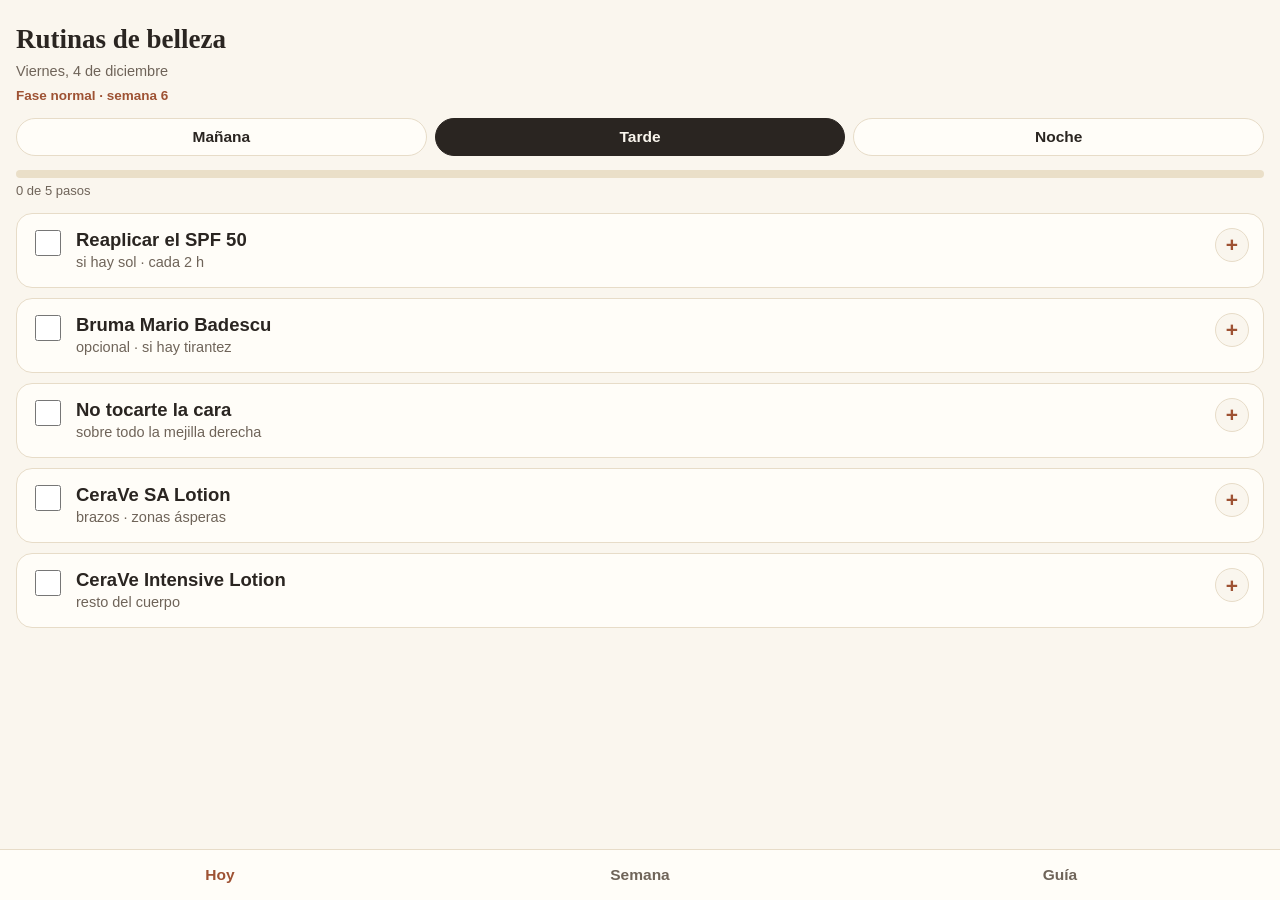
<file: belleza/index.html>
<!DOCTYPE html>
<html lang="es">
<head>
<meta charset="utf-8">
<meta name="viewport" content="width=device-width, initial-scale=1, viewport-fit=cover">
<title>Rutinas de belleza</title>
<meta name="theme-color" content="#2A2521">
<meta name="apple-mobile-web-app-capable" content="yes">
<meta name="mobile-web-app-capable" content="yes">
<meta name="apple-mobile-web-app-status-bar-style" content="default">
<meta name="apple-mobile-web-app-title" content="Belleza">
<link rel="manifest" href="manifest.webmanifest">
<link rel="icon" href="icon.svg" type="image/svg+xml">
<link rel="apple-touch-icon" href="icon.svg">
<style>
:root{--marfil:#FAF6EE;--papel:#FFFDF8;--arena:#EADFC8;--terra:#C06B47;--terra2:#9E5233;--carbon:#2A2521;--suave:#6f6459;--linea:#e7dcc8;--ok:#4d7c4d}
*{box-sizing:border-box;-webkit-tap-highlight-color:transparent}
html,body{margin:0;padding:0}
body{background:var(--marfil);color:var(--carbon);font-family:-apple-system,BlinkMacSystemFont,"Segoe UI",Roboto,sans-serif;font-size:17px;line-height:1.45;padding:18px 16px 90px}
h1{font-family:Georgia,"Times New Roman",serif;font-weight:600;font-size:27px;margin:2px 0 2px}
.sub{color:var(--suave);font-size:14.5px;margin:0 0 4px}
.fase{color:var(--terra2);font-size:13.5px;font-weight:600;margin:0 0 12px}
.tabs{display:flex;gap:8px;margin:10px 0 14px}
.tabs button{flex:1;border:1px solid var(--linea);background:var(--papel);color:var(--carbon);border-radius:999px;padding:9px 0;font-size:15.5px;font-weight:600}
.tabs button.on{background:var(--carbon);color:var(--marfil);border-color:var(--carbon)}
.prog{height:8px;background:var(--arena);border-radius:99px;overflow:hidden;margin:8px 0 4px}
.prog i{display:block;height:100%;background:var(--terra);width:0;transition:width .25s}
.progtxt{font-size:13px;color:var(--suave);margin:0 0 12px}
.step{display:flex;gap:12px;align-items:flex-start;background:var(--papel);border:1px solid var(--linea);border-radius:16px;padding:14px 14px;margin:0 0 10px}
.step input{width:26px;height:26px;accent-color:var(--ok);flex:0 0 auto;margin-top:2px}
.step .tx{flex:1;min-width:0}
.step .n{font-size:18.5px;font-weight:650;line-height:1.25}
.step.done .n{color:var(--suave);text-decoration:line-through}
.step .c{color:var(--suave);font-size:14.5px;margin-top:1px}
.step .d{display:none;margin-top:8px;font-size:15px;color:#463d33;background:var(--marfil);border:1px solid var(--linea);border-radius:12px;padding:10px 12px}
.step.open .d{display:block}
.plus{flex:0 0 auto;width:34px;height:34px;border-radius:50%;border:1px solid var(--linea);background:var(--marfil);color:var(--terra2);font-size:21px;line-height:1;font-weight:600}
.chips{display:flex;gap:8px;flex-wrap:wrap;margin:6px 0 12px}
.chips button{border:1px solid var(--linea);background:var(--papel);border-radius:999px;padding:8px 14px;font-size:15px;font-weight:600;color:var(--carbon)}
.chips button.on{background:var(--terra);border-color:var(--terra);color:#fff}
.band{background:#f7e8e2;border:1px solid #e3b7a6;color:#71351f;border-radius:14px;padding:11px 13px;font-size:15px;margin:0 0 12px}
.card{background:var(--papel);border:1px solid var(--linea);border-radius:16px;padding:13px 14px;margin:0 0 10px}
.card .t{font-weight:650;font-size:16.5px;text-transform:capitalize}
.tags{margin-top:5px;display:flex;gap:6px;flex-wrap:wrap}
.tag{font-size:12.5px;background:var(--arena);border-radius:999px;padding:3px 9px;font-weight:600;color:#5b4a38}
.tag.hot{background:var(--terra);color:#fff}
details.sec{background:var(--papel);border:1px solid var(--linea);border-radius:16px;margin:0 0 10px;padding:0}
details.sec summary{list-style:none;cursor:pointer;padding:14px;font-weight:650;font-size:16.5px;display:flex;justify-content:space-between;align-items:center}
details.sec summary::-webkit-details-marker{display:none}
details.sec summary .p{color:var(--terra2);font-size:21px;font-weight:600}
details.sec .in{padding:0 14px 14px;font-size:15px;color:#463d33}
details.sec .in p{margin:6px 0}
details.sec .in li{margin:4px 0}
.secT{font-size:14px;font-weight:700;letter-spacing:.06em;text-transform:uppercase;color:var(--suave);margin:16px 0 8px}
.nav{position:fixed;left:0;right:0;bottom:0;background:var(--papel);border-top:1px solid var(--linea);display:flex;padding:8px 10px calc(8px + env(safe-area-inset-bottom))}
.nav button{flex:1;background:none;border:none;font-size:15.5px;font-weight:650;color:var(--suave);padding:8px 0}
.nav button.on{color:var(--terra2)}
.hide{display:none}
.small{font-size:13.5px;color:var(--suave)}
</style>
</head>
<body>
<header>
  <h1 id="titulo">Rutinas de belleza</h1>
  <p class="sub" id="fecha">—</p>
  <p class="fase" id="fase">—</p>
</header>

<main id="view-hoy">
  <button id="backtoday" class="hide" style="border:1px solid var(--linea);background:var(--papel);border-radius:999px;padding:7px 14px;font-weight:650;font-size:14.5px;margin:0 0 8px">↩ Volver a hoy</button>
  <div class="tabs" id="sectabs">
    <button data-s="manana">Mañana</button>
    <button data-s="tarde">Tarde</button>
    <button data-s="noche">Noche</button>
  </div>
  <div class="prog"><i id="bar"></i></div>
  <p class="progtxt" id="progtxt"></p>
  <div id="skinbox" class="hide">
    <p class="secT">¿Tu piel hoy?</p>
    <div class="chips" id="skinchips">
      <button data-v="Bien">Bien</button>
      <button data-v="Ardor">Ardor</button>
      <button data-v="Rojez">Rojez</button>
      <button data-v="Pelado">Pelado</button>
    </div>
    <div class="band hide" id="skinband">Hoy: pasa a reparación · Pausa activos 3–4 noches y vuelve solo cuando la piel esté tranquila.</div>
  </div>
  <div id="steps"></div>
</main>

<main id="view-semana" class="hide"><div id="week"></div></main>

<main id="view-guia" class="hide">
  <details class="sec"><summary>Roller y pen: ¿no es lo mismo? <span class="p">+</span></summary><div class="in">
    <p><b>No, son dos aparatos distintos</b>, aunque los dos trabajan con agujitas:</p>
    <ul>
      <li><b>Dermaroller</b>: tu ruedita manual de 0,25 mm. Se rueda con la mano. Superficial, de mantenimiento. Va los <b>miércoles</b>.</li>
      <li><b>Dermapen</b>: tu pen eléctrico de cartuchos. Las agujas entran verticales y la profundidad se ajusta (hasta 0,5 mm en casa). Es la sesión <b>fuerte</b>, parecida a la que te hacían en consulta. Va <b>un domingo al mes</b>.</li>
    </ul>
    <p>Nunca van el mismo día. El roller mantiene entre una sesión de pen y la otra.</p>
  </div></details>
  <details class="sec"><summary>Guía · Dermaroller (ruedita manual) <span class="p">+</span></summary><div class="in">
    <p>Miércoles en la noche, desde el 25/11/2026. Sustituye a esa noche. Solo si la piel está tranquila: sin brote inflamado, herida, quemadura ni irritación.</p>
    <ul>
      <li>Manos lavadas. Limpia con CeraVe Foaming y seca a toques.</li>
      <li>Desinfecta la cabeza del roller con alcohol al 70% y deja secar. No lo compartas. Si una aguja está doblada, no lo uses.</li>
      <li>Por zonas (frente, mejillas, nariz, mentón), sin presionar: 4 pasadas verticales, 4 horizontales y 4 diagonales, levantando el roller en cada cambio. Nunca en párpados ni labios.</li>
      <li><b>Nunca sobre la mancha oscura de la mejilla derecha</b> hasta que un dermatólogo la vea en persona.</li>
      <li>Después: Anua PDRN y la crema que toque. Vuelve a desinfectar el roller y guárdalo en su estuche.</li>
      <li>Esa noche nada más: sin retinoide, ácidos, vitamina C, PanOxyl ni INIA.</li>
    </ul></div></details>
  <details class="sec"><summary>Guía · Dermapen (el eléctrico) <span class="p">+</span></summary><div class="in">
    <p>Un domingo cada 4 semanas (6/12/2026, 3/1/2027, 31/1/2027…). Cartucho estéril nuevo cada vez; se abre en el momento y se desecha en un recipiente rígido.</p>
    <ul>
      <li><b>Cartucho de 36 agujas</b>: el de la sesión completa. El de 42 es el más suave. El de 12, solo localizado y con práctica.</li>
      <li>Si hay brote inflamado, herpes, quemadura o irritación: se pospone.</li>
      <li>Profundidades en casa: frente 0.25 mm, nariz 0.25 mm, mejillas 0.5 mm, mentón 0.5 mm. Sin pasar de ahí. Velocidad baja-media.</li>
      <li>Suero deslizante: <b>una cápsula WNP</b> (solo se usan para esto), por zonas, reponiendo al secarse. Pasadas cortas sin presionar ni arrastrar en círculos. 10–15 minutos.</li>
      <li>Saltar siempre la mancha oscura de la mejilla derecha.</li>
      <li>Al terminar no laves hasta la mañana siguiente. Al día siguiente: enjuague suave, hidratante y SPF mineral obligatorio, sin sol directo ni gym fuerte o sauna.</li>
      <li>Sábado anterior y lunes y martes siguientes: noches de reparación automáticas en la app.</li>
    </ul></div></details>
  <details class="sec"><summary>Seguridad <span class="p">+</span></summary><div class="in">
    <p><b>Máscara LED:</b> autorizada por tu doctor para tu glaucoma congénito (28/10/2026). Úsala con los ojos cerrados, sobre piel limpia y seca, antes de cualquier producto. Si un día notas dolor ocular, halos, destellos o cambios de visión: suspéndela y avisa.</p>
    <p><b>Chequeo antes de agujas o LED:</b> ¿brote inflamado? ¿herpes reciente? ¿herida o piel rota? ¿quemadura de sol? ¿ardor o pelado hoy? Si algo es sí: pospón y pasa a reparación.</p>
    <p><b>Signos de alarma tras agujas:</b> rojez que pasa de 48–72 h, piel que se oscurece, dolor que crece, calor, hinchazón o secreción: para todo activo y consulta a un dermatólogo.</p>
    <p><b>Regla de oro:</b> un activo fuerte por noche. Si la crema de siempre un día escuece, sobran activos: 5–7 días solo de reparación.</p>
    <p>Esta app organiza tu rutina cosmética. No sustituye la valoración de un dermatólogo.</p>
  </div></details>
  <details class="sec"><summary>Revisiones y cambios <span class="p">+</span></summary><div class="in">
    <p id="nextrev"><b>Próxima revisión:</b> —</p>
    <p>Fotos de control (misma luz, frente y dos perfiles) y decisión: seguir igual o cambiar. Revisiones: 11/11 y 25/11/2026, 9/12 y 23/12/2026, 6/1/2027 y la grande el 20/1/2027.</p>
    <p><b>Historial:</b> v1 plan original · v1.1 orden corregido (aparatos primero, un producto de ojos, una crema) · v2 evaluación científica con tus decisiones (LED autorizada por tu doctor, agujas en casa con protocolo, carga reducida, todo en rotación, adaptación de 4 semanas) · v2.1 WNP solo con el dermapen · v2.2 vista simple.</p>
    <p><b>Al recomprar:</b> PanOxyl facial 4–5% (el 10% queda para cuerpo) y niacinamida 4–5%.</p>
    <p><b>A valorar con dermatólogo:</b> la mancha oscura de la mejilla (verla con dermatoscopia antes de tratarla) y el ácido azelaico 15–20% para las marcas.</p>
  </div></details>
</main>

<nav class="nav">
  <button data-v="hoy" class="on">Hoy</button>
  <button data-v="semana">Semana</button>
  <button data-v="guia">Guía</button>
</nav>

<script>
"use strict";
const DAY=86400000, START=Date.UTC(2026,9,28), PEN0=Date.UTC(2026,11,6);
const $=s=>document.querySelector(s);
function chicago(){const p=new Intl.DateTimeFormat("en-US",{timeZone:"America/Chicago",year:"numeric",month:"numeric",day:"numeric",hour:"numeric",hour12:false}).formatToParts(new Date());const o={};p.forEach(x=>o[x.type]=x.value);return{y:+o.year,m:+o.month,d:+o.day,h:(+o.hour)%24}}
function autoSection(){const c=chicago();let ms=Date.UTC(c.y,c.m-1,c.d);let s;if(c.h>=5&&c.h<12)s="manana";else if(c.h>=12&&c.h<19)s="tarde";else if(c.h>=19)s="noche";else{s="noche";ms-=DAY}return{ms,s}}
const di=ms=>Math.round((ms-START)/DAY);
const wd=ms=>new Date(ms).getUTCDay();
const isPen=ms=>ms>=PEN0&&(ms-PEN0)%(28*DAY)===0;
const adapt=ms=>{const d=di(ms);return d>=0&&d<28};
function fmt(ms){let t=new Date(ms).toLocaleDateString("es-ES",{timeZone:"UTC",weekday:"long",day:"numeric",month:"long"});return t.charAt(0).toUpperCase()+t.slice(1)}
function hydrator(ms){return [1,3,5,0].includes(wd(ms))?{n:"Anua PDRN Serum",c:"2–3 gotas · piel húmeda",d:"Suero hidratante y reparador (PDRN + hialurónico). Sobre la piel húmeda, antes de la crema."}:{n:"Anua PDRN Serum",c:"2–3 gotas · piel húmeda",d:"Suero hidratante y reparador (PDRN + hialurónico). Sobre la piel húmeda, antes de la crema."}}
function repairCream(ms){return Math.floor(di(ms)/7)%2===0?{n:"COSRX Snail 92",c:"capa fina · último paso",d:"Crema de mucina de caracol. Es la única crema de esta noche."}:{n:"SKIN1004 Centella Cream",c:"capa fina · último paso",d:"Crema calmante de centella. Es la única crema de esta noche."}}
function morningSteps(ms){
  const w=wd(ms),d=di(ms),st=[];
  let cl;
  if((w===2||w===6)&&!(adapt(ms)&&d<14&&w===2)) cl={n:"PanOxyl 10%",c:"en la ducha · 1–2 min",d:"Peróxido de benzoilo al 10% en lavado. Déjalo actuar 1–2 minutos y enjuaga bien. Mancha las toallas de color. También sirve para espalda y pecho."};
  else if(w===3&&(Math.floor(d/7)%2===1)) cl={n:"SkinMedica AHA/BHA Cleanser",c:"limpieza profunda · hoy",d:"Limpiador exfoliante con ácidos, solo miércoles de semanas alternas. Masajea y enjuaga; hoy no hay otro exfoliante de mañana."};
  else cl={n:"CeraVe Foaming Cleanser",c:"60 segundos · agua tibia",d:"Limpiador suave. Si amaneciste sin grasa ni sudor, basta enjuagar solo con agua."};
  st.push(cl);
  if([1,3,5,0].includes(w)&&!isPen(ms)) st.push({n:"Máscara LED TheraFace",c:"piel seca · programa completo",d:"Autorizada por tu doctor. Ojos cerrados, sobre la piel limpia y seca, antes de cualquier suero. Programa completo del equipo (aprox. 9 min). Suspéndela y avisa si notas dolor ocular o cambios de visión."});
  st.push({n:"SPA LIFE Vitamin C",c:"3–4 gotas · cara y cuello",d:"Suero de vitamina C. Espera 1 minuto antes del siguiente paso. Se usa hasta acabarse; no se repone sin etiqueta verificable."});
  st.push({n:"Caffeine Solution (ojos)",c:"1 gota · contorno externo",d:"The Ordinary Caffeine 5% + EGCG. Solo por fuera del ojo, con el dedo anular. Es el único producto de ojos del día."});
  st.push(hydrator(ms));
  st.push({n:"SkinMedica Rejuvenative",c:"capa fina",d:"La única crema de la mañana."});
  const afterPen=isPen(ms-DAY);
  st.push(afterPen?{n:"CeraVe Mineral SPF 50",c:"dos dedos · cara y cuello",d:"Hoy toca el mineral: es el día después del dermapen. Puede dejar velo blanco."}:{n:"Neutrogena Clear Face SPF 50",c:"dos dedos · cara y cuello",d:"Último paso de la mañana. Reaplicar cada 2 horas si estás al sol, en sesión exterior o manejando mucho."});
  return st;
}
function afternoonSteps(ms){
  const w=wd(ms),st=[
   {n:"Reaplicar el SPF 50",c:"si hay sol · cada 2 h",d:"Solo si estás al aire libre, en sesión exterior o manejando. Dos dedos para cara y cuello."},
   {n:"Bruma Mario Badescu",c:"opcional · si hay tirantez",d:"Refresca durante el día. Si un día escuece, se suspende: lleva fragancia."},
   {n:"No tocarte la cara",c:"sobre todo la mejilla derecha",d:"Tocarte la marca es lo que más la oscurece."}];
  if(w===1) st.push({n:"Puolern Body Scrub (ducha)",c:"espalda, pecho, hombros",d:"Exfoliante corporal AHA & BHA, 1 vez por semana. Nunca en la cara."});
  if([2,4,6].includes(w)) st.push({n:"Glytone Spray 2%",c:"espalda y pecho · tras la ducha",d:"Ácido salicílico en spray. Deja secar antes de vestirte."});
  else st.push({n:"CeraVe SA Lotion",c:"brazos · zonas ásperas",d:"Loción con salicílico para piel áspera. Hoy no hay spray en esa zona."});
  st.push({n:"CeraVe Intensive Lotion",c:"resto del cuerpo",d:"Loción corporal de a diario."});
  return st;
}
function nightKind(ms){
  const w=wd(ms),d=di(ms);
  if(d<0) return "pre";
  if(isPen(ms)) return "pen";
  if(isPen(ms+DAY)||isPen(ms-DAY)||isPen(ms-2*DAY)) return "repair";
  if(adapt(ms)){
    if(w===1||w===4) return "differin";
    if(w===2&&d>=14) return "acid";
    if(w===5) return "inia";
    return "repair";
  }
  return {0:"repair",1:"differin",2:"acid",3:"roller",4:"differin",5:"inia",6:"differin"}[w];
}
function acidStep(ms){
  const idx=Math.round((di(ms)-6)/7)-2;
  return idx%2===0?{n:"Glycolic Acid 7%",c:"con algodón · frente, nariz, mejillas",d:"The Ordinary Glycolic Acid 7%. Con algodón, sin tocar barba ni contorno de ojos. Es la única noche de ácido de esta semana."}:{n:"Salicylic Acid 2%",c:"solo nariz y mejillas internas",d:"The Ordinary Salicylic Acid 2%, localizado donde están el poro y el punto negro. Es la única noche de ácido de esta semana."};
}
function nightSteps(ms){
  const w=wd(ms),kind=nightKind(ms),st=[{n:"CeraVe Foaming Cleanser",c:"60 segundos",d:"Limpieza de la noche. Si el día fue de mucho protector, repite solo la zona T. Seca a toques."}];
  const eye={n:"Instant Bright Eye Cream",c:"contorno · antes de la crema",d:"El único producto de ojos de la noche. La cafeína es solo de mañana."};
  const nia={n:"Niacinamide 10% + Zinc",c:"2–3 gotas",d:"The Ordinary. Ayuda con marcas y grasa."};
  if(kind==="differin"){
    st.push(eye);
    let dif={n:"Differin Gel 0.1%",c:"un chícharo · piel bien seca",d:"Adapaleno. Espera 2–3 min tras limpiar a que la piel seque del todo. Frente, nariz, mejillas sobre la barba y mentón. Evita ojos, aletas de la nariz y labios. Si hay un brote activo localizado, esta noche puedes sustituirlo por Biretix solo en esa zona."};
    if(w===6){const idx=Math.round((di(ms)-3)/7);if(idx%2===1) dif={n:"celimax Retinal Shot",c:"hoy sustituye al Differin",d:"Retinal 0.1% en frente y mejillas, en lugar del Differin (sábado alterno). Sustituye, no se suma."};}
    st.push(dif);
    st.push(w===6?{n:"SKIN1004 Centella Cream",c:"capa fina · último paso",d:"La única crema de esta noche."}:{n:"COSRX Snail 92",c:"capa fina · último paso",d:"La única crema de esta noche. Si el Differin te irrita, técnica sándwich: esta misma crema antes y después de él."});
  }else if(kind==="acid"){
    st.push(acidStep(ms));
    st.push({n:"Deja asentar",c:"1–2 minutos",d:"Solo deja que el ácido se asiente. No hace falta esperar 10 minutos: no tiene respaldo."});
    st.push(nia); st.push(eye);
    st.push({n:"SKIN1004 Centella Cream",c:"capa fina · último paso",d:"La única crema de esta noche."});
  }else if(kind==="inia"){
    const idx=Math.round((di(ms)-2)/7),modo=idx%2===0?"Lift":"Tighten";
    st.push({n:"INIA · modo "+modo,c:"con su gel conductor · 10 min",d:"Un solo modo por día (Lift y Tighten nunca el mismo día), como dice su manual: con el gel conductor del equipo, nivel bajo. Hoy toca "+modo+"; la semana que viene, el otro."});
    st.push({n:"INIA · Infuse con "+hydrator(ms).n,c:"el suero es la hidratación",d:"El modo Infuse trabaja con el suero puesto: este paso ES la hidratación de la noche. No se aplica otro suero hidratante antes ni se repite después."});
    st.push(nia); st.push(eye);
    st.push({n:"COSRX Snail 92",c:"capa fina · último paso",d:"La única crema de esta noche."});
  }else if(kind==="roller"){
    st.push({n:"Desinfecta el dermaroller",c:"alcohol 70% · deja secar",d:"Revisa que ninguna aguja esté doblada. No lo compartas."});
    st.push({n:"Dermaroller 0.25 mm",c:"4 pasadas por zona · sin presionar",d:"Frente, mejillas, nariz y mentón: 4 verticales, 4 horizontales, 4 diagonales, levantándolo en cada cambio. Nunca en párpados ni labios. Salta la mancha oscura de la mejilla derecha. Solo si la piel está tranquila; si hay brote inflamado, se pospone."});
    st.push({n:"Anua PDRN Serum",c:"enseguida · piel receptiva",d:"Justo después del roller. Sin cápsulas WNP: esas son solo del dermapen."});
    st.push(repairCream(ms));
  }else if(kind==="pen"){
    st.push({n:"Revisa tu piel",c:"¿brote, herpes, irritación?",d:"Si hay brote inflamado, herpes, quemadura o irritación: se pospone. Salta siempre la mancha oscura de la mejilla derecha."});
    st.push({n:"Cartucho estéril de 36",c:"nuevo · se abre ahora",d:"Cartucho de 36 agujas para la sesión completa. El de 42 es el más suave; el de 12, solo localizado y con práctica. Al terminar, deséchalo en un recipiente rígido."});
    st.push({n:"Dermapen + cápsula WNP",c:"WNP = suero deslizante",d:"Abre una cápsula WNP y úsala como suero deslizante, por zonas. Profundidades: frente 0.25, nariz 0.25, mejillas 0.5, mentón 0.5 mm. Pasadas cortas sin presionar. 10–15 min. Rojez leve 24–48 h es lo esperado. No laves hasta mañana."});
    st.push({n:"SKIN1004 Centella Cream",c:"capa fina · último paso",d:"La única crema de esta noche. Nada de retinoide, ácidos ni vitamina C."});
  }else{ /* repair */
    st.push(hydrator(ms)); st.push(nia); st.push(eye); st.push(repairCream(ms));
  }
  if((w===2||w===0)&&kind!=="pen"&&kind!=="roller") st.push({n:"SPA LIFE Retinol",c:"solo cuello y manos",d:"Retinol cosmético en cuello y manos, donde no va el Differin de la cara. Así se usa sin duplicar retinoide en la cara."});
  return st;
}
function stepsFor(ms,s){return s==="manana"?morningSteps(ms):s==="tarde"?afternoonSteps(ms):nightSteps(ms)}
function kindLabel(ms){return {differin:"Noche A · Differin",acid:"Noche B · Ácido",inia:"Noche C · Reparación + INIA",roller:"Noche · Dermaroller",pen:"Noche · Dermapen",repair:"Noche C · Reparación",pre:"Aún no empieza"}[nightKind(ms)]||""}
</script>
<script>
"use strict";
const LS_C="belleza-checks-v1", LS_S="belleza-skin-v1";
const load=(k,d)=>{try{return JSON.parse(localStorage.getItem(k))||d}catch(e){return d}};
const save=(k,v)=>{try{localStorage.setItem(k,JSON.stringify(v))}catch(e){}};
let cur=autoSection(), view="hoy";
function dateKey(ms){return new Date(ms).toISOString().slice(0,10)}
function render(){
  document.querySelectorAll(".nav button").forEach(b=>b.classList.toggle("on",b.dataset.v===view));
  $("#view-hoy").classList.toggle("hide",view!=="hoy");
  $("#view-semana").classList.toggle("hide",view!=="semana");
  $("#view-guia").classList.toggle("hide",view!=="guia");
  if(view==="semana") renderWeek();
  if(view==="guia") renderRev();
  if(view!=="hoy") return;
  const {ms,s}=cur;
  $("#fecha").textContent=fmt(ms)+(s==="noche"?" · "+kindLabel(ms):"");
  const d=di(ms);
  $("#fase").textContent=d<0?"La rutina empieza el miércoles 28 de octubre":adapt(ms)?"Fase de adaptación · día "+(d+1)+" de 28":"Fase normal · semana "+(Math.floor(d/7)+1);
  document.querySelectorAll("#sectabs button").forEach(b=>b.classList.toggle("on",b.dataset.s===s));
  $("#backtoday").classList.toggle("hide",ms===autoSection().ms);
  $("#skinbox").classList.toggle("hide",s!=="noche");
  const skinAll=load(LS_S,{}), skin=skinAll[dateKey(ms)]||"Bien";
  document.querySelectorAll("#skinchips button").forEach(b=>b.classList.toggle("on",b.dataset.v===skin));
  $("#skinband").classList.toggle("hide",skin==="Bien");
  const steps=nightKind(ms)==="pre"&&s==="noche"?[]:stepsFor(ms,s);
  const all=load(LS_C,{}), key=dateKey(ms)+"|"+s, done=new Set(all[key]||[]);
  const box=$("#steps"); box.innerHTML="";
  if(!steps.length) box.innerHTML='<div class="card">La rutina empieza el miércoles 28 de octubre. Esa noche toca reparación.</div>';
  steps.forEach((st,i)=>{
    const div=document.createElement("div"); div.className="step"+(done.has(i)?" done":"");
    div.innerHTML='<input type="checkbox" '+(done.has(i)?"checked":"")+'><div class="tx"><div class="n"></div><div class="c"></div><div class="d"></div></div><button class="plus">+</button>';
    div.querySelector(".n").textContent=st.n; div.querySelector(".c").textContent=st.c; div.querySelector(".d").textContent=st.d;
    div.querySelector("input").addEventListener("change",e=>{if(e.target.checked)done.add(i);else done.delete(i);all[key]=[...done];save(LS_C,all);render()});
    div.querySelector(".plus").addEventListener("click",e=>{div.classList.toggle("open");e.target.textContent=div.classList.contains("open")?"−":"+"});
    box.appendChild(div);
  });
  $("#bar").style.width=steps.length?Math.round(done.size/steps.length*100)+"%":"0%";
  $("#progtxt").textContent=steps.length?done.size+" de "+steps.length+" pasos":"";
}
function renderWeek(){
  const c=chicago(); let monday=Date.UTC(c.y,c.m-1,c.d); monday-=( (wd(monday)+6)%7 )*DAY;
  const box=$("#week"); box.innerHTML='<p class="small" style="margin:2px 0 10px">Toca un día para ver su rutina completa.</p>';
  for(let i=0;i<7;i++){
    const ms=monday+i*DAY, d=di(ms), tags=[];
    if(d<0) tags.push("Empieza el mié 28");
    else{
      if([1,3,5,0].includes(wd(ms))&&!isPen(ms)) tags.push("LED");
      const w=wd(ms);
      if((w===2||w===6)&&!(adapt(ms)&&d<14&&w===2)) tags.push("PanOxyl AM");
      if(w===3&&Math.floor(Math.max(d,0)/7)%2===1) tags.push("AHA/BHA AM");
      tags.push({differin:"Differin",acid:"Ácido 🟠",inia:"INIA",roller:"Roller",pen:"Dermapen",repair:"Reparación"}[nightKind(ms)]||"");
      if(w===1) tags.push("Exfoliante cuerpo");
    }
    const card=document.createElement("div"); card.className="card";
    card.innerHTML='<div class="t"></div><div class="tags">'+tags.filter(Boolean).map(t=>'<span class="tag'+(t.includes("🟠")?" hot":"")+'">'+t.replace(" 🟠","")+'</span>').join("")+'</div>';
    card.querySelector(".t").textContent=fmt(ms)+" ›"; card.style.cursor="pointer";
    card.addEventListener("click",()=>{cur={ms:ms,s:"manana"};view="hoy";render()});
    box.appendChild(card);
  }
}
function renderRev(){
  const revs=[Date.UTC(2026,10,11),Date.UTC(2026,10,25),Date.UTC(2026,11,9),Date.UTC(2026,11,23),Date.UTC(2027,0,6),Date.UTC(2027,0,20)];
  const today=Date.UTC(chicago().y,chicago().m-1,chicago().d);
  const nx=revs.find(r=>r>=today);
  $("#nextrev").innerHTML="<b>Próxima revisión:</b> "+(nx?fmt(nx):"20 de enero de 2027 (la grande, ya pasó el ciclo)");
}
document.querySelectorAll("#sectabs button").forEach(b=>b.addEventListener("click",()=>{cur.s=b.dataset.s; render()}));
$("#backtoday").addEventListener("click",()=>{cur=autoSection();render()});
document.querySelectorAll("#skinchips button").forEach(b=>b.addEventListener("click",()=>{const all=load(LS_S,{});all[dateKey(cur.ms)]=b.dataset.v;save(LS_S,all);render()}));
document.querySelectorAll(".nav button").forEach(b=>b.addEventListener("click",()=>{view=b.dataset.v;render()}));
document.querySelectorAll("details.sec summary").forEach(sm=>sm.addEventListener("click",()=>{const p=sm.querySelector(".p");setTimeout(()=>{p.textContent=sm.parentElement.open?"−":"+"},0)}));
render();
if("serviceWorker" in navigator){navigator.serviceWorker.register("sw.js").catch(()=>{})}
</script>
</body>
</html>
</file>
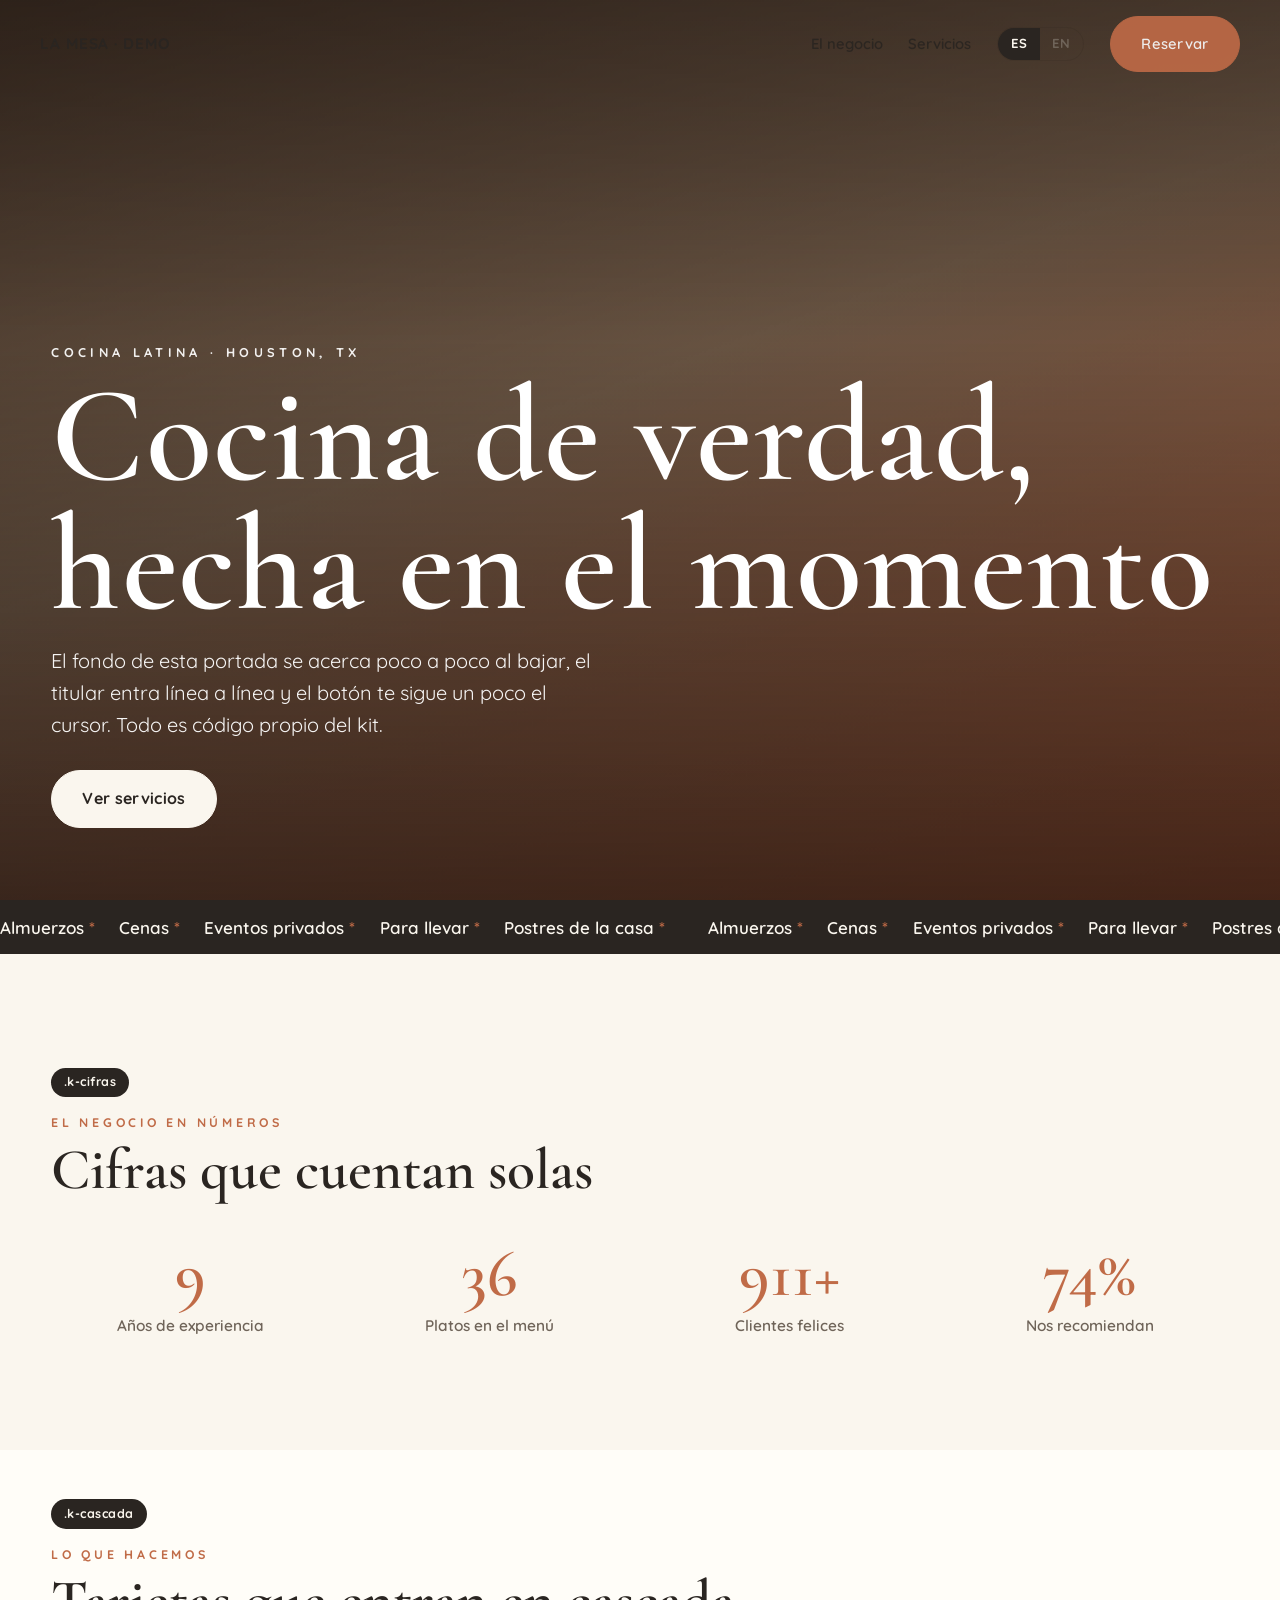
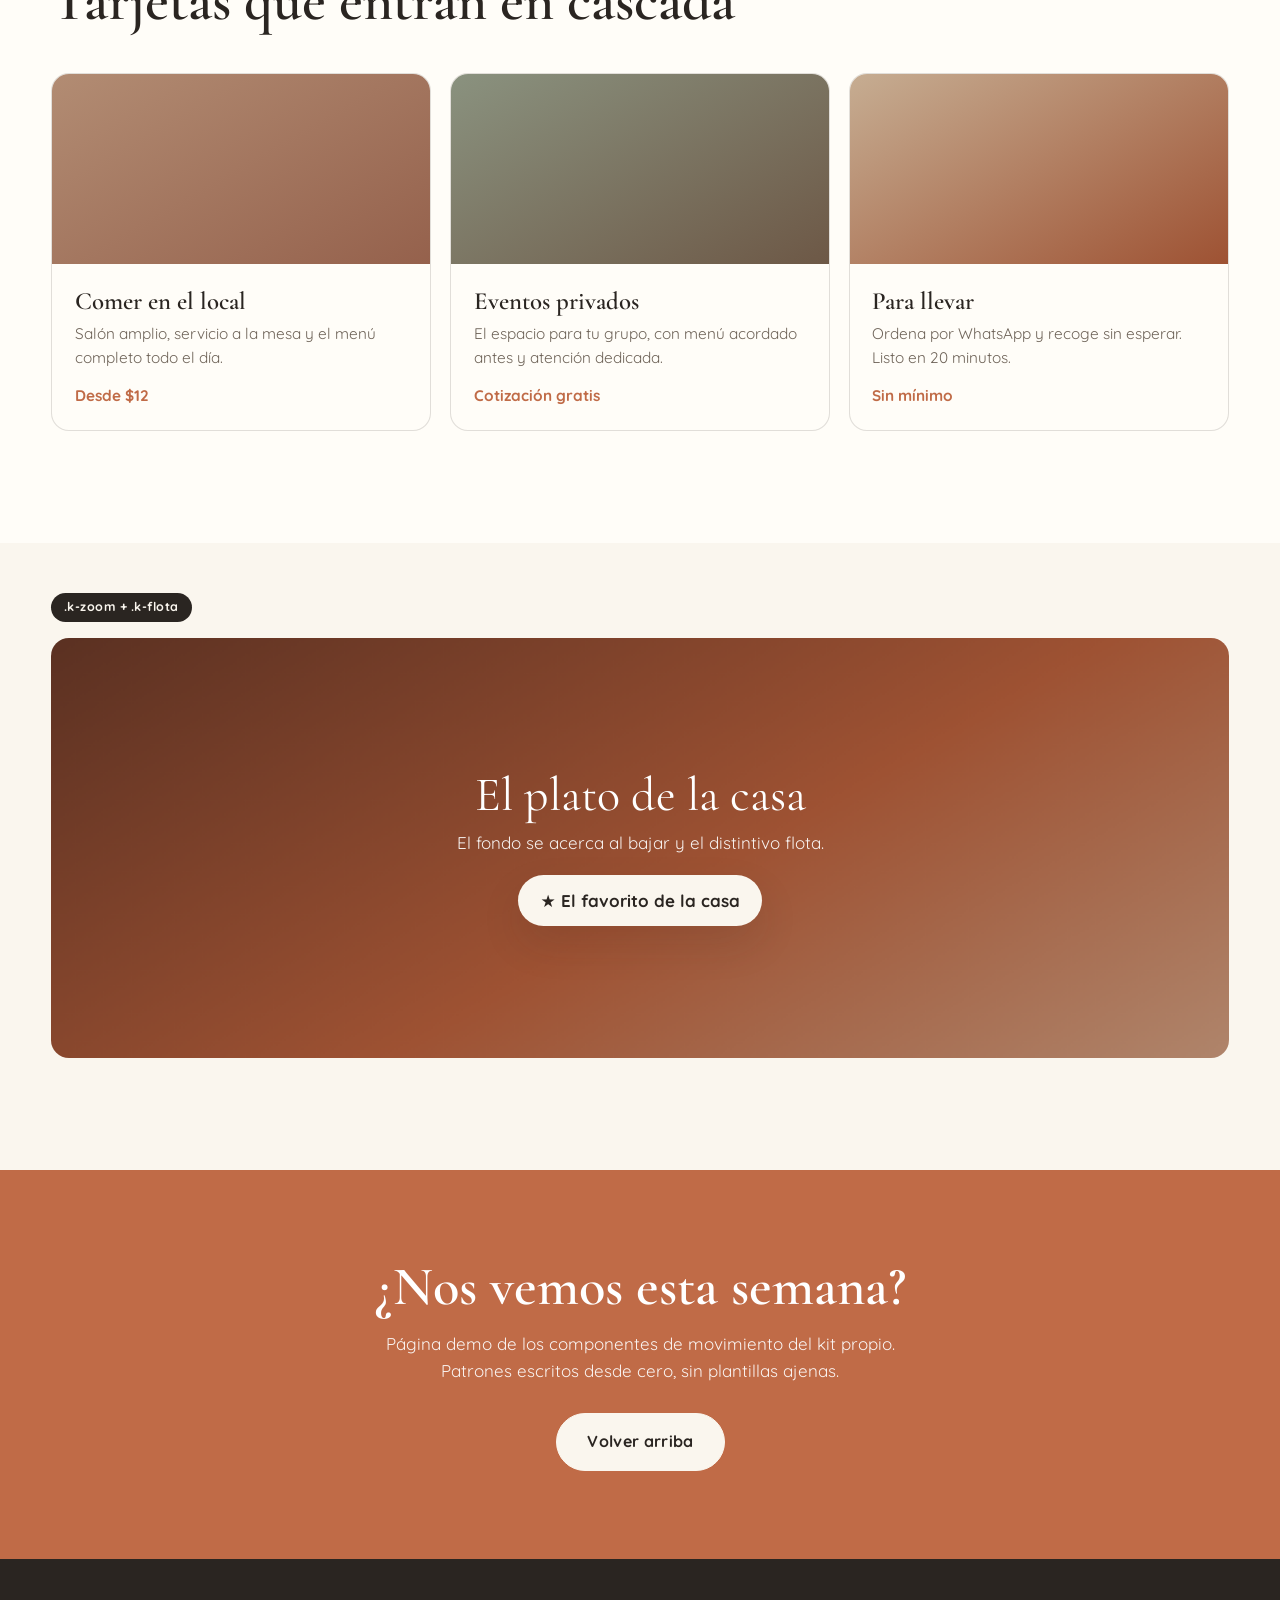
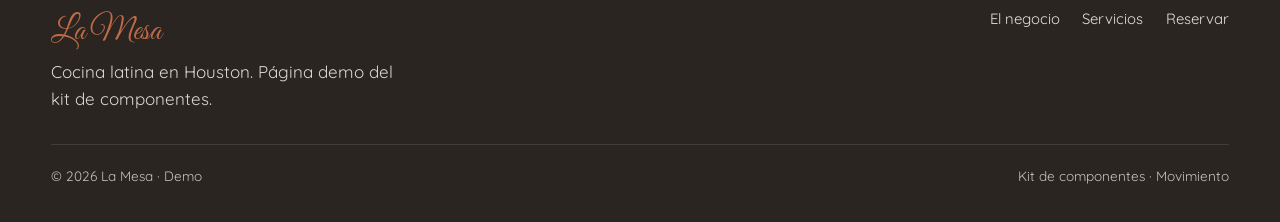
<file: kit-movimiento/index.html>
<!doctype html>
<html lang="es">
<head>
<meta charset="utf-8">
<meta name="viewport" content="width=device-width, initial-scale=1">
<title>Movimiento — patrones propios del kit</title>
<meta name="description" content="Demo viva de los componentes de movimiento del kit propio: titular por líneas, fondo que se acerca, cifras que cuentan, elemento flotante, botón magnético y grupo en cascada.">
<meta name="robots" content="noindex, nofollow">
<link rel="preconnect" href="https://fonts.googleapis.com">
<link rel="preconnect" href="https://fonts.gstatic.com" crossorigin>
<link href="https://fonts.googleapis.com/css2?family=Cormorant+Garamond:wght@500;600&family=Great+Vibes&family=Quicksand:wght@400;600;700;800&display=swap" rel="stylesheet">
<link rel="stylesheet" href="kit.css">
<style>
  .demo-hero{background:linear-gradient(160deg,#3a2c22 0%,#6d5846 45%,#9e5233 100%)}
  .panel-plato{height:min(56vh,420px);border-radius:var(--radio);display:grid;place-items:center;color:#fff;text-align:center}
  .panel-plato .fondo{background:linear-gradient(150deg,#532d20,#9e5233 55%,#b28c73)}
  .chip-flota{display:inline-block;background:var(--fondo);color:var(--tinta);font-weight:800;padding:.75rem 1.4rem;border-radius:999px;box-shadow:var(--sombra)}
  .demo-foto{height:190px;background:linear-gradient(150deg,#b28c73,#95614c)}
  .demo-foto2{height:190px;background:linear-gradient(150deg,#8a927f,#6d5846)}
  .demo-foto3{height:190px;background:linear-gradient(150deg,#c6ad92,#9e5233)}
  .etiqueta-mov{position:relative;display:inline-block;background:var(--tinta);color:var(--fondo);padding:.3rem .8rem;border-radius:999px;font-size:.78rem;font-weight:700;letter-spacing:.04em;margin-bottom:1rem}
</style>
</head>
<body>

<header class="k-nav">
  <a class="marca" href="#top">La Mesa · Demo</a>
  <nav>
    <a href="#cifras" data-es="El negocio" data-en="The place">El negocio</a>
    <a href="#servicios" data-es="Servicios" data-en="Services">Servicios</a>
    <span class="k-lang" role="group" aria-label="Idioma / Language">
      <button type="button" data-lang="es" class="activo" aria-pressed="true">ES</button>
      <button type="button" data-lang="en" aria-pressed="false">EN</button>
    </span>
    <a class="btn" href="#cierre" data-es="Reservar" data-en="Book now">Reservar</a>
  </nav>
</header>

<main id="top">

  <!-- Hero: fondo que se acerca (.k-zoom) + titular por líneas (.k-titular)
       + botón magnético (.k-magnetico) -->
  <section class="k-hero k-zoom demo-hero">
    <div class="fondo" aria-hidden="true" style="background:linear-gradient(160deg,#3a2c22,#6d5846 45%,#9e5233)"></div>
    <div class="contenido">
      <p class="kicker reveal" data-es="Cocina latina · Houston, TX" data-en="Latin kitchen · Houston, TX">Cocina latina · Houston, TX</p>
      <h1 class="k-titular">
        <span class="linea"><span>Cocina de verdad,</span></span>
        <span class="linea"><span>hecha en el momento</span></span>
      </h1>
      <p class="bajada reveal" data-es="El fondo de esta portada se acerca poco a poco al bajar, el titular entra línea a línea y el botón te sigue un poco el cursor. Todo es código propio del kit." data-en="This cover's background slowly zooms in as you scroll, the headline rises line by line and the button follows your cursor a little. All of it is the kit's own code.">El fondo de esta portada se acerca poco a poco al bajar, el titular entra línea a línea y el botón te sigue un poco el cursor. Todo es código propio del kit.</p>
      <div class="acciones reveal">
        <a class="btn btn--claro k-magnetico" href="#servicios" data-es="Ver servicios" data-en="See services">Ver servicios</a>
      </div>
    </div>
  </section>

  <div class="k-marquee" aria-hidden="true">
    <div class="pista">
      <span>Almuerzos <i>*</i> Cenas <i>*</i> Eventos privados <i>*</i> Para llevar <i>*</i> Postres de la casa <i>*</i>&nbsp;</span>
      <span>Almuerzos <i>*</i> Cenas <i>*</i> Eventos privados <i>*</i> Para llevar <i>*</i> Postres de la casa <i>*</i>&nbsp;</span>
    </div>
  </div>

  <!-- Cifras que cuentan (.k-cifras) -->
  <section class="k-sec" id="cifras">
    <div class="wrap">
      <span class="etiqueta-mov">.k-cifras</span>
      <div class="k-sec-head reveal">
        <p class="kicker" data-es="El negocio en números" data-en="The place in numbers">El negocio en números</p>
        <h2 data-es="Cifras que cuentan solas" data-en="Numbers that count themselves">Cifras que cuentan solas</h2>
      </div>
      <div class="k-cifras">
        <div class="k-cifra"><p class="num" data-contar="12">0</p><p class="rotulo" data-es="Años de experiencia" data-en="Years of experience">Años de experiencia</p></div>
        <div class="k-cifra"><p class="num" data-contar="48">0</p><p class="rotulo" data-es="Platos en el menú" data-en="Dishes on the menu">Platos en el menú</p></div>
        <div class="k-cifra"><p class="num" data-contar="1200" data-sufijo="+">0</p><p class="rotulo" data-es="Clientes felices" data-en="Happy clients">Clientes felices</p></div>
        <div class="k-cifra"><p class="num" data-contar="98" data-sufijo="%">0</p><p class="rotulo" data-es="Nos recomiendan" data-en="Would recommend us">Nos recomiendan</p></div>
      </div>
    </div>
  </section>

  <!-- Grupo en cascada (.k-cascada) -->
  <section class="k-sec k-sec--alt" id="servicios" style="padding-top:3rem">
    <div class="wrap">
      <span class="etiqueta-mov">.k-cascada</span>
      <div class="k-sec-head reveal">
        <p class="kicker" data-es="Lo que hacemos" data-en="What we do">Lo que hacemos</p>
        <h2 data-es="Tarjetas que entran en cascada" data-en="Cards that cascade in">Tarjetas que entran en cascada</h2>
      </div>
      <div class="k-cards k-cascada">
        <article class="k-card"><div class="demo-foto"></div><div class="cuerpo"><h3>Comer en el local</h3><p>Salón amplio, servicio a la mesa y el menú completo todo el día.</p><p class="precio">Desde $12</p></div></article>
        <article class="k-card"><div class="demo-foto2"></div><div class="cuerpo"><h3>Eventos privados</h3><p>El espacio para tu grupo, con menú acordado antes y atención dedicada.</p><p class="precio">Cotización gratis</p></div></article>
        <article class="k-card"><div class="demo-foto3"></div><div class="cuerpo"><h3>Para llevar</h3><p>Ordena por WhatsApp y recoge sin esperar. Listo en 20 minutos.</p><p class="precio">Sin mínimo</p></div></article>
      </div>
    </div>
  </section>

  <!-- Panel con zoom (.k-zoom) y distintivo flotante (.k-flota) -->
  <section class="k-sec" style="padding-top:3rem">
    <div class="wrap">
      <span class="etiqueta-mov">.k-zoom + .k-flota</span>
      <div class="k-zoom panel-plato reveal">
        <div class="fondo" aria-hidden="true"></div>
        <div style="position:relative;padding:1rem">
          <p style="font-family:var(--fuente-titulos);font-size:clamp(1.9rem,5vw,3rem);line-height:1.05" data-es="El plato de la casa" data-en="The house specialty">El plato de la casa</p>
          <p style="opacity:.92;margin:.5rem 0 1.2rem" data-es="El fondo se acerca al bajar y el distintivo flota." data-en="The background zooms in as you scroll and the badge floats.">El fondo se acerca al bajar y el distintivo flota.</p>
          <span class="chip-flota k-flota" data-es="★ El favorito de la casa" data-en="★ The house favorite">★ El favorito de la casa</span>
        </div>
      </div>
    </div>
  </section>

  <section class="k-cta" id="cierre">
    <div class="wrap reveal">
      <h2 data-es="¿Nos vemos esta semana?" data-en="See you this week?">¿Nos vemos esta semana?</h2>
      <p data-es="Página demo de los componentes de movimiento del kit propio. Patrones escritos desde cero, sin plantillas ajenas." data-en="Demo page for the kit's own motion components. Patterns written from scratch, no third-party templates.">Página demo de los componentes de movimiento del kit propio. Patrones escritos desde cero, sin plantillas ajenas.</p>
      <a class="btn btn--claro k-magnetico" href="#top" data-es="Volver arriba" data-en="Back to top">Volver arriba</a>
    </div>
  </section>

</main>

<footer class="k-footer">
  <div class="wrap">
    <div class="fila">
      <div>
        <p class="firma">La Mesa</p>
        <p style="opacity:.85;max-width:22rem">Cocina latina en Houston. Página demo del kit de componentes.</p>
      </div>
      <nav>
        <a href="#cifras">El negocio</a>
        <a href="#servicios">Servicios</a>
        <a href="#cierre">Reservar</a>
      </nav>
    </div>
    <div class="legal">
      <span>© <span data-anio>2026</span> La Mesa · Demo</span>
      <span>Kit de componentes · Movimiento</span>
    </div>
  </div>
</footer>

<script src="kit.js" defer></script>
</body>
</html>
</file>
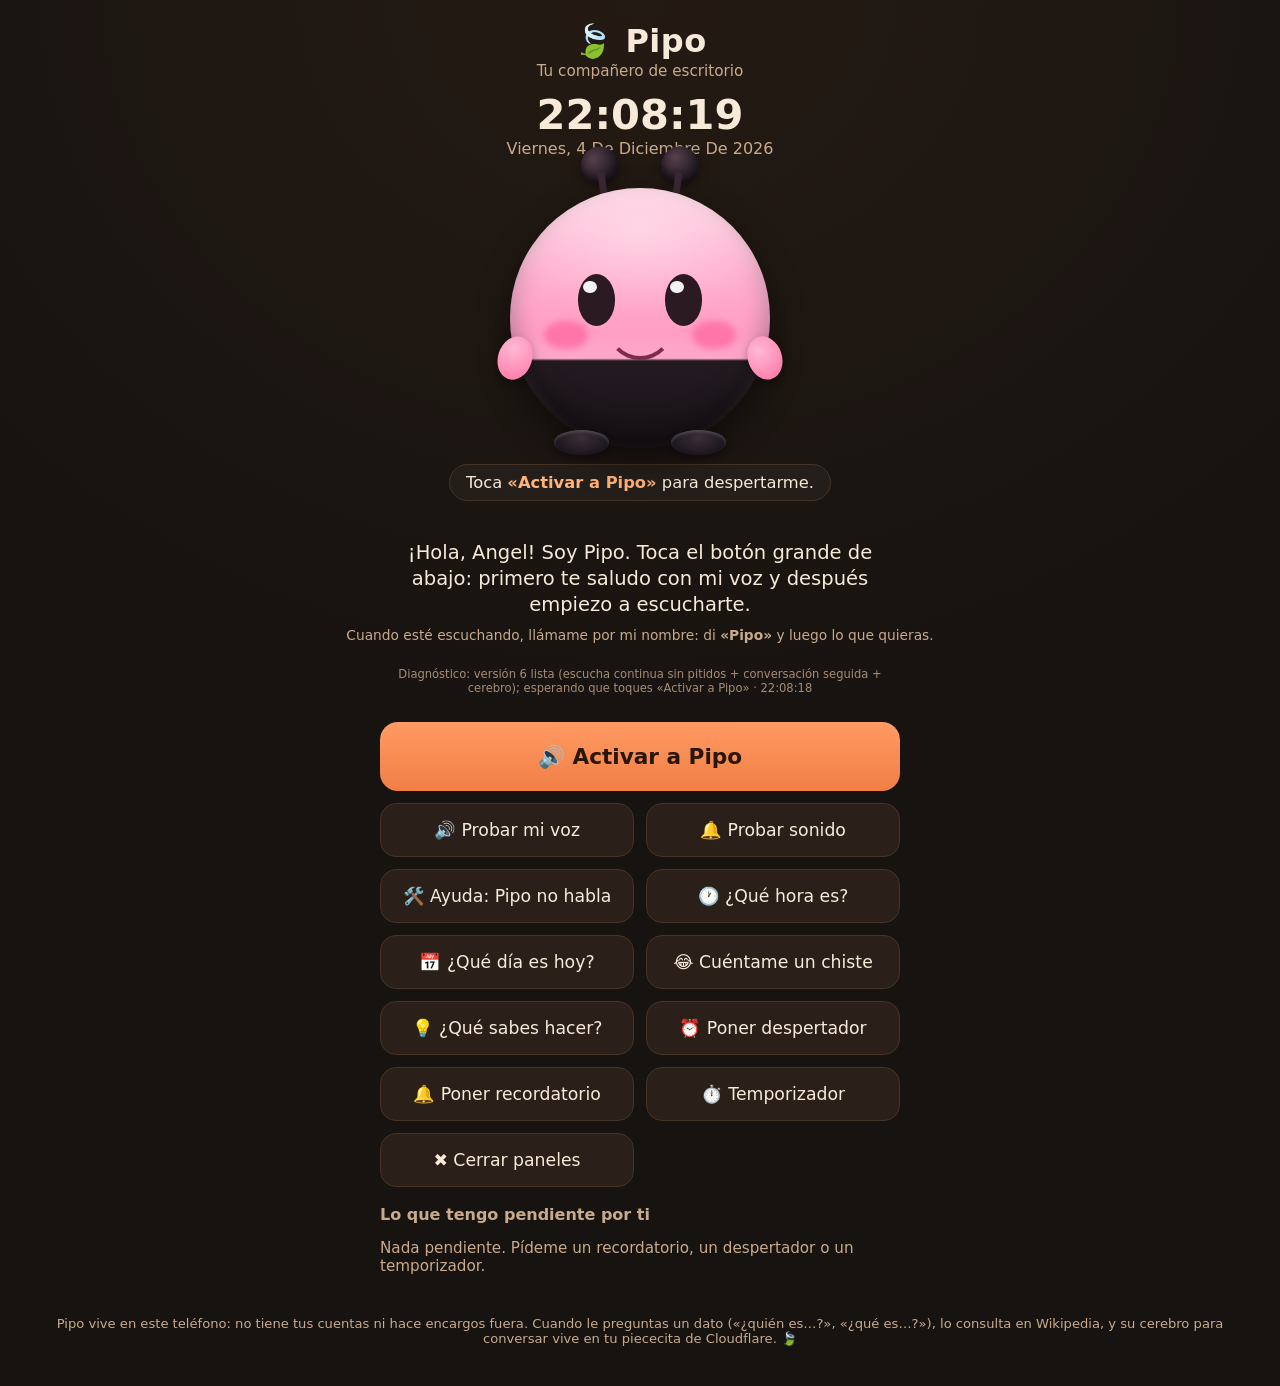
<file: pipo/index.html>
<!DOCTYPE html>
<html lang="es">
<head>
<meta charset="UTF-8">
<meta name="viewport" content="width=device-width, initial-scale=1.0, viewport-fit=cover">
<meta name="theme-color" content="#1B1410">
<meta name="mobile-web-app-capable" content="yes">
<title>Pipo · Tu compañero de escritorio</title>
<link rel="manifest" href="manifest.webmanifest">
<link rel="icon" href="icon.svg" type="image/svg+xml">
<style>
  :root{
    --bg:#171310; --bg2:#241a13; --card:#2b2019; --line:#453325;
    --ink:#f7ead9; --muted:#c9ab8c; --coral:#ff8c5a; --coral2:#ffb37a;
    --cream:#fff3e2; --ok:#9ed08a; --alert:#ff5a48;
  }
  *{box-sizing:border-box; -webkit-tap-highlight-color:transparent;}
  html,body{margin:0; padding:0;}
  body{
    background:radial-gradient(120% 90% at 50% 0%, var(--bg2) 0%, var(--bg) 60%);
    color:var(--ink); font-family:"Segoe UI", system-ui, -apple-system, Roboto, sans-serif;
    min-height:100vh; display:flex; flex-direction:column; align-items:center;
    padding:18px 16px 40px; text-align:center;
  }
  header h1{margin:4px 0 0; font-size:2rem; letter-spacing:.5px;}
  header p{margin:2px 0 0; color:var(--muted); font-size:.95rem;}
  #clock{font-size:2.6rem; font-weight:700; margin-top:10px; font-variant-numeric:tabular-nums;}
  #dateLine{color:var(--muted); font-size:1rem; margin-top:0; text-transform:capitalize;}

  /* ---------- Cara de Pipo ---------- */
  #faceWrap{position:relative; width:min(64vw,260px); aspect-ratio:1; margin:14px auto 4px;}
  #halo{
    position:absolute; inset:-8%; border-radius:50%;
    border:3px solid rgba(255,140,90,.0); pointer-events:none;
  }
  #faceWrap.listening #halo{border-color:rgba(255,120,170,.55); animation:pulse 1.4s ease-out infinite;}
  @keyframes pulse{0%{transform:scale(.92); opacity:.9;} 100%{transform:scale(1.12); opacity:0;}}
  #face{
    position:absolute; inset:0; border-radius:50%; z-index:1;
    background:
      radial-gradient(90% 55% at 50% 16%, rgba(255,255,255,.38) 0%, rgba(255,255,255,0) 60%),
      linear-gradient(180deg, #ffc7dd 0%, #ff9ec4 56%, #ffa8cc 65.5%, #241b21 66.5%, #161116 100%);
    box-shadow:0 14px 34px rgba(0,0,0,.45), inset 0 -14px 26px rgba(0,0,0,.35), inset 0 10px 18px rgba(255,255,255,.22);
    animation:breathe 4.2s ease-in-out infinite;
  }
  /* Antenas con pompones negros: la forma de Pompón, en rosa y negro */
  .antenna{position:absolute; top:-16%; width:16%; height:24%; z-index:0; transform-origin:50% 100%; animation:balanceo 5s ease-in-out infinite;}
  #antL{left:29%; transform:rotate(-8deg);}
  #antR{right:29%; transform:rotate(8deg); animation-delay:-2.5s;}
  @keyframes balanceo{0%,100%{rotate:-2.5deg;} 50%{rotate:2.5deg;}}
  .stalk{position:absolute; left:50%; bottom:0; transform:translateX(-50%); width:17%; height:60%; background:#3a2733; border-radius:99px;}
  .pompom{position:absolute; left:50%; top:0; transform:translateX(-50%); width:92%; aspect-ratio:1; border-radius:50%;
    background:radial-gradient(circle at 34% 30%, #57404f 0%, #2a2029 55%, #141017 100%);
    box-shadow:0 3px 8px rgba(0,0,0,.4), inset 0 -4px 8px rgba(0,0,0,.5);}
  /* Manitas rosas y piecitos negros */
  .hand{position:absolute; top:57%; width:13%; height:17%; z-index:2; border-radius:50%;
    background:radial-gradient(circle at 38% 30%, #ffb9d4 0%, #ff8fb8 60%, #f973a6 100%);
    box-shadow:0 4px 8px rgba(0,0,0,.3);}
  #handL{left:-4.5%; transform:rotate(18deg);}
  #handR{right:-4.5%; transform:rotate(-18deg);}
  .foot{position:absolute; bottom:-2.5%; width:21%; height:9.5%; z-index:2; border-radius:50%;
    background:radial-gradient(ellipse at 50% 30%, #3d2f38 0%, #1d161d 70%);
    box-shadow:inset 0 2px 3px rgba(255,255,255,.18), 0 3px 6px rgba(0,0,0,.35);}
  #footL{left:17%;} #footR{right:17%;}
  @keyframes breathe{0%,100%{transform:scale(1);} 50%{transform:scale(1.018);}}
  .eye{
    position:absolute; top:33%; width:14.5%; height:20%;
    background:#2b1a22; border-radius:50%;
    transform-origin:50% 50%; animation:blink 4.6s infinite;
  }
  .eye::after{content:''; position:absolute; top:13%; left:15%; width:36%; height:24%;
    background:#fff; border-radius:50%; opacity:.95;}
  #eyeL{left:26%;} #eyeR{right:26%;}
  @keyframes blink{0%, 91%, 100%{transform:scaleY(1);} 94%{transform:scaleY(.08);} 97%{transform:scaleY(1);}}
  #faceWrap.listening .eye{animation:none; transform:scaleY(1.12);}
  .cheek{position:absolute; top:51%; width:17%; height:11%; border-radius:50%;
    background:rgba(255,77,141,.5); filter:blur(3px);}
  #cheekL{left:13%;} #cheekR{right:13%;}
  #mouth{
    position:absolute; left:50%; top:53%; transform:translateX(-50%);
    width:26%; height:13%;
    border:4px solid #7c2d4e; border-top:none; border-left-color:transparent; border-right-color:transparent;
    border-radius:0 0 120px 120px;
    transition:all .18s ease;
  }
  #faceWrap.listening #mouth{
    width:11%; height:11%; border:4px solid #7c2d4e; border-radius:50%; background:#5e1f3a;
  }
  #faceWrap.speaking #mouth{
    width:19%; border:4px solid #7c2d4e; border-radius:50%; background:#5e1f3a;
    animation:talk .32s ease-in-out infinite alternate;
  }
  @keyframes talk{from{height:5%;} to{height:15%;}}

  /* ---------- Estado, diagnóstico y conversación ---------- */
  #status{
    margin-top:12px; padding:8px 16px; border:1px solid var(--line); border-radius:999px;
    background:rgba(255,255,255,.04); font-size:1.02rem; max-width:92vw;
  }
  #status b{color:var(--coral2);}
  #errBox{
    display:none; margin-top:10px; width:min(94vw,520px); padding:12px 14px; text-align:left;
    background:rgba(255,90,72,.14); border:1px solid var(--alert); border-radius:14px;
    font-size:1rem; line-height:1.4;
  }
  #ttsBox{
    display:none; margin-top:10px; width:min(94vw,520px); padding:12px 14px; text-align:left;
    background:rgba(255,179,122,.13); border:1px solid var(--coral); border-radius:14px;
    font-size:1rem; line-height:1.45;
  }
  #log{margin-top:12px; width:min(94vw,520px); min-height:3.2em;}
  #heard{color:var(--coral2); font-size:1rem; margin:0; min-height:1.3em;}
  #said{font-size:1.22rem; margin:6px 0 0; line-height:1.35;}
  #wakeNote{color:var(--muted); font-size:.86rem; margin-top:8px;}
  #diag{
    color:var(--muted); font-size:.72rem; margin-top:10px; width:min(94vw,520px);
    word-break:break-word; opacity:.8;
  }

  /* ---------- Botones ---------- */
  #activateBtn{
    width:min(94vw,520px); margin-top:16px; border:none; cursor:pointer;
    background:linear-gradient(180deg, #ff9a63, #f07f45); color:#2a1608;
    font:inherit; font-weight:700; font-size:1.35rem; padding:22px 12px; border-radius:18px;
  }
  #activateBtn:active{transform:scale(.98);}
  #activateBtn.on{background:linear-gradient(180deg, #a8d88f, #7fb45e); color:#14250c;}
  #activateBtn.off{background:var(--card); color:var(--ink); border:1px solid var(--line);}
  .grid{display:grid; grid-template-columns:1fr 1fr; gap:12px; width:min(94vw,520px); margin-top:12px;}
  button{
    font:inherit; color:var(--ink); background:var(--card); border:1px solid var(--line);
    border-radius:16px; padding:16px 10px; font-size:1.08rem; cursor:pointer;
  }
  button:active{transform:scale(.97); background:#38291c;}

  /* ---------- Paneles ---------- */
  .panel{
    display:none; width:min(94vw,520px); margin-top:14px; background:rgba(255,255,255,.04);
    border:1px solid var(--line); border-radius:16px; padding:14px; text-align:left;
  }
  .panel.open{display:block;}
  .panel h3{margin:0 0 10px; font-size:1.05rem;}
  .panel label{display:block; font-size:.9rem; color:var(--muted); margin:10px 0 4px;}
  .panel input{
    width:100%; font:inherit; font-size:1.1rem; padding:12px; border-radius:10px;
    border:1px solid var(--line); background:#1d150f; color:var(--ink);
  }
  .panel .save{width:100%; margin-top:14px; background:linear-gradient(180deg, #ff9a63, #f07f45); color:#2a1608; font-weight:700; border:none;}
  .chips{display:flex; gap:8px; flex-wrap:wrap; margin-top:8px;}
  .chips button{padding:10px 12px; font-size:.98rem;}

  /* ---------- Pendientes ---------- */
  #pending{width:min(94vw,520px); margin-top:18px; text-align:left;}
  #pending h3{margin:0 0 8px; font-size:1rem; color:var(--muted); font-weight:600;}
  .item{
    display:flex; align-items:center; gap:10px; background:rgba(255,255,255,.04);
    border:1px solid var(--line); border-radius:12px; padding:10px 12px; margin-bottom:8px;
  }
  .item .when{margin-left:auto; color:var(--coral2); font-variant-numeric:tabular-nums; white-space:nowrap;}
  .item button{padding:8px 12px; font-size:.95rem; border-radius:10px;}
  #noneMsg{color:var(--muted); font-size:.95rem;}

  /* ---------- Alerta ---------- */
  #alert{
    display:none; position:fixed; inset:0; z-index:50; background:rgba(16,9,5,.94);
    flex-direction:column; align-items:center; justify-content:center; padding:24px; text-align:center;
  }
  #alert.show{display:flex;}
  #alertEmoji{font-size:5rem; animation:shake .5s ease-in-out infinite alternate;}
  @keyframes shake{from{transform:rotate(-5deg);} to{transform:rotate(5deg);}}
  #alertText{font-size:1.7rem; line-height:1.3; margin:14px 0 6px;}
  #alertSub{color:var(--muted); font-size:1.05rem; margin:0 0 26px;}
  #alertBtn{background:var(--alert); color:#fff; border:none; font-size:1.25rem; font-weight:700; padding:18px 34px; border-radius:999px;}

  footer{margin-top:26px; color:var(--muted); font-size:.82rem; max-width:92vw;}
</style>
</head>
<body>
<header>
  <h1>🍃 Pipo</h1>
  <p>Tu compañero de escritorio</p>
</header>

<div id="clock">--:--</div>
<p id="dateLine"></p>

<div id="faceWrap" aria-hidden="true">
  <div id="halo"></div>
  <div class="antenna" id="antL"><div class="pompom"></div><div class="stalk"></div></div>
  <div class="antenna" id="antR"><div class="pompom"></div><div class="stalk"></div></div>
  <div id="face">
    <div class="eye" id="eyeL"></div>
    <div class="eye" id="eyeR"></div>
    <div class="cheek" id="cheekL"></div>
    <div class="cheek" id="cheekR"></div>
    <div id="mouth"></div>
  </div>
  <div class="hand" id="handL"></div>
  <div class="hand" id="handR"></div>
  <div class="foot" id="footL"></div>
  <div class="foot" id="footR"></div>
</div>

<div id="status">Toca <b>«Activar a Pipo»</b> para despertarme.</div>
<div id="errBox" role="alert"></div>
<div id="ttsBox" role="alert"></div>

<div id="log">
  <p id="heard"></p>
  <p id="said">¡Hola, Angel! Soy Pipo. Toca el botón grande de abajo: primero te saludo con mi voz y después empiezo a escucharte.</p>
</div>
<p id="wakeNote">Cuando esté escuchando, llámame por mi nombre: di <b>«Pipo»</b> y luego lo que quieras.</p>
<p id="diag"></p>

<button id="activateBtn" type="button">🔊 Activar a Pipo</button>

<div class="grid">
  <button id="btnVoz" type="button">🔊 Probar mi voz</button>
  <button id="btnSonido" type="button">🔔 Probar sonido</button>
  <button id="btnAyudaVoz" type="button">🛠️ Ayuda: Pipo no habla</button>
  <button id="btnHora" type="button">🕐 ¿Qué hora es?</button>
  <button id="btnDia" type="button">📅 ¿Qué día es hoy?</button>
  <button id="btnChiste" type="button">😂 Cuéntame un chiste</button>
  <button id="btnAyuda" type="button">💡 ¿Qué sabes hacer?</button>
  <button id="btnAlarma" type="button">⏰ Poner despertador</button>
  <button id="btnRec" type="button">🔔 Poner recordatorio</button>
  <button id="btnTimer" type="button">⏱️ Temporizador</button>
  <button id="btnPaneles" type="button">✖️ Cerrar paneles</button>
</div>

<section class="panel" id="panelAlarma">
  <h3>⏰ Despertador</h3>
  <label for="alarmTime">Hora de despertar</label>
  <input type="time" id="alarmTime">
  <button class="save" id="saveAlarm" type="button">Guardar despertador</button>
</section>

<section class="panel" id="panelRec">
  <h3>🔔 Recordatorio</h3>
  <label for="recText">¿Qué te recuerdo?</label>
  <input type="text" id="recText" placeholder="Ej.: regar las plantas">
  <label for="recTime">Hora (déjala vacía si usas los botones rápidos)</label>
  <input type="time" id="recTime">
  <div class="chips">
    <button type="button" data-mins="10">En 10 min</button>
    <button type="button" data-mins="20">En 20 min</button>
    <button type="button" data-mins="30">En 30 min</button>
    <button type="button" data-mins="60">En 1 hora</button>
  </div>
  <button class="save" id="saveRec" type="button">Guardar recordatorio</button>
</section>

<section class="panel" id="panelTimer">
  <h3>⏱️ Temporizador</h3>
  <label for="timerMins">Minutos</label>
  <input type="number" id="timerMins" min="1" max="999" value="5" inputmode="numeric">
  <button class="save" id="saveTimer" type="button">Iniciar temporizador</button>
</section>

<section class="panel" id="panelAyudaVoz">
  <h3>🛠️ Si Pipo no habla: revisa el motor de voz del teléfono</h3>
  <p style="margin:0 0 8px;">Pipo usa el motor de voz del propio teléfono para hablar. Si ese motor falta o está apagado, Pipo se queda mudo aunque la página funcione. Revísalo así:</p>
  <ol style="margin:0; padding-left:20px; line-height:1.55;">
    <li>Abre <b>Ajustes</b> del teléfono.</li>
    <li>Entra en <b>Administración general</b> y toca <b>Texto a voz</b> (salida de texto a voz). Si no lo ves, usa la lupa de Ajustes y escribe «texto a voz».</li>
    <li>Mira <b>Motor preferido</b>: tiene que aparecer uno elegido, por ejemplo <b>Google</b>.</li>
    <li>Si no aparece ningún motor, abre <b>Play Store</b>, busca <b>«Servicios de voz de Google»</b> e instálalo (es gratis).</li>
    <li>Vuelve a <b>Ajustes → Administración general → Texto a voz</b> y elige ese motor como preferido. En su idioma, elige <b>Español</b>.</li>
    <li>Sube el <b>volumen multimedia</b> del teléfono (botones laterales mientras suena algo) y quita el silencio.</li>
    <li>Regresa aquí y toca <b>«Probar mi voz»</b>.</li>
  </ol>
  <p style="margin:10px 0 0;">Y con el botón <b>«Probar sonido»</b> puedes comprobar otra cosa distinta: si oyes los pitidos, la bocina sí funciona y el problema es solo el motor de voz.</p>
</section>

<section id="pending">
  <h3>Lo que tengo pendiente por ti</h3>
  <div id="items"></div>
  <p id="noneMsg">Nada pendiente. Pídeme un recordatorio, un despertador o un temporizador.</p>
</section>

<div id="alert" role="alertdialog" aria-live="assertive">
  <div id="alertEmoji">⏰</div>
  <p id="alertText"></p>
  <p id="alertSub"></p>
  <button id="alertBtn" type="button">Ya, gracias Pipo</button>
</div>

<footer>
  Pipo vive en este teléfono: no tiene tus cuentas ni hace encargos fuera.
  Cuando le preguntas un dato («¿quién es…?», «¿qué es…?»), lo consulta en Wikipedia,
  y su cerebro para conversar vive en tu piececita de Cloudflare. 🍃
</footer>

<script>
'use strict';
/* ================= Pipo · compañero de escritorio =================
   Pasada 5 (cerebro): lo que no es comando fijo ni pregunta de dato va
   a la piececita «pipo-cerebro» en el Cloudflare de Angel, que guarda
   la llave de NVIDIA en el servidor y devuelve la respuesta del modelo
   para conversar. La página nunca llama a NVIDIA directamente: su
   endpoint no devuelve la cabecera Access-Control-Allow-Origin que el
   navegador exige (verificado con curl el 30/10/2026); por eso hace
   falta el intermediario, y la llave de NVIDIA no está en esta página.
   Pasada 4 (datos): si un pedido no coincide con ningún comando fijo y
   tiene forma de pregunta («¿quién es…?», «¿qué es…?»), Pipo consulta la
   Wikipedia en español y DuckDuckGo (sin llaves) y lee en voz alta una o
   dos frases.
   Pasada 3 (antieco): el reconocimiento queda detenido mientras Pipo habla
   y corren 800 ms de enfriamiento al terminar cada frase; todo lo que Pipo
   dice queda en una lista y si el micrófono lo «oye», se ignora como eco.
   Hereda de v2: activación con un toque, diagnóstico visible en pantalla,
   reconocimiento seguro para Chrome en Android (continuous=false + reinicio
   con espera y tope de errores) y síntesis con los trucos conocidos. */
const $ = (id) => document.getElementById(id);
const faceWrap = $('faceWrap'), statusEl = $('status'), heardEl = $('heard'),
      saidEl = $('said'), errBox = $('errBox'), diagEl = $('diag'), ttsBox = $('ttsBox');

const norm = (s) => (s || '').toLowerCase().normalize('NFD')
  .replace(/[\u0300-\u036f]/g, '').replace(/[¿?¡!.,;:«»"“”]/g, ' ')
  .replace(/\s+/g, ' ').trim();

const NUMPAL = {un:1, una:1, uno:1, dos:2, tres:3, cuatro:4, cinco:5, seis:6, siete:7,
  ocho:8, nueve:9, diez:10, once:11, doce:12, trece:13, catorce:14, quince:15,
  dieciseis:16, diecisiete:17, dieciocho:18, diecinueve:19, veinte:20,
  veintiuno:21, veintidos:22, veintitres:23, veinticuatro:24, veinticinco:25,
  treinta:30, cuarenta:40, cincuenta:50, sesenta:60};
function num(tok){
  if(!tok) return null;
  if(/^\d+$/.test(tok)) return parseInt(tok, 10);
  return (tok in NUMPAL) ? NUMPAL[tok] : null;
}
const pad = (n) => String(n).padStart(2, '0');

function horaBonita(d){
  let h = d.getHours(); const m = d.getMinutes();
  const parte = h < 12 ? 'de la mañana' : (h < 20 ? 'de la tarde' : 'de la noche');
  let h12 = h % 12; if(h12 === 0) h12 = 12;
  const mm = m === 0 ? 'en punto' : (m < 10 ? 'y cero ' + m : 'y ' + m);
  return (h12 === 1 ? 'Es la 1 ' : 'Son las ' + h12 + ' ') + mm + ' ' + parte;
}
function horaCorta(d){
  let h = d.getHours() % 12; if(h === 0) h = 12;
  const parte = d.getHours() < 12 ? 'de la mañana' : (d.getHours() < 20 ? 'de la tarde' : 'de la noche');
  return h + ':' + pad(d.getMinutes()) + ' ' + parte;
}
function cuandoTexto(d){
  const hoy = new Date(); const man = new Date(Date.now() + 864e5);
  const mismo = (a, b) => a.getFullYear() === b.getFullYear() && a.getMonth() === b.getMonth() && a.getDate() === b.getDate();
  if(mismo(d, hoy)) return 'hoy a las ' + horaCorta(d);
  if(mismo(d, man)) return 'mañana a las ' + horaCorta(d);
  return 'el ' + d.toLocaleDateString('es-ES', {weekday:'long', day:'numeric', month:'long'}) + ' a las ' + horaCorta(d);
}

/* ---------- Estado y diagnóstico visible ---------- */
function setStatus(html){ statusEl.innerHTML = html; }
function diag(txt){
  const now = new Date();
  diagEl.textContent = 'Diagnóstico: ' + txt + ' · ' + pad(now.getHours()) + ':' + pad(now.getMinutes()) + ':' + pad(now.getSeconds());
}
function mostrarError(msg){ errBox.textContent = msg; errBox.style.display = 'block'; }
function limpiarError(){ errBox.style.display = 'none'; errBox.textContent = ''; }
function mostrarDicho(txt){ saidEl.textContent = txt; }
function mostrarOido(txt){ heardEl.textContent = txt; }

let modoVisual = 'idle';
function cara(m){
  modoVisual = m;
  faceWrap.classList.toggle('listening', m === 'listening');
  faceWrap.classList.toggle('speaking', m === 'speaking');
}

/* ---------- Voz (síntesis) ---------- */
let vozES = null, avisoSinVozES = false;
function evaluarVoces(){
  /* Veredicto persistente: si el teléfono no ofrece NINGÚN motor de voz,
     se dice en pantalla en vez de fallar en silencio. */
  if(!('speechSynthesis' in window)){
    ttsBox.textContent = '⚠️ Este navegador no tiene sistema de voz, así que Pipo no puede hablar en voz alta aquí. Sus botones y textos sí funcionan.';
    ttsBox.style.display = 'block';
    return;
  }
  const vs = speechSynthesis.getVoices();
  if(vs.length){
    ttsBox.style.display = 'none';
  }else{
    ttsBox.textContent = '⚠️ Este teléfono no le está ofreciendo a la página ningún motor de voz (la lista de voces sale vacía), y sin motor de voz Pipo no puede hablar en voz alta. No es un fallo de la página: hay que revisar el motor de voz del teléfono. Toca «🛠️ Ayuda: Pipo no habla» y sigue los pasos.';
    ttsBox.style.display = 'block';
  }
}
function elegirVoz(){
  if(!('speechSynthesis' in window)) return;
  const todas = speechSynthesis.getVoices();
  if(todas.length) ttsBox.style.display = 'none';
  const vs = todas.filter(v => /^es/i.test(v.lang));
  vozES = vs.find(v => /es[-_]US/i.test(v.lang)) || vs.find(v => /es[-_]MX/i.test(v.lang))
       || vs.find(v => /es[-_]ES/i.test(v.lang)) || vs[0] || null;
  if(vozES){
    diag('voz en español lista: ' + vozES.name + ' (' + vozES.lang + ')');
  }else if(todas.length && !avisoSinVozES){
    avisoSinVozES = true;
    diag('este teléfono no tiene voz en español; uso la voz por defecto');
  }
}
if('speechSynthesis' in window){
  elegirVoz();
  if(speechSynthesis.onvoiceschanged !== undefined) speechSynthesis.onvoiceschanged = elegirVoz;
  /* Las voces pueden tardar en llegar: veredicto solo tras darles un margen */
  setTimeout(evaluarVoces, 2500);
}else{
  evaluarVoces();
}
let hablando = false, resumeTimer = null;
/* ---------- Antieco: Pipo no debe oírse a sí mismo ----------
   1) Mientras habla, el reconocimiento está detenido y todo resultado que
      llegue se descarta. 2) Al terminar de hablar corren 800 ms de
      enfriamiento antes de volver a escuchar. 3) Las frases que Pipo acaba
      de decir quedan en una lista rodante: si el micrófono «oye» una de
      ellas, es su propia voz por la bocina y se ignora. */
const ENFRIAMIENTO_MS = 800;
let enfriamientoHasta = 0;
const frasesPropias = [];
function registrarFrasePropia(texto){
  const n = norm(texto);
  if(!n) return;
  frasesPropias.push(n);
  while(frasesPropias.length > 8) frasesPropias.shift();
}
function sePareceA(t, ref){
  if(t === ref) return true;
  if(ref.length >= 10 && t.includes(ref)) return true;
  if(t.length >= 10 && ref.includes(t)) return true;
  const a = new Set(t.split(' ')), b = new Set(ref.split(' '));
  let inter = 0;
  a.forEach(w => { if(b.has(w)) inter++; });
  const union = a.size + b.size - inter;
  return union > 0 && (inter / union) >= 0.6;
}
function esVozPropia(t){
  if(!t) return false;
  return frasesPropias.some(ref => sePareceA(t, ref));
}
function hablar(texto, alTerminar){
  mostrarDicho(texto);
  registrarFrasePropia(texto);
  if(!('speechSynthesis' in window)){
    mostrarError('Este navegador no tiene voz para hablar. Puedo seguir con los botones grandes.');
    diag('speechSynthesis no disponible');
    if(alTerminar) alTerminar();
    return;
  }
  try{
    speechSynthesis.cancel();           /* truco Chrome: cancelar antes de hablar */
    clearInterval(resumeTimer);
    const u = new SpeechSynthesisUtterance(texto);
    u.lang = 'es-ES'; if(vozES) u.voice = vozES;
    u.rate = 1.03; u.pitch = 1.12;
    hablando = true; cara('speaking');
    setStatus('🗣️ <b>Hablando…</b>');
    detenerReconocimiento();
    /* Truco Chrome: resume() periódico para que no se quede pausado a mitad de frase */
    resumeTimer = setInterval(() => {
      try{ if(speechSynthesis.speaking) speechSynthesis.resume(); }catch(e){}
    }, 4000);
    let cerro = false;
    const cerrar = () => {
      if(cerro) return; cerro = true;
      clearInterval(resumeTimer);
      hablando = false; cara(micOn ? 'listening' : 'idle');
      /* Enfriamiento antieco: la escucha solo vuelve 800 ms DESPUÉS de que
         Pipo terminó de hablar, para no captar el final de su propia voz. */
      enfriamientoHasta = Date.now() + ENFRIAMIENTO_MS;
      if(micOn) programarReinicio(ENFRIAMIENTO_MS + 60);
      /* Modo conversación: si la orden vino por voz, el oído queda abierto
         25 s tras la respuesta, para seguir la charla sin repetir «Pipo»
         en cada frase. La ventana se renueva con cada respuesta. */
      if(ultimoOrigenVoz && micOn && !alertaActual){ despierto = true; despiertoHasta = Date.now() + 25000; }
      ultimoOrigenVoz = false;
      if(alTerminar) alTerminar();
    };
    u.onend = cerrar;
    u.onerror = (ev) => {
      diag('error de voz al hablar: ' + (ev.error || 'desconocido'));
      if(ev.error && ev.error !== 'interrupted' && ev.error !== 'canceled')
        mostrarError('No pude hablar en voz alta (error: ' + ev.error + '). Revisa el volumen del teléfono.');
      cerrar();
    };
    speechSynthesis.speak(u);
  }catch(e){
    hablando = false; clearInterval(resumeTimer);
    enfriamientoHasta = Date.now() + ENFRIAMIENTO_MS;
    diag('excepción al hablar: ' + (e && e.message ? e.message : e));
    if(alTerminar) alTerminar();
  }
}

/* ---------- Reloj grande ---------- */
function pintarReloj(){
  const now = new Date();
  $('clock').textContent = pad(now.getHours()) + ':' + pad(now.getMinutes()) + ':' + pad(now.getSeconds());
  $('dateLine').textContent = now.toLocaleDateString('es-ES', {weekday:'long', day:'numeric', month:'long', year:'numeric'});
}
setInterval(pintarReloj, 1000); pintarReloj();

/* ---------- Chistes ---------- */
const CHISTES = [
  '¿Por qué los pájaros no usan Facebook? Porque ya tienen Twitter.',
  '¿Qué le dice un techo a otro techo? Techo de menos.',
  '¿Por qué el libro de matemáticas está triste? Porque tiene muchos problemas.',
  '¿Qué hace una abeja en el gimnasio? ¡Zum-ba!',
  '¿Cuál es el colmo de un jardinero? Que su hija se llame Rosa y la deje plantada.',
  '¿Por qué los esqueletos no pelean entre ellos? Porque no tienen agallas.',
  '¿Qué le dice una iguana a su hermana gemela? Iguanita.',
  '¿Cómo se despiden los químicos? Ácido un placer.',
  '¿Por qué el tomate no toma café? Porque es ta-mate.',
  '¿Qué hace un perro con un taladro? Taladrando.',
  '¿Cuál es el animal más antiguo? La cebra, porque está en blanco y negro.',
  '¿Por qué la computadora fue al médico? Porque tenía un virus.'
];
const decirChiste = () => hablar(CHISTES[Math.floor(Math.random() * CHISTES.length)]);

/* ---------- Agenda (localStorage) ---------- */
const CLAVE = 'pipo-items-v1';
let items = [];
try{ items = JSON.parse(localStorage.getItem(CLAVE) || '[]'); }catch(e){ items = []; }
function guardar(){ try{ localStorage.setItem(CLAVE, JSON.stringify(items)); }catch(e){} }
function agregarItem(kind, text, fireAt){
  items.push({id: Date.now() + '' + Math.floor(Math.random() * 1e4), kind, text, fireAt});
  items.sort((a, b) => a.fireAt - b.fireAt);
  guardar(); pintarItems();
}
function quitarItem(id){ items = items.filter(i => i.id !== id); guardar(); pintarItems(); }
const ICONOS = {alarma:'⏰', recordatorio:'🔔', temporizador:'⏱️'};
function pintarItems(){
  const box = $('items'); box.innerHTML = '';
  $('noneMsg').style.display = items.length ? 'none' : 'block';
  for(const it of items){
    const div = document.createElement('div'); div.className = 'item';
    const izq = document.createElement('span');
    izq.textContent = ICONOS[it.kind] + ' ' + (it.text || (it.kind === 'alarma' ? 'Despertador' : 'Temporizador'));
    const cuando = document.createElement('span'); cuando.className = 'when';
    cuando.textContent = cuandoTexto(new Date(it.fireAt));
    const btn = document.createElement('button'); btn.type = 'button'; btn.textContent = 'Cancelar';
    btn.addEventListener('click', () => { quitarItem(it.id); hablar('Cancelado, Angel.'); });
    div.appendChild(izq); div.appendChild(cuando); div.appendChild(btn);
    box.appendChild(div);
  }
}
pintarItems();

/* ---------- Sonido de alerta ---------- */
let actx = null, beepTimer = null;
function asegurarAudio(){
  try{
    if(!actx) actx = new (window.AudioContext || window.webkitAudioContext)();
    if(actx.state === 'suspended') actx.resume();
  }catch(e){}
}
function bip(){
  if(!actx) return;
  try{
    const t = actx.currentTime;
    [0, .28].forEach(off => {
      const o = actx.createOscillator(), g = actx.createGain();
      o.type = 'sine'; o.frequency.value = 880;
      g.gain.setValueAtTime(.0001, t + off);
      g.gain.exponentialRampToValueAtTime(.35, t + off + .03);
      g.gain.exponentialRampToValueAtTime(.0001, t + off + .22);
      o.connect(g); g.connect(actx.destination);
      o.start(t + off); o.stop(t + off + .25);
    });
  }catch(e){}
}
function sonarAlerta(){ bip(); clearInterval(beepTimer); beepTimer = setInterval(bip, 2600); }
function pararAlerta(){ clearInterval(beepTimer); beepTimer = null; }

/* ---------- Disparo de avisos ---------- */
let alertaActual = null;
function disparar(it){
  alertaActual = it;
  quitarItem(it.id);
  $('alertEmoji').textContent = ICONOS[it.kind];
  if(it.kind === 'alarma'){
    $('alertText').textContent = '¡A despertar, Angel!';
    $('alertSub').textContent = 'Son las ' + horaCorta(new Date()) + '.';
    hablar('¡Angel, a despertar! Ya es la hora.');
  }else if(it.kind === 'recordatorio'){
    $('alertText').textContent = 'Te recuerdo: ' + (it.text || 'lo que me pediste');
    $('alertSub').textContent = 'Recordatorio de Pipo.';
    hablar('¡Angel! Te recuerdo: ' + (it.text || 'lo que me pediste') + '.');
  }else{
    $('alertText').textContent = '¡Se acabó el temporizador!';
    $('alertSub').textContent = it.text || '';
    hablar('¡Angel! Se acabó el temporizador.');
  }
  $('alert').classList.add('show');
  sonarAlerta();
}
$('alertBtn').addEventListener('click', () => {
  $('alert').classList.remove('show');
  pararAlerta();
  alertaActual = null;
  hablar('¡Perfecto! Aquí sigo, atento.');
});
setInterval(() => {
  if(alertaActual) return;
  const now = Date.now();
  const due = items.find(i => i.fireAt <= now);
  if(due) disparar(due);
}, 1000);
</script>

<script>
'use strict';
/* ================= Comandos (voz y botones) ================= */
function durTexto(ms){
  const s = Math.round(ms / 1000);
  if(s < 60) return s + (s === 1 ? ' segundo' : ' segundos');
  const m = Math.round(s / 60);
  if(m < 60) return m + (m === 1 ? ' minuto' : ' minutos');
  const h = Math.floor(m / 60), r = m % 60;
  return h + (h === 1 ? ' hora' : ' horas') + (r ? ' y ' + r + ' minutos' : '');
}
const NUMRE = '(\\d+|una?|uno|dos|tres|cuatro|cinco|seis|siete|ocho|nueve|diez|once|doce|trece|catorce|quince|dieciseis|diecisiete|dieciocho|diecinueve|veinte|veintiuno|veintidos|veintitres|veinticuatro|veinticinco|treinta|cuarenta|cincuenta|sesenta)';
function parseRelativo(t){
  const m = t.match(new RegExp('(?:en|dentro de)\\s+' + NUMRE + '\\s*(minutos?|min|horas?|segundos?)'));
  if(!m) return null;
  const n = num(m[1]); if(n == null) return null;
  const mult = /hora/.test(m[2]) ? 3600000 : (/segundo/.test(m[2]) ? 1000 : 60000);
  return {ms: n * mult};
}
function construirHora(h, min, mer){
  const now = new Date();
  let H = h;
  if(/tarde|noche|pm/.test(mer)){ if(H < 12) H += 12; }
  else if(/manana|madrugada|am/.test(mer)){ if(H === 12) H = 0; }
  const d = new Date(now.getFullYear(), now.getMonth(), now.getDate(), H, min, 0, 0);
  if(mer){
    if(d <= now) d.setDate(d.getDate() + 1);
    return d;
  }
  if(d <= now){
    if(H <= 12){
      const d2 = new Date(d.getTime() + 12 * 3600000);
      if(d2.getDate() === now.getDate() && d2 > now) return d2;
    }
    d.setDate(d.getDate() + 1);
  }
  return d;
}
function parseHoraDelTexto(t){
  const m = t.match(new RegExp('\\ba las?\\s+' + NUMRE +
    '(?:\\s*(?::|y)\\s*(\\d{1,2}|media|cuarto))?\\s*(de la manana|de la tarde|de la noche|de la madrugada|am|pm)?'));
  if(!m) return null;
  const h = num(m[1]); if(h == null || h > 24) return null;
  let min = 0;
  if(m[2]){ if(m[2] === 'media') min = 30; else if(m[2] === 'cuarto') min = 15; else min = num(m[2]) || 0; }
  return construirHora(h, min, m[3] || '');
}
function extraerTarea(raw){
  let s = ' ' + raw + ' ';
  s = s.replace(/pipo/gi, ' ');
  s = s.replace(/recu[eé]rdame|recu[eé]rdalo|avisame|av[ií]same/gi, ' ');
  s = s.replace(/dentro de\s+\d+\s*(minutos?|horas?|segundos?)/gi, ' ');
  s = s.replace(/en\s+\d+\s*(minutos?|horas?|segundos?)/gi, ' ');
  s = s.replace(/en\s+(una?|dos|tres|cuatro|cinco|seis|siete|ocho|nueve|diez|once|doce|quince|veinte|treinta)\s*(minutos?|horas?|segundos?)/gi, ' ');
  s = s.replace(/a las?\s+\d{1,2}(:\d{2})?\s*(de la (mañana|tarde|noche|madrugada)|a\.?\s?m\.?|p\.?\s?m\.?)?/gi, ' ');
  s = s.replace(/a la\s+(una|una)\s*(de la (mañana|tarde|noche))?/gi, ' ');
  s = s.replace(/\s+/g, ' ').trim().replace(/^(que|de|por favor)\s+/i, '').trim();
  if(s) s = s.charAt(0).toUpperCase() + s.slice(1);
  return s;
}
/* Último recurso hablado: solo se dice si ni siquiera se puede intentar
   la consulta al cerebro (por ejemplo, un navegador sin fetch). Lo
   normal cuando una frase no coincide con ningún comando es ir al
   cerebro; y si el cerebro no responde, Pipo dice la frase de conexión
   («Se me fue la conexión un momento, Angel.»). */
const FRASE_NO_SE = 'Eso todavía no lo sé hacer, Angel. Pídeme la hora, un chiste, un recordatorio, un despertador o un temporizador.';

/* ---------- Datos rápidos (Wikipedia / DuckDuckGo) ----------
   Si Angel pregunta «¿quién es…?» o «¿qué es…?» y ningún comando fijo
   coincide, Pipo consulta la Wikipedia en español (y, si ahí no hay
   nada útil, DuckDuckGo). Son consultas públicas, sin llaves ni cuentas:
   solo viaja la pregunta, nada de Angel. La respuesta se recorta a una
   o dos frases cortas para decirla en voz alta. */
let buscandoDato = false;
function fetchConTiempo(url, ms){
  const ctrl = new AbortController();
  const tempor = setTimeout(() => ctrl.abort(), ms);
  return fetch(url, {signal: ctrl.signal}).finally(() => clearTimeout(tempor));
}
function limpiarParaVoz(texto){
  let s = (texto || '')
    .replace(/[\u200B-\u200D\uFEFF]/g, '')
    .replace(/\([^)]*\)/g, ' ')
    .replace(/\s+/g, ' ').trim();
  if(!s) return null;
  const frases = s.split(/(?<=[.!?])\s+/).filter(Boolean);
  let out = frases.slice(0, 2).join(' ');
  if(out.length > 320){
    out = frases[0] || out;
    if(out.length > 320) out = out.slice(0, 320).replace(/\s+\S*$/, '') + '.';
  }
  return out;
}
async function buscarEnWikipedia(tema){
  const url = 'https://es.wikipedia.org/w/api.php?action=query&generator=search&gsrsearch='
    + encodeURIComponent(tema) + '&gsrlimit=1&prop=extracts&exintro=1&explaintext=1&format=json&origin=*';
  const r = await fetchConTiempo(url, 9000);
  if(!r.ok) return null;
  const j = await r.json();
  const pages = j && j.query && j.query.pages;
  if(!pages) return null;
  const primera = Object.values(pages)[0];
  if(!primera || !primera.extract) return null;
  if(/puede referirse a/i.test(primera.extract)) return null; /* desambiguación: no sirve en voz alta */
  return primera.extract;
}
async function buscarEnDDG(tema){
  const url = 'https://api.duckduckgo.com/?q=' + encodeURIComponent(tema)
    + '&format=json&no_html=1&skip_disambig=1&kl=es-es';
  const r = await fetchConTiempo(url, 9000);
  if(!r.ok) return null;
  const j = await r.json();
  if(j && j.AbstractText) return j.AbstractText;
  if(j && Array.isArray(j.RelatedTopics) && j.RelatedTopics.length && j.RelatedTopics[0].Text)
    return j.RelatedTopics[0].Text;
  return null;
}
async function buscarDato(tema){
  try{
    const w = await buscarEnWikipedia(tema);
    const limpioW = limpiarParaVoz(w);
    if(limpioW) return limpioW;
  }catch(e){ diag('Wikipedia no respondió: ' + (e && e.name ? e.name : e)); }
  const d = await buscarEnDDG(tema);
  return limpiarParaVoz(d);
}
function intentarBusqueda(limpio, t){
  const gate = /^(quien (?:es|fue|era)|que (?:es|fue|significa|quiere decir)|que sabes (?:de|sobre))\s+(.+)$/.exec(t);
  if(!gate) return false;
  let tema = gate[2].trim();
  const limpioPlano = limpio.replace(/[¿?¡!]+/g, ' ').replace(/\s+/g, ' ').trim();
  const mRaw = /^(?:oye\s+)?(?:qui[eé]n\s+(?:es|fue|era)|qu[eé]\s+(?:es|fue|significa|quiere\s+decir)|qu[eé]\s+sabes\s+(?:de|sobre))\s+(.+)$/i.exec(limpioPlano);
  if(mRaw && mRaw[1]) tema = mRaw[1].trim();
  if(!tema) return false;
  if(buscandoDato){ diag('ya hay una búsqueda en curso; ignoro la nueva pregunta'); return true; }
  buscandoDato = true;
  setStatus('🔎 <b>Buscando eso…</b>');
  mostrarDicho('Buscando «' + tema + '»…');
  diag('buscando dato en Wikipedia: «' + tema + '»');
  buscarDato(tema).then(res => {
    buscandoDato = false;
    if(res) hablar(res);
    else hablar('Eso no lo encontré, Angel.');
  }).catch(() => {
    buscandoDato = false;
    diag('la búsqueda de datos falló por red');
    hablar('Se me fue la conexión un momento, Angel.');
  });
  return true;
}

/* ---------- Cerebro conversacional (Cloudflare → NVIDIA) ----------
   Tercera capa, después de los comandos fijos y de los datos rápidos:
   la frase va a la piececita «pipo-cerebro» en el Cloudflare de Angel.
   Esa piececita guarda la llave de NVIDIA como secreto del servidor y
   devuelve la respuesta del modelo (Mistral). La llave de NVIDIA nunca
   está en esta página; la cabecera X-Pipo-Clave es solo la llave de
   paso entre Pipo y su Worker. La conversación guarda los últimos
   intercambios en la memoria de la página para seguir el hilo mientras
   Pipo está abierto. */
const URL_CEREBRO = 'https://pipo-cerebro.dequevedo95.workers.dev';
const CLAVE_PIPO = 'pipo-de-angel-2026';
const SISTEMA_PIPO = 'Eres Pipo, el compañero de escritorio de Angel: un personaje cálido, natural y un poco jaranero que vive en un teléfono sobre su escritorio y conversa con él en voz alta. Hablas siempre en español y lo llamas Angel. No eres Pompón: no tienes acceso a las cuentas de Angel, ni a su correo, ni a sus encargos reales; si te pide algo así (enviar un correo, hacer una compra, mover dinero, revisar sus cosas), dile en una sola frase que eso se hace con Pompón. Cada respuesta tuya se lee en voz alta, así que responde como se habla: entre una y tres frases cortas, sin markdown, sin listas, sin asteriscos y sin enlaces. Si te pregunta algo actual que no sabes (noticias de hoy, precios, resultados), dilo brevemente en vez de inventarlo. Acompañas con humor suave, sin exagerar.';
let historialCerebro = [];
let cerebroOcupado = false;
async function preguntarAlCerebro(frase){
  const texto = (frase || '').trim();
  if(!texto) return;
  if(typeof fetch !== 'function'){ hablar(FRASE_NO_SE); return; }
  if(cerebroOcupado){ diag('cerebro: ya hay una consulta en curso; ignoro la frase nueva'); return; }
  cerebroOcupado = true;
  setStatus('🧠 <b>Pensando con mi cerebro…</b>');
  mostrarDicho('Pensando…');
  diag('cerebro: consultando al Worker: «' + texto + '»');
  const mensajes = [{role:'system', content: SISTEMA_PIPO}]
    .concat(historialCerebro.slice(-20))
    .concat([{role:'user', content: texto}]);
  const ctrl = new AbortController();
  const tempor = setTimeout(() => ctrl.abort(), 25000);
  try{
    const r = await fetch(URL_CEREBRO, {
      method: 'POST',
      signal: ctrl.signal,
      headers: {'Content-Type':'application/json', 'X-Pipo-Clave': CLAVE_PIPO},
      body: JSON.stringify({messages: mensajes})
    });
    clearTimeout(tempor);
    if(!r.ok) throw new Error('HTTP ' + r.status);
    const j = await r.json();
    const crudo = j && j.choices && j.choices[0] && j.choices[0].message && j.choices[0].message.content;
    const respuesta = limpiarParaVoz((crudo || '').replace(/[*#`>]/g, ' '));
    if(!respuesta) throw new Error('el modelo devolvió una respuesta vacía');
    historialCerebro.push({role:'user', content: texto});
    historialCerebro.push({role:'assistant', content: respuesta});
    if(historialCerebro.length > 20) historialCerebro = historialCerebro.slice(-20);
    diag('cerebro: respuesta recibida (' + respuesta.length + ' caracteres)');
    hablar(respuesta);
  }catch(e){
    clearTimeout(tempor);
    diag('cerebro: la consulta falló (' + (e && e.name ? e.name : 'Error') + (e && e.message ? ': ' + e.message : '') + ')');
    hablar('Se me fue la conexión un momento, Angel.');
  }finally{
    cerebroOcupado = false;
  }
}

function procesarComando(raw){
  const limpio = raw.replace(/^\s*(oye\s+|eh\s+)?pipo\b[\s,]*/i, '');
  const t = norm(limpio);
  if(!t) return;
  setStatus('🤔 <b>Pensando…</b>');
  if(/(que hora|hora es|la hora|hora tienes)/.test(t) || t === 'hora')
    return hablar(horaBonita(new Date()) + '.');
  if(/(que dia|dia es hoy|que fecha|fecha es hoy|dia de hoy)/.test(t))
    return hablar('Hoy es ' + new Date().toLocaleDateString('es-ES', {weekday:'long', day:'numeric', month:'long', year:'numeric'}) + '.');
  if(/(despiertame|despertador|alarma|despertar)/.test(t)){
    const d = parseHoraDelTexto(t);
    if(d){ agregarItem('alarma', 'Despertador', d.getTime()); return hablar('Listo, Angel. Te despierto ' + cuandoTexto(d) + '.'); }
    return hablar('Dime a qué hora, Angel. Por ejemplo: Pipo, despiértame a las 7 de la mañana.');
  }
  if(/(temporizador|timer|cuenta atras)/.test(t)){
    let rel = parseRelativo(t);
    if(!rel){
      const m2 = t.match(new RegExp(NUMRE + '\\s*(minutos?|min|horas?|segundos?)'));
      if(m2){ const n = num(m2[1]); if(n != null) rel = {ms: n * (/hora/.test(m2[2]) ? 3600000 : (/segundo/.test(m2[2]) ? 1000 : 60000))}; }
    }
    if(rel && rel.ms > 0){
      agregarItem('temporizador', 'Temporizador de ' + durTexto(rel.ms), Date.now() + rel.ms);
      return hablar('Temporizador en marcha: ' + durTexto(rel.ms) + '. Te aviso cuando termine.');
    }
    return hablar('¿De cuánto tiempo, Angel? Por ejemplo: temporizador de 5 minutos.');
  }
  if(/(recuerdame|recuerdalo|avisame)/.test(t)){
    const tarea = extraerTarea(limpio) || 'lo que me pediste';
    const rel = parseRelativo(t);
    if(rel){
      agregarItem('recordatorio', tarea, Date.now() + rel.ms);
      return hablar('¡Claro, Angel! Te recuerdo «' + tarea + '» dentro de ' + durTexto(rel.ms) + '.');
    }
    const d = parseHoraDelTexto(t);
    if(d){
      agregarItem('recordatorio', tarea, d.getTime());
      return hablar('¡Claro, Angel! Te recuerdo «' + tarea + '» ' + cuandoTexto(d) + '.');
    }
    return hablar('¿Cuándo te lo recuerdo, Angel? Dime «en 20 minutos» o «a las 6 de la tarde».');
  }
  if(/(chiste|hazme reir|algo gracioso|cuentame algo)/.test(t)) return decirChiste();
  if(/(como te llamas|tu nombre|quien eres)/.test(t))
    return hablar('Me llamo Pipo. Soy tu compañero de escritorio: vivo en este teléfono, te hago compañía, te digo la hora y te recuerdo tus cosas.');
  if(/(que sabes hacer|que puedes hacer|ayuda|para que sirves|que haces)/.test(t))
    return hablar('Sé decirte la hora y el día, contarte chistes, ponerte recordatorios, un despertador y temporizadores. Si me preguntas quién es alguien o qué es algo, te lo busco en Wikipedia. Y también puedo conversar contigo y responderte otras preguntas con mi cerebro. Llámame por mi nombre, di «Pipo», y luego pídeme.');
  if(/^(hola|buenas|buenos dias|buenas tardes|buenas noches)\b/.test(t))
    return hablar('¡Hola, Angel! Aquí estoy, en mi rinconcito. Pídeme la hora, un chiste o un recordatorio.');
  if(/(gracias)/.test(t)) return hablar('De nada, Angel. Para eso estoy.');
  if(/(como estas|como te va|como andas)/.test(t)) return hablar('Muy bien, feliz de escucharte. ¿Y tú, cómo estás?');
  if(intentarBusqueda(limpio, t)) return;
  preguntarAlCerebro(limpio);
}

/* ================= Reconocimiento de voz (patrón seguro Android) =================
   continuous = true: la sesión de escucha se mantiene abierta en vez de
   cerrarse y reabrirse a cada rato. Cada reapertura hacía sonar el pitido
   del servicio de voz de Android y Pipo pitaba sin parar; con la sesión
   continua ese pitido solo suena cuando una sesión se abre de verdad.
   onend la reinicia con una espera corta; los errores repetidos alargan la
   espera y, si pasan del tope, la escucha se detiene con un aviso visible. */
const SR = window.SpeechRecognition || window.webkitSpeechRecognition;
let rec = null;
let activado = false;        /* ya pasó por el botón «Activar a Pipo» */
let micOn = false;           /* Angel quiere que Pipo escuche */
let recActivo = false;       /* hay una sesión de reconocimiento viva */
let despierto = false, despiertoHasta = 0;
let ultimoOrigenVoz = false;   /* la última orden llegó por voz: al responder, el oído queda abierto para seguir la conversación sin repetir «Pipo» */
let reinicioTimer = null;
let erroresSeguidos = 0;
const TOPE_ERRORES = 6;

function estadoEscucha(){
  if(hablando) return;
  if(micOn && despierto && Date.now() < despiertoHasta){ cara('listening'); setStatus('💬 <b>Estoy en conversación contigo:</b> habla no más, sin decir «Pipo».'); }
  else if(micOn){ cara('listening'); setStatus('👂 <b>Escuchando…</b> di <b>«Pipo»</b> y luego tu pedido.'); }
  else if(activado){ cara('idle'); setStatus('Estoy callado. Toca el botón grande para que te escuche.'); }
  else { cara('idle'); setStatus('Toca <b>«Activar a Pipo»</b> para despertarme.'); }
}
function actualizarBotonActivar(){
  const b = $('activateBtn');
  if(!activado){ b.textContent = '🔊 Activar a Pipo'; b.className = ''; }
  else if(micOn){ b.textContent = '🟢 Estoy escuchando (toca para callarme)'; b.className = 'on'; }
  else { b.textContent = '🔇 Estoy callado (toca para escucharme)'; b.className = 'off'; }
}
function crearRec(){
  const r = new SR();
  r.lang = 'es-ES';
  r.continuous = true;
  r.interimResults = true;
  r.maxAlternatives = 1;
  r.onstart = () => {
    recActivo = true;
    estadoEscucha();
  };
  r.onresult = onResultado;
  r.onerror = onErrorRec;
  r.onend = () => {
    recActivo = false;
    if(!micOn || hablando || alertaActual) return;
    /* Sin errores: reinicio casi inmediato, para que el oído tenga el menor
       hueco posible. Con errores seguidos: espera creciente con tope.
       Y nunca antes de que termine el enfriamiento antieco. */
    let espera = erroresSeguidos === 0 ? 150 : Math.min(600 * erroresSeguidos, 5000);
    const falta = enfriamientoHasta - Date.now();
    if(falta > espera) espera = falta + 30;
    programarReinicio(espera);
  };
  return r;
}
function programarReinicio(ms){
  clearTimeout(reinicioTimer);
  reinicioTimer = setTimeout(iniciarEscucha, ms);
}
function iniciarEscucha(){
  clearTimeout(reinicioTimer);
  if(!activado || !micOn || hablando || alertaActual || recActivo) return;
  if(!SR) return;
  const falta = enfriamientoHasta - Date.now();
  if(falta > 0){ programarReinicio(falta + 30); return; }
  if(!rec) rec = crearRec();
  try{ rec.start(); }
  catch(e){ /* ya estaba arrancando; onend/onerror ordenan el siguiente paso */ }
}
function detenerReconocimiento(){
  clearTimeout(reinicioTimer);
  if(rec && recActivo){ try{ rec.stop(); }catch(e){} }
}
function pararEscuchaTotal(msg){
  micOn = false;
  detenerReconocimiento();
  actualizarBotonActivar();
  estadoEscucha();
  if(msg) mostrarError(msg);
}
function onErrorRec(e){
  const cod = e.error || 'desconocido';
  diag('error de escucha: ' + cod + ' (seguidos: ' + erroresSeguidos + ')');
  if(cod === 'not-allowed' || cod === 'service-not-allowed'){
    pararEscuchaTotal('🚫 Chrome me bloqueó el micrófono. Revisa el permiso: toca el candado junto a la dirección de la página, entra en Micrófono y elige «Permitir». Después toca «Activar a Pipo» otra vez.');
    return;
  }
  if(cod === 'audio-capture'){
    pararEscuchaTotal('🎤 No encontré micrófono disponible en este teléfono. Cierra otras aplicaciones que lo estén usando y toca «Activar a Pipo» otra vez.');
    return;
  }
  if(cod === 'no-speech' || cod === 'aborted'){
    return; /* se reinicia solo y en silencio desde onend */
  }
  /* network y demás: cuenta como fallo, con espera creciente y tope */
  erroresSeguidos++;
  if(cod === 'network')
    diag('sin conexión con el servicio de voz; reintento con espera (fallo ' + erroresSeguidos + ' de ' + TOPE_ERRORES + ')');
  if(erroresSeguidos >= TOPE_ERRORES){
    pararEscuchaTotal('⚠️ Intenté escucharte varias veces y el servicio de voz no responde (último error: ' + cod + '). Revisa que el teléfono tenga internet y toca el botón grande para intentarlo de nuevo.');
    erroresSeguidos = 0;
  }
}
function onResultado(ev){
  /* Antieco (1): si Pipo está hablando o aún corre el enfriamiento, todo
     lo que llegue es su propia voz saliendo por la bocina: se descarta. */
  if(hablando || Date.now() < enfriamientoHasta){
    diag('ignorado lo oído: era la voz de Pipo (eco)');
    return;
  }
  let finalTxt = '', interimTxt = '';
  for(let i = ev.resultIndex; i < ev.results.length; i++){
    const res = ev.results[i];
    if(res.isFinal) finalTxt += res[0].transcript + ' ';
    else interimTxt += res[0].transcript;
  }
  if(interimTxt && !finalTxt)
    mostrarOido('🎧 Te estoy oyendo: «' + interimTxt.trim() + '»');
  if(!finalTxt) return;
  const candidato = finalTxt.trim();
  const t = norm(candidato);
  if(!t) return;
  /* Antieco (2): si lo oído coincide con una frase que Pipo acaba de
     decir, es un eco tardío: se ignora sin responder nada. */
  if(esVozPropia(t)){
    diag('ignorado lo oído: coincide con una frase de Pipo (eco)');
    return;
  }
  erroresSeguidos = 0;
  limpiarError();
  mostrarOido('Tú: «' + candidato + '»');
  /* Si suena una alerta y Angel habla, los pitidos paran; el aviso visual
     se queda en pantalla hasta que lo toque. */
  if(alertaActual) pararAlerta();
  const mPipo = candidato.match(/\bpipo\b/i);
  if(mPipo){
    /* La orden es SOLO lo que va después del nombre; el nombre se quita. */
    const restoRaw = candidato.slice(mPipo.index + mPipo[0].length).replace(/^[\s,.:;!¡]+/, '').trim();
    if(!norm(restoRaw)){
      /* Dijeron solo «Pipo»: saludo y oído abierto. Para este caso va el
         saludo, NUNCA el mensaje de «eso no lo sé hacer». */
      despierto = true; despiertoHasta = Date.now() + 20000;
      ultimoOrigenVoz = true;
      hablar('¡Dime, Angel!');
    }else{
      despierto = false;
      ultimoOrigenVoz = true;
      procesarComando(restoRaw);
    }
    return;
  }
  if(despierto){
    if(Date.now() > despiertoHasta){ despierto = false; return; }
    despierto = false;
    ultimoOrigenVoz = true;
    procesarComando(candidato);
  }
}

/* ---------- Activación: un solo toque lo pone todo en marcha ---------- */
$('activateBtn').addEventListener('click', async () => {
  asegurarAudio(); pedirWakeLock();
  if(activado){
    /* El botón grande también sirve para callar y volver a escuchar */
    micOn = !micOn;
    actualizarBotonActivar();
    if(micOn){ limpiarError(); iniciarEscucha(); estadoEscucha(); }
    else { detenerReconocimiento(); hablar('Me callo, Angel. Toca el botón grande cuando quieras hablar conmigo.'); }
    return;
  }
  if(!SR){
    activado = true; actualizarBotonActivar(); estadoEscucha();
    mostrarError('Este navegador no me deja escuchar tu voz (no tiene reconocimiento de voz). Mis botones grandes y «Probar mi voz» sí funcionan.');
    diag('SpeechRecognition no disponible en este navegador');
    hablar('Hola, Angel, soy Pipo. Este navegador no me deja escucharte, pero mis botones funcionan igual.');
    return;
  }
  setStatus('🔐 Pidiendo permiso para el micrófono…');
  evaluarVoces();
  let permiso = true;
  try{
    const flujo = await navigator.mediaDevices.getUserMedia({audio: true});
    flujo.getTracks().forEach(p => p.stop());
    diag('permiso de micrófono aceptado');
  }catch(e){
    permiso = false;
    diag('permiso de micrófono rechazado: ' + (e && e.name ? e.name : e));
  }
  activado = true;
  actualizarBotonActivar();
  if(!permiso){
    mostrarError('🚫 No me diste permiso para el micrófono, y sin eso no puedo escucharte. Toca el candado junto a la dirección de la página, entra en Micrófono, elige «Permitir» y vuelve a tocar «Activar a Pipo».');
    hablar('Hola, Angel, soy Pipo. Sin permiso para el micrófono no puedo escucharte. Revisa el candado de Chrome y vuelve a tocar el botón grande.');
    actualizarBotonActivar();
    return;
  }
  /* Primero la prueba de voz; cuando termina el saludo, empieza la escucha */
  hablar('Hola Angel, soy Pipo. Ya te escucho.', () => {
    micOn = true;
    actualizarBotonActivar();
    iniciarEscucha();
    estadoEscucha();
  });
});

/* ---------- Prueba de voz independiente (solo síntesis) ---------- */
$('btnVoz').addEventListener('click', () => {
  asegurarAudio();
  evaluarVoces();
  elegirVoz();
  const detalle = vozES ? (' Uso la voz ' + vozES.name + '.') : ' En este teléfono no encontré voz en español, así que uso la voz por defecto.';
  diag(vozES ? ('prueba de voz con ' + vozES.name + ' (' + vozES.lang + ')') : 'prueba de voz con la voz por defecto (sin voz en español)');
  hablar('Hola, Angel, soy Pipo. Así suena mi voz.' + detalle + ' Si me escuchaste bien, mi voz funciona.');
});

/* ---------- Prueba de sonido (WebAudio: separa bocina de motor de voz) ---------- */
$('btnSonido').addEventListener('click', () => {
  asegurarAudio();
  if(!actx){
    mostrarError('Este navegador no me dejó generar ni un pitido. Si tampoco suena nada más en el teléfono, revisa el volumen y el silencio.');
    diag('WebAudio no disponible para la prueba de sonido');
    return;
  }
  mostrarDicho('Probando el sonido: deberías oír tres pitidos.');
  setStatus('🔊 <b>Probando el sonido…</b> escucha los pitidos.');
  bip(); setTimeout(bip, 650); setTimeout(bip, 1300);
  diag('prueba de sonido lanzada: si oíste los pitidos, la bocina funciona y el problema es el motor de voz');
  setTimeout(() => { if(!hablando) estadoEscucha(); }, 2200);
});
$('btnAyudaVoz').addEventListener('click', () => abrirPanel('panelAyudaVoz'));

/* ---------- Pantalla despierta (Wake Lock) ---------- */
let wakeLock = null;
async function pedirWakeLock(){
  try{
    if('wakeLock' in navigator){
      wakeLock = await navigator.wakeLock.request('screen');
      wakeLock.addEventListener('release', () => { wakeLock = null; });
    }
  }catch(e){ /* el teléfono decide; Pipo sigue funcionando */ }
}
document.addEventListener('visibilitychange', () => {
  if(document.visibilityState === 'visible'){
    pedirWakeLock();
    if(micOn && !hablando) iniciarEscucha();
  }
});
document.addEventListener('pointerdown', () => { asegurarAudio(); pedirWakeLock(); }, {once:true});

/* ---------- Botones y paneles ---------- */
function cerrarPaneles(){
  ['panelAlarma', 'panelRec', 'panelTimer', 'panelAyudaVoz'].forEach(id => $(id).classList.remove('open'));
}
function abrirPanel(id){
  const p = $(id); const estaba = p.classList.contains('open');
  cerrarPaneles();
  if(!estaba) p.classList.add('open');
}
$('btnHora').addEventListener('click', () => procesarComando('¿qué hora es?'));
$('btnDia').addEventListener('click', () => procesarComando('¿qué día es hoy?'));
$('btnChiste').addEventListener('click', () => decirChiste());
$('btnAyuda').addEventListener('click', () => procesarComando('¿qué sabes hacer?'));
$('btnAlarma').addEventListener('click', () => abrirPanel('panelAlarma'));
$('btnRec').addEventListener('click', () => abrirPanel('panelRec'));
$('btnTimer').addEventListener('click', () => abrirPanel('panelTimer'));
$('btnPaneles').addEventListener('click', cerrarPaneles);

function fechaDesdeInputTime(valor){
  if(!valor) return null;
  const partes = valor.split(':').map(Number);
  const now = new Date();
  const d = new Date(now.getFullYear(), now.getMonth(), now.getDate(), partes[0], partes[1], 0, 0);
  if(d <= now) d.setDate(d.getDate() + 1);
  return d;
}
$('saveAlarm').addEventListener('click', () => {
  asegurarAudio();
  const d = fechaDesdeInputTime($('alarmTime').value);
  if(!d){ hablar('Elige primero la hora del despertador, Angel.'); return; }
  agregarItem('alarma', 'Despertador', d.getTime());
  cerrarPaneles();
  hablar('Listo, Angel. Te despierto ' + cuandoTexto(d) + '.');
});
let recRapido = null;
document.querySelectorAll('#panelRec .chips button').forEach(b => {
  b.addEventListener('click', () => {
    recRapido = parseInt(b.dataset.mins, 10);
    document.querySelectorAll('#panelRec .chips button').forEach(x => x.style.outline = '');
    b.style.outline = '2px solid #ff8c5a';
  });
});
$('saveRec').addEventListener('click', () => {
  asegurarAudio();
  const tarea = $('recText').value.trim() || 'lo que me pediste';
  const d = fechaDesdeInputTime($('recTime').value);
  if(d){
    agregarItem('recordatorio', tarea, d.getTime());
    hablar('¡Claro, Angel! Te recuerdo «' + tarea + '» ' + cuandoTexto(d) + '.');
  }else if(recRapido){
    agregarItem('recordatorio', tarea, Date.now() + recRapido * 60000);
    hablar('¡Claro, Angel! Te recuerdo «' + tarea + '» dentro de ' + durTexto(recRapido * 60000) + '.');
  }else{
    hablar('Elige una hora o toca un botón rápido de minutos, Angel.');
    return;
  }
  $('recText').value = ''; $('recTime').value = ''; recRapido = null;
  document.querySelectorAll('#panelRec .chips button').forEach(x => x.style.outline = '');
  cerrarPaneles();
});
$('saveTimer').addEventListener('click', () => {
  asegurarAudio();
  const mins = parseInt($('timerMins').value, 10);
  if(!mins || mins < 1){ hablar('Dime cuántos minutos, Angel.'); return; }
  agregarItem('temporizador', 'Temporizador de ' + durTexto(mins * 60000), Date.now() + mins * 60000);
  cerrarPaneles();
  hablar('Temporizador en marcha: ' + durTexto(mins * 60000) + '. Te aviso cuando termine.');
});

/* ---------- Arranque (sin voz hasta que Angel toque el botón) ---------- */
actualizarBotonActivar();
estadoEscucha();
diag('versión 6 lista (escucha continua sin pitidos + conversación seguida + cerebro); esperando que toques «Activar a Pipo»');
if('serviceWorker' in navigator){
  navigator.serviceWorker.register('sw.js').catch(() => {});
}
</script>
</body>
</html>
</file>
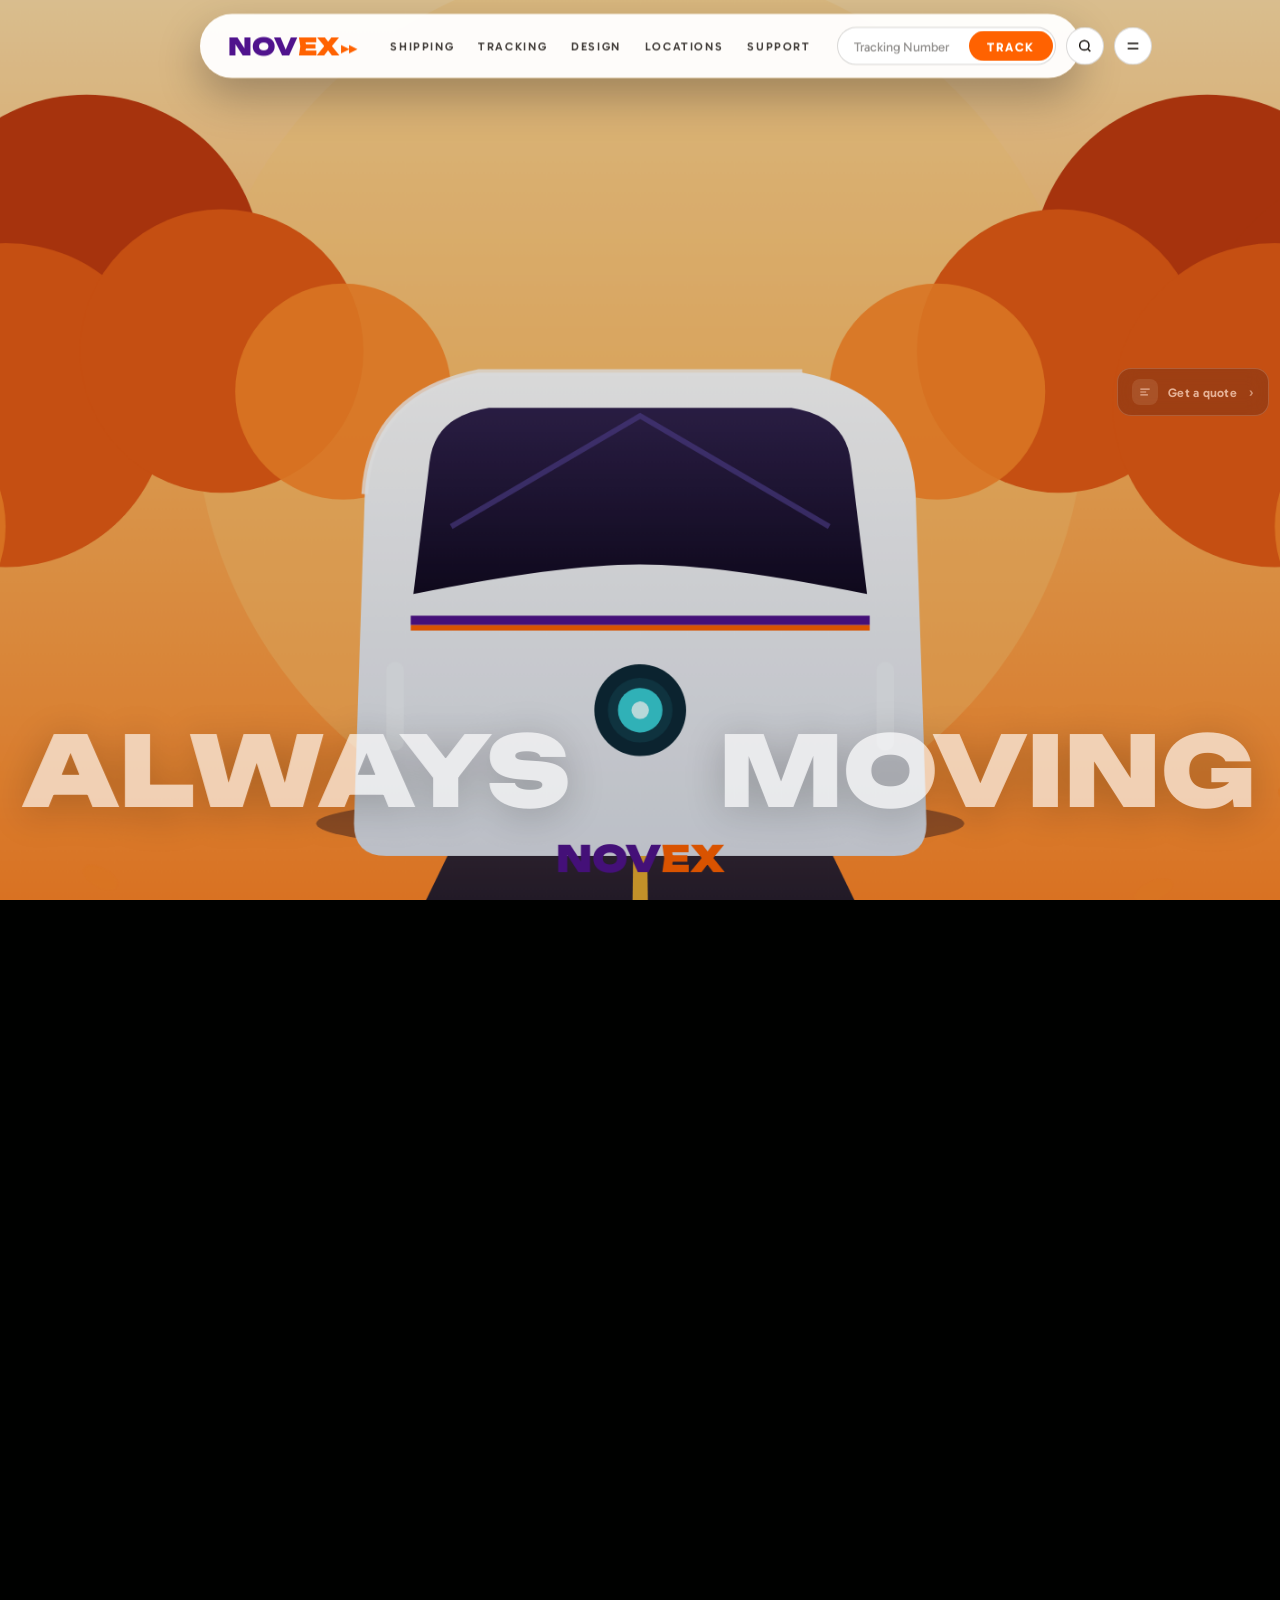
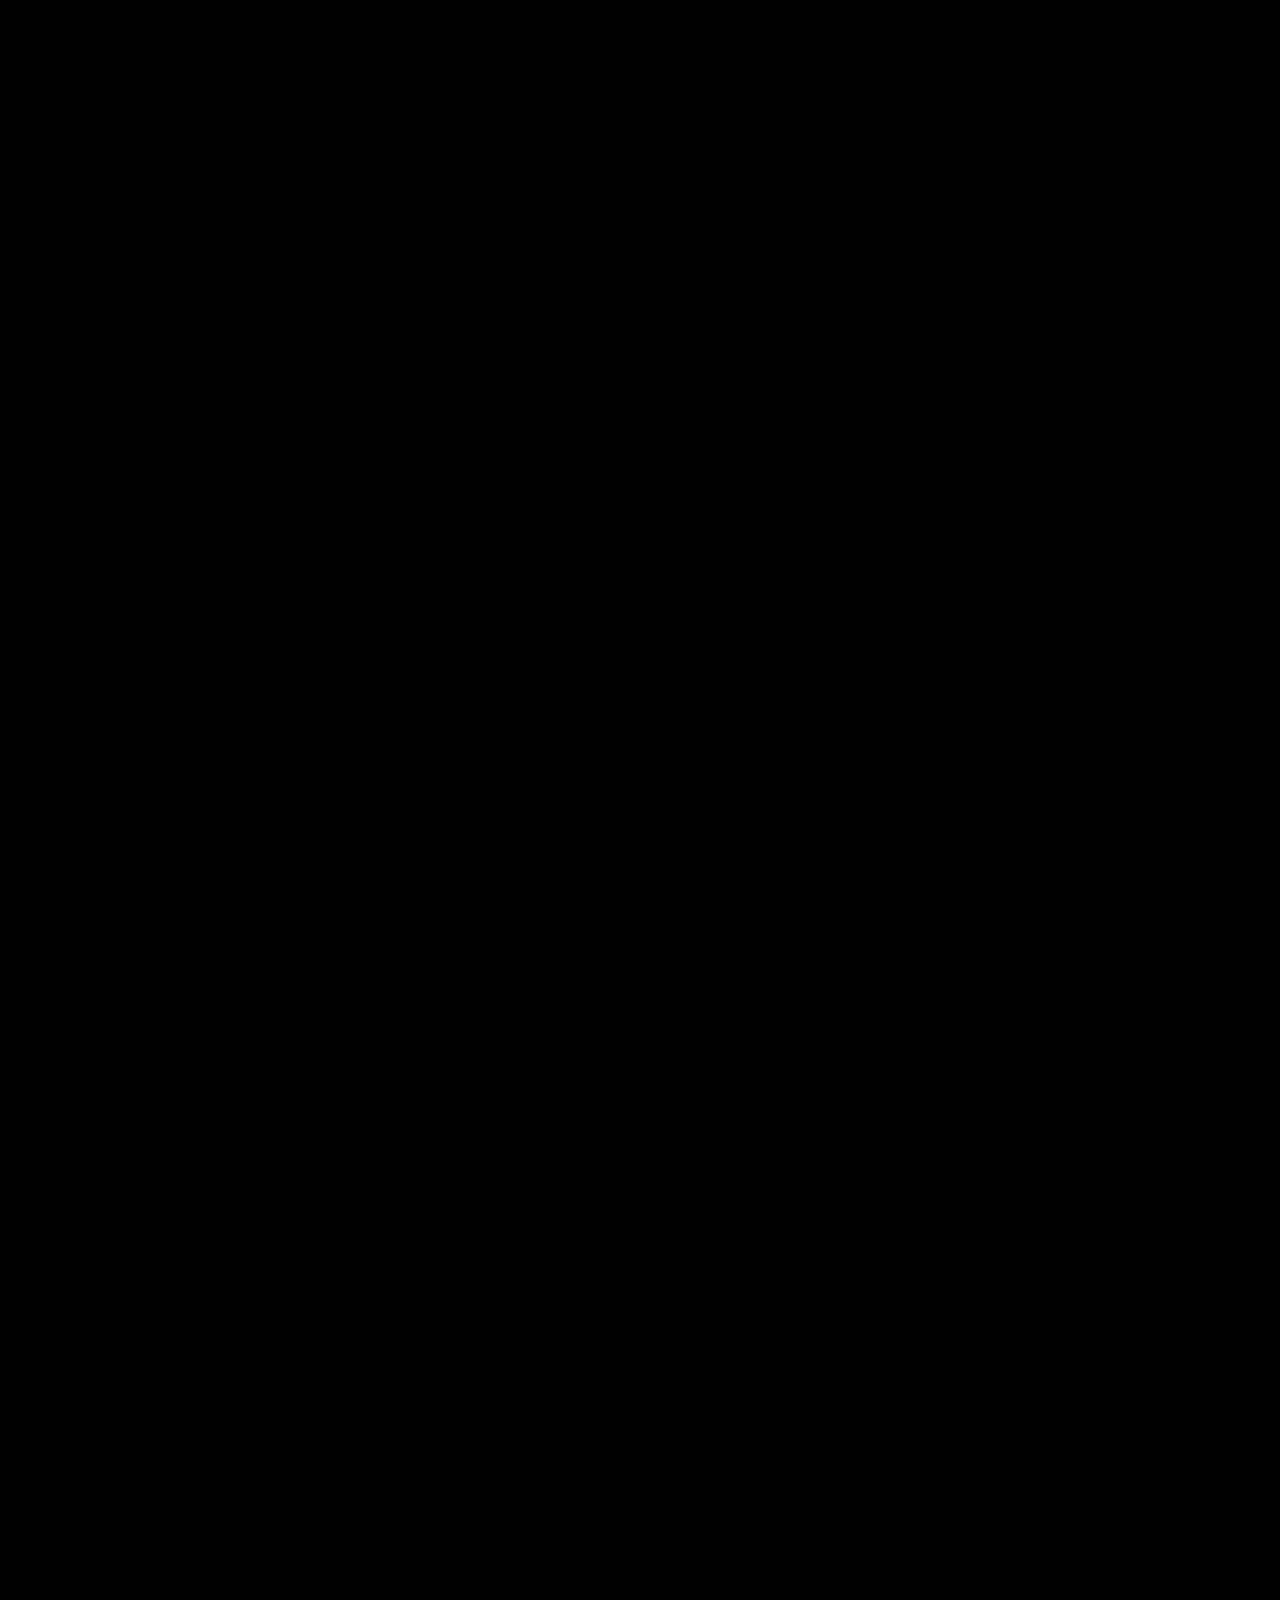
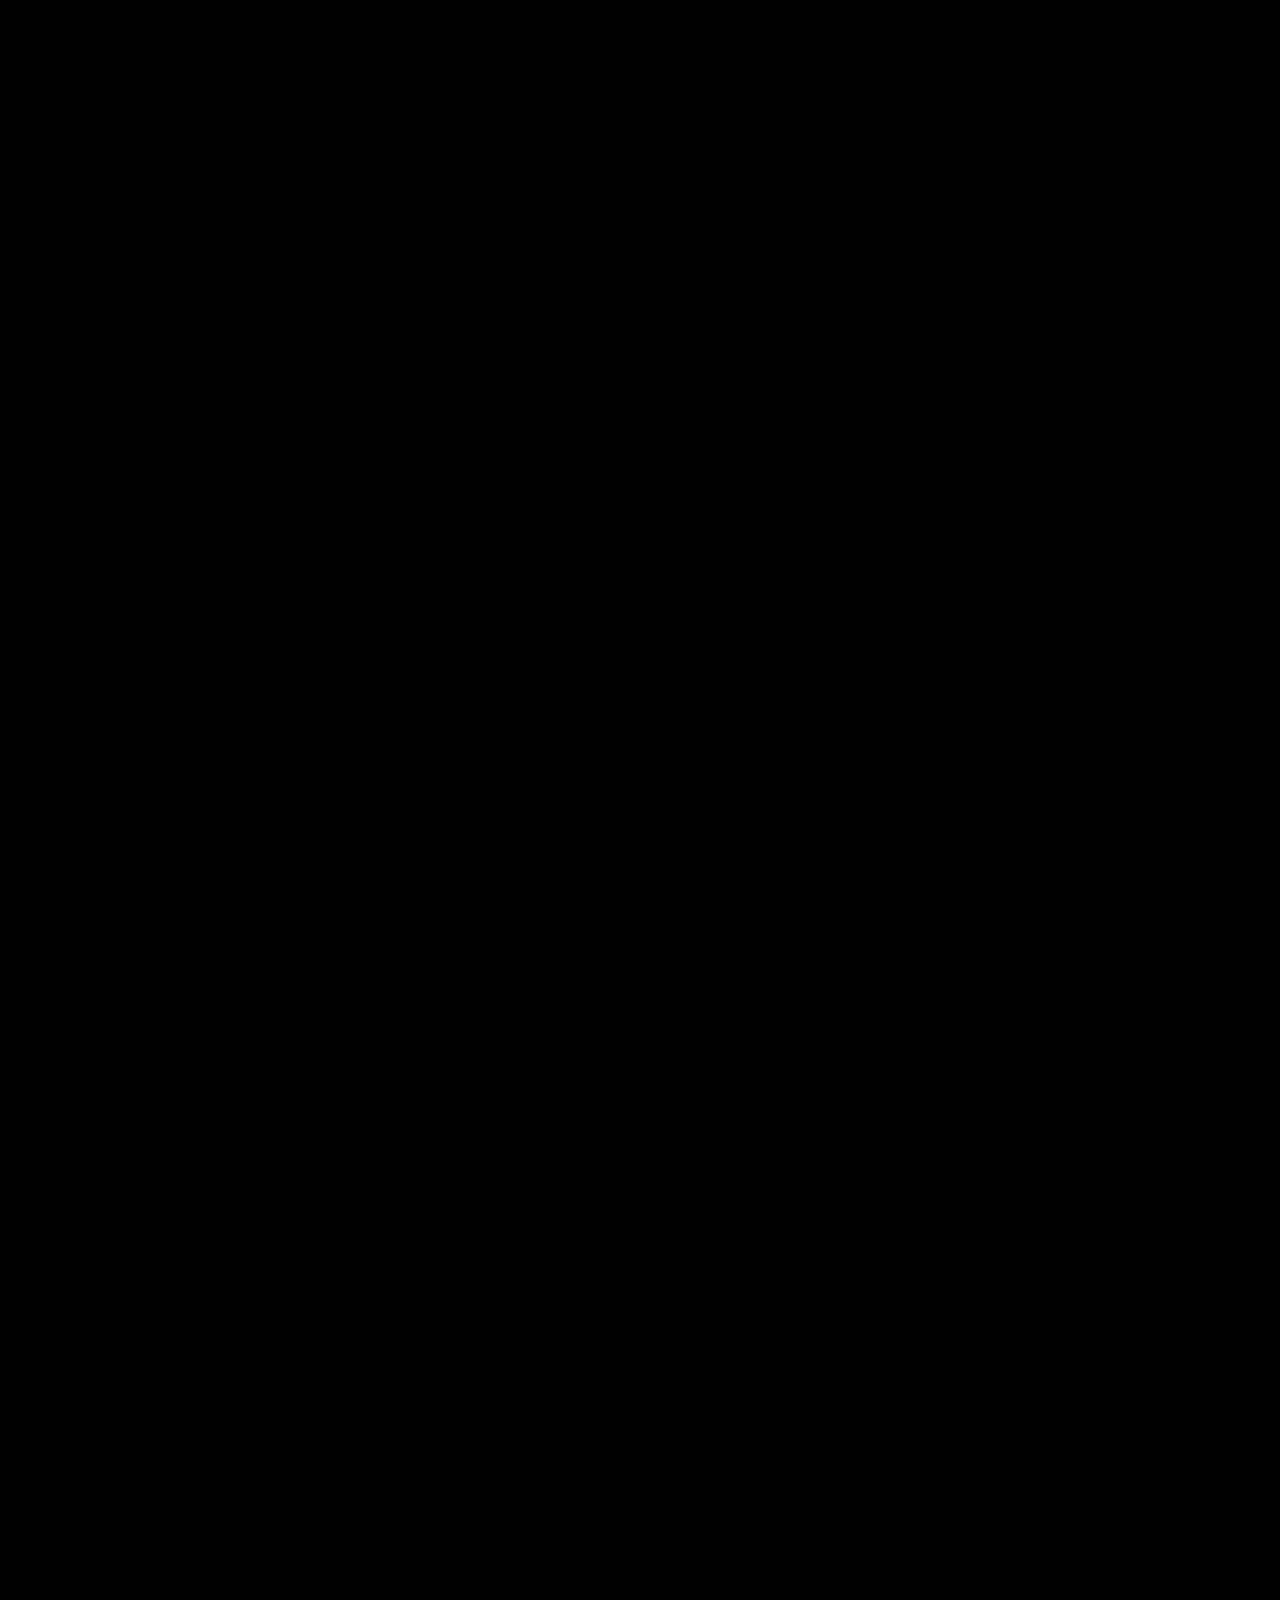
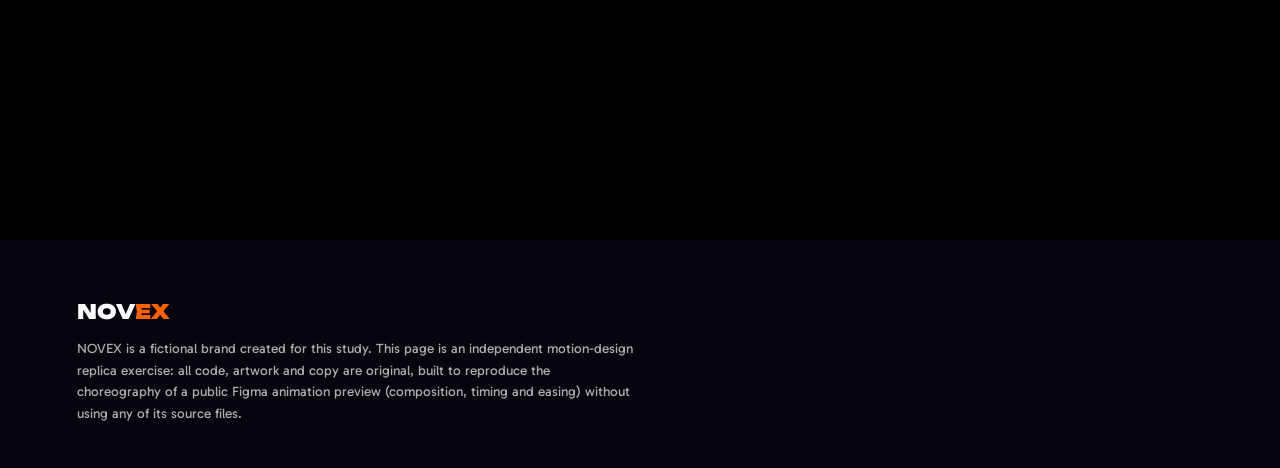
<file: replica-snows/index.html>
<!DOCTYPE html>
<html lang="en">
<head>
<meta charset="UTF-8">
<meta name="viewport" content="width=device-width, initial-scale=1.0, viewport-fit=cover">
<title>NOVEX — Beyond Limits | Motion Replica Study</title>
<meta name="description" content="Self-contained motion-design replica study: scroll-choreographed landing hero built with original code and artwork.">
<link rel="preconnect" href="https://fonts.googleapis.com">
<link rel="preconnect" href="https://fonts.gstatic.com" crossorigin>
<link href="https://fonts.googleapis.com/css2?family=Unbounded:wght@500;700;900&family=Gabarito:wght@400;500;600;700&display=swap" rel="stylesheet">
<style>
:root{
  --ink:#000100;
  --purple:#50138d;
  --purple-deep:#2a0a4d;
  --orange:#ff6201;
  --paper:#efefef;
  --ease-out:cubic-bezier(.22,1,.36,1);
  --ease-io:cubic-bezier(.65,.05,.36,1);
  --head-h:64px;
}
*{margin:0;padding:0;box-sizing:border-box}
html{scroll-behavior:auto}
html,body{background:var(--ink)}
body{
  font-family:"Gabarito",system-ui,-apple-system,"Segoe UI",sans-serif;
  color:var(--paper);
  overflow-x:hidden;
  -webkit-font-smoothing:antialiased;
}
::selection{background:var(--orange);color:#fff}
img,svg{display:block;max-width:none}
a{color:inherit;text-decoration:none}
button{font:inherit;color:inherit;background:none;border:0;cursor:pointer}

/* ============ SCROLL TRACK + STICKY STAGE ============ */
.track{position:relative;height:560vh}
.stage{
  position:sticky;top:0;height:100vh;height:100svh;
  overflow:hidden;background:var(--ink);
  isolation:isolate;
}

/* ============ SCENES ============ */
.scene{position:absolute;inset:0;opacity:0;will-change:opacity,transform;pointer-events:none}
.scene svg{width:100%;height:100%}
.scene .zoom{position:absolute;inset:-4%;will-change:transform}
.scene-a{opacity:1}

/* falling leaves (ambient, own CSS shapes) */
.leaves{position:absolute;inset:0;overflow:hidden;pointer-events:none;z-index:3}
.leaf{position:absolute;top:-4vh;width:14px;height:10px;border-radius:80% 4px 80% 4px;opacity:0;animation:drift linear infinite}
.leaf.o{background:#ff7a1a}.leaf.r{background:#d63c14}.leaf.y{background:#ffb03a}.leaf.d{background:#a8230a}
@keyframes drift{
  0%{transform:translate3d(0,-4vh,0) rotate(0deg);opacity:0}
  8%{opacity:.85}
  50%{transform:translate3d(3.5vw,52vh,0) rotate(340deg)}
  92%{opacity:.7}
  100%{transform:translate3d(-2vw,106vh,0) rotate(680deg);opacity:0}
}

/* ============ HEADER (bar -> floating pill) ============ */
.header{
  position:absolute;z-index:40;
  top:0;left:0;width:100%;height:var(--head-h);
  display:flex;align-items:center;gap:26px;
  padding:0 28px;
  background:rgba(255,255,255,.96);
  color:#14100c;
  transform:translateY(-110%);
  will-change:transform,width,left,top,border-radius;
}
.header .logo{display:flex;align-items:baseline;gap:2px;font-family:"Unbounded",sans-serif;font-weight:900;font-size:24px;letter-spacing:-.01em;line-height:1;white-space:nowrap}
.header .logo .lg-a{color:var(--purple)}
.header .logo .lg-b{color:var(--orange)}
.header .logo .lg-arrow{color:var(--orange);font-size:15px;transform:translateY(-2px)}
.nav{display:flex;gap:24px;margin-left:8px}
.nav a{font-size:11.5px;font-weight:600;letter-spacing:.14em;text-transform:uppercase;color:#241f1c;opacity:.85;position:relative;padding:4px 0}
.nav a::after{content:"";position:absolute;left:0;bottom:0;height:2px;width:100%;background:var(--orange);transform:scaleX(0);transform-origin:right;transition:transform .45s var(--ease-out)}
.nav a:hover{opacity:1}
.nav a:hover::after{transform:scaleX(1);transform-origin:left}
.head-right{margin-left:auto;display:flex;align-items:center;gap:10px}
.track-box{display:flex;align-items:stretch;height:38px;border:1.5px solid rgba(20,16,12,.16);border-radius:999px;overflow:hidden;background:#fff}
.track-box input{border:0;outline:0;padding:0 6px 0 16px;width:128px;font:inherit;font-size:13px;color:#14100c;background:transparent}
.track-box input::placeholder{color:rgba(20,16,12,.45)}
.btn-track{
  display:inline-flex;align-items:center;gap:7px;
  background:var(--orange);color:#fff;font-weight:700;font-size:12.5px;letter-spacing:.12em;
  padding:0 18px;border-radius:999px;margin:3px;
  transition:background .3s;
  will-change:transform;
}
.btn-track:hover{background:var(--purple)}
.icon-btn{width:38px;height:38px;border-radius:50%;border:1.5px solid rgba(20,16,12,.16);display:grid;place-items:center;background:#fff;transition:border-color .3s,background .3s;flex:none}
.icon-btn:hover{border-color:var(--purple);background:#f4eefb}
.icon-btn svg{width:16px;height:16px;stroke:#14100c}

/* ============ RIGHT RAIL (glass chips) ============ */
.rail{position:absolute;z-index:30;right:26px;top:50%;transform:translateY(-50%);display:flex;flex-direction:column;gap:10px}
.chip{
  display:flex;align-items:center;gap:10px;
  padding:10px 12px 10px 14px;border-radius:14px;
  background:rgba(16,10,24,.38);border:1px solid rgba(255,255,255,.28);
  backdrop-filter:blur(10px);-webkit-backdrop-filter:blur(10px);
  color:#fff;font-size:12.5px;font-weight:600;letter-spacing:.02em;
  opacity:0;transform:translateX(34px);
  transition:background .3s,transform .3s var(--ease-out);
  will-change:transform,opacity;
}
.chip:hover{background:rgba(80,19,141,.55)}
.chip .chip-ic{width:26px;height:26px;border-radius:8px;background:rgba(255,255,255,.16);display:grid;place-items:center;flex:none}
.chip .chip-ic svg{width:14px;height:14px;stroke:#fff}
.chip .chip-arrow{margin-left:2px;opacity:.75;font-size:13px}
.chip .avatar{width:26px;height:26px;border-radius:50%;background:radial-gradient(circle at 32% 30%,#ffd9a8,#ff6201 72%);flex:none;border:2px solid rgba(255,255,255,.65)}

/* ============ HEADLINES ============ */
.h-wrap{position:absolute;z-index:20;left:4.2vw;bottom:6.5vh;pointer-events:none}
.h1{
  font-family:"Unbounded",sans-serif;font-weight:900;text-transform:uppercase;
  font-size:clamp(44px,9.2vw,148px);line-height:.98;letter-spacing:-.005em;color:#fff;
  text-shadow:0 6px 44px rgba(0,0,0,.35);
}
.h1 .line{display:block;overflow:hidden;padding-bottom:.08em;margin-bottom:-.08em}
.h1 .ch{display:inline-block;transform:translateY(115%) rotate(4deg);will-change:transform}
.h1 .ch.sp{width:.32em}

/* scene-2 split headline */
.h2{position:absolute;z-index:20;left:0;right:0;bottom:9vh;display:flex;align-items:flex-end;gap:2.2vw;padding:0 4.2vw;pointer-events:none}
.h2 .word{
  font-family:"Unbounded",sans-serif;font-weight:900;text-transform:uppercase;
  font-size:clamp(38px,7.6vw,124px);line-height:1;color:#fff;white-space:nowrap;
  text-shadow:0 6px 40px rgba(0,0,0,.35);will-change:transform,opacity;opacity:0;
}
.h2 .w-left{transform:translateX(-7vw)}
.h2 .w-right{transform:translateX(7vw)}
.h2 .spark{color:var(--orange);font-size:clamp(20px,2.6vw,42px);align-self:center;opacity:0;transform:scale(.2) rotate(-90deg);will-change:transform,opacity;text-shadow:0 0 24px rgba(255,98,1,.8)}
.h2 .h2-note{
  margin-left:auto;max-width:300px;font-size:clamp(13px,1.15vw,16.5px);line-height:1.45;font-weight:500;
  color:rgba(255,255,255,.94);opacity:0;transform:translateY(26px);will-change:transform,opacity;
  text-shadow:0 2px 18px rgba(0,0,0,.45);padding-bottom:.6em;
}
.h2 .h2-note strong{color:#fff;font-weight:700}

/* giant travelling type (scene 3-4) */
.giant{
  position:absolute;z-index:15;top:56%;left:0;white-space:nowrap;pointer-events:none;
  font-family:"Unbounded",sans-serif;font-weight:900;text-transform:uppercase;
  font-size:clamp(90px,21vw,340px);line-height:1;letter-spacing:-.01em;color:#fff;
  transform:translateX(108vw);will-change:transform;
  text-shadow:0 10px 60px rgba(0,0,0,.28);
}
.giant .sep{color:var(--orange);font-size:.42em;vertical-align:.9em;margin:0 .35em;text-shadow:0 0 30px rgba(255,98,1,.9)}

/* ============ MINI CARD + SCROLL CUE (scene 1) ============ */
.mini-card{
  position:absolute;z-index:25;right:4.2vw;bottom:6.5vh;width:158px;border-radius:16px;overflow:hidden;
  background:rgba(255,255,255,.97);color:#171310;box-shadow:0 24px 50px rgba(0,0,0,.35);
  opacity:0;transform:translateY(36px);will-change:transform,opacity;
}
.mini-card .mc-img{height:86px;background:linear-gradient(135deg,#50138d 0%,#8a2be2 45%,#ff6201 110%);position:relative;overflow:hidden}
.mini-card .mc-img svg{position:absolute;right:-8px;bottom:-4px;width:104px;height:auto}
.mini-card p{font-size:12.5px;font-weight:600;line-height:1.3;padding:10px 12px 12px}
.mini-card p span{display:block;color:var(--orange);font-size:10px;font-weight:700;letter-spacing:.16em;text-transform:uppercase;margin-bottom:3px}
.scroll-cue{
  position:absolute;z-index:25;left:50%;bottom:5.2vh;transform:translateX(-50%);
  width:52px;height:52px;border-radius:50%;border:1.5px solid rgba(255,255,255,.75);
  display:grid;place-items:center;color:#fff;background:rgba(10,6,18,.25);
  backdrop-filter:blur(6px);-webkit-backdrop-filter:blur(6px);
  opacity:0;will-change:opacity,transform;
}
.scroll-cue svg{width:18px;height:18px;stroke:#fff;animation:cueBob 1.9s ease-in-out infinite}
@keyframes cueBob{0%,100%{transform:translateY(-2px)}50%{transform:translateY(3px)}}

/* floating badge on scene 2 */
.float-badge{
  position:absolute;z-index:22;left:56%;top:24%;width:104px;height:104px;pointer-events:none;
  opacity:0;will-change:transform,opacity;
}
.float-badge .fb-ring{position:absolute;inset:0;animation:spin 14s linear infinite}
.float-badge .fb-core{position:absolute;inset:32px;border-radius:50%;background:var(--orange);display:grid;place-items:center;color:#fff;font-family:"Unbounded",sans-serif;font-weight:900;font-size:15px;box-shadow:0 14px 34px rgba(255,98,1,.45)}
@keyframes spin{to{transform:rotate(360deg)}}
.float-anim{animation:floaty 5.2s ease-in-out infinite}
@keyframes floaty{0%,100%{transform:translateY(0)}50%{transform:translateY(-14px)}}

/* ============ STATS BAND (scene 4) ============ */
.stats{
  position:absolute;z-index:26;left:0;right:0;bottom:0;
  display:grid;grid-template-columns:1.15fr .9fr 1.15fr .9fr 1.15fr;gap:10px;
  padding:0 14px 14px;will-change:transform;transform:translateY(112%);
}
.stat{
  border-radius:18px;padding:20px 20px 16px;min-height:128px;
  display:flex;flex-direction:column;justify-content:flex-end;gap:4px;
  background:linear-gradient(160deg,rgba(24,12,40,.72),rgba(24,12,40,.45));
  border:1px solid rgba(255,255,255,.22);
  backdrop-filter:blur(12px);-webkit-backdrop-filter:blur(12px);
  color:#fff;overflow:hidden;position:relative;
  transform:translateY(46px);opacity:0;will-change:transform,opacity;
}
.stat .num{font-family:"Unbounded",sans-serif;font-weight:900;font-size:clamp(26px,3.2vw,46px);line-height:1;color:#fff}
.stat .num em{font-style:normal;color:var(--orange)}
.stat .lab{font-size:12.5px;font-weight:500;line-height:1.35;color:rgba(255,255,255,.85);max-width:180px}
.stat.tile-img{padding:0;background:#1c0f30}
.stat.tile-img svg{position:absolute;inset:0;width:100%;height:100%}
.stat .tile-tag{position:absolute;left:14px;bottom:12px;z-index:2;font-family:"Unbounded",sans-serif;font-weight:700;font-size:12px;letter-spacing:.08em;text-transform:uppercase;color:#fff;text-shadow:0 2px 12px rgba(0,0,0,.6)}

/* progress hint while replica plays */
.hint{
  position:absolute;z-index:35;left:50%;bottom:14px;transform:translateX(-50%);
  font-size:11px;font-weight:600;letter-spacing:.22em;text-transform:uppercase;color:rgba(255,255,255,.75);
  opacity:0;pointer-events:none;transition:opacity .6s;
}

/* ============ FOOTER (after the experience) ============ */
.footer{background:#07040d;color:rgba(239,239,239,.72);padding:56px 6vw 44px;font-size:13.5px;line-height:1.6}
.footer .f-logo{font-family:"Unbounded",sans-serif;font-weight:900;font-size:20px;color:#fff;margin-bottom:10px}
.footer .f-logo span{color:var(--orange)}
.footer p{max-width:560px}

/* ============ RESPONSIVE ============ */
@media (max-width:1080px){
  .nav{display:none}
  .track-box input{width:86px}
}
@media (max-width:860px){
  .rail{display:none}
  .mini-card{display:none}
  .stats{grid-template-columns:1fr 1fr;padding:0 10px 10px;gap:8px}
  .stat{min-height:104px;padding:14px}
  .stat.hide-m{display:none}
  .h2{flex-wrap:wrap;bottom:20vh}
  .h2 .h2-note{margin-left:0;max-width:250px}
  .header{gap:14px;padding:0 16px}
  .float-badge{display:none}
}
@media (prefers-reduced-motion: reduce){
  .leaf,.scroll-cue svg,.float-badge .fb-ring,.float-anim{animation:none!important}
}
</style>
</head>
<body>

<div class="track" id="track">
  <div class="stage" id="stage">

    <!-- ================= SCENE A : three-quarter van, autumn road ================= -->
    <section class="scene scene-a" data-scene="a">
      <div class="zoom">
      <svg viewBox="0 0 1280 720" preserveAspectRatio="xMidYMid slice" aria-hidden="true">
        <defs>
          <linearGradient id="skyA" x1="0" y1="0" x2="0" y2="1">
            <stop offset="0" stop-color="#ffd9a0"/><stop offset=".45" stop-color="#ffb35c"/><stop offset="1" stop-color="#ff7a2a"/>
          </linearGradient>
          <radialGradient id="sunA" cx=".5" cy=".5" r=".5">
            <stop offset="0" stop-color="#fff3cf" stop-opacity=".95"/><stop offset=".55" stop-color="#ffce7a" stop-opacity=".45"/><stop offset="1" stop-color="#ffce7a" stop-opacity="0"/>
          </radialGradient>
          <linearGradient id="roadA" x1="0" y1="0" x2="0" y2="1">
            <stop offset="0" stop-color="#5a4a52"/><stop offset="1" stop-color="#2c2430"/>
          </linearGradient>
          <linearGradient id="vanBodyA" x1="0" y1="0" x2="0" y2="1">
            <stop offset="0" stop-color="#ffffff"/><stop offset=".7" stop-color="#eef0f4"/><stop offset="1" stop-color="#d9dde6"/>
          </linearGradient>
          <linearGradient id="glassA" x1="0" y1="0" x2="1" y2="1">
            <stop offset="0" stop-color="#3a2b52"/><stop offset=".5" stop-color="#171126"/><stop offset="1" stop-color="#241640"/>
          </linearGradient>
        </defs>
        <rect width="1280" height="720" fill="url(#skyA)"/>
        <circle cx="215" cy="180" r="230" fill="url(#sunA)"/>
        <!-- distant canopy -->
        <g fill="#c33d10" opacity=".8">
          <circle cx="120" cy="230" r="90"/><circle cx="330" cy="200" r="110"/><circle cx="560" cy="215" r="95"/>
          <circle cx="820" cy="205" r="105"/><circle cx="1060" cy="215" r="115"/><circle cx="1230" cy="235" r="90"/>
        </g>
        <g fill="#e85d16" opacity=".85">
          <circle cx="230" cy="255" r="80"/><circle cx="470" cy="245" r="88"/><circle cx="700" cy="250" r="82"/>
          <circle cx="950" cy="248" r="90"/><circle cx="1150" cy="260" r="84"/>
        </g>
        <g fill="#8f2408" opacity=".55">
          <rect x="105" y="240" width="10" height="150"/><rect x="455" y="250" width="10" height="140"/>
          <rect x="935" y="255" width="10" height="135"/><rect x="1135" y="262" width="10" height="130"/>
        </g>
        <!-- road -->
        <path d="M0 470 L1280 430 L1280 720 L0 720 Z" fill="url(#roadA)"/>
        <path d="M0 560 L1280 520" stroke="#f7b731" stroke-width="7" stroke-dasharray="46 30" opacity=".9"/>
        <path d="M0 585 L1280 545" stroke="#f7b731" stroke-width="7" stroke-dasharray="46 30" opacity=".9"/>
        <!-- fallen leaves on road -->
        <g fill="#ff8a2a" opacity=".8">
          <ellipse cx="180" cy="640" rx="13" ry="6" transform="rotate(-18 180 640)"/><ellipse cx="420" cy="676" rx="15" ry="7" transform="rotate(12 420 676)"/>
          <ellipse cx="700" cy="650" rx="12" ry="6" transform="rotate(-30 700 650)"/><ellipse cx="980" cy="682" rx="16" ry="7" transform="rotate(20 980 682)"/>
          <ellipse cx="1150" cy="636" rx="12" ry="6" transform="rotate(-8 1150 636)"/>
        </g>
        <g fill="#d63c14" opacity=".75">
          <ellipse cx="300" cy="700" rx="14" ry="6" transform="rotate(26 300 700)"/><ellipse cx="840" cy="700" rx="13" ry="6" transform="rotate(-14 840 700)"/>
          <ellipse cx="560" cy="622" rx="11" ry="5" transform="rotate(40 560 622)"/>
        </g>
        <!-- soft shadow under van -->
        <ellipse cx="520" cy="592" rx="330" ry="30" fill="#12061e" opacity=".38"/>
        <!-- VAN (own stylised drawing, rear three-quarter) -->
        <g>
          <path d="M238 548 L252 330 Q256 268 322 258 L560 236 Q640 230 700 262 L806 316 Q838 332 840 372 L842 470 Q842 528 792 540 L700 552 L640 560 Q630 578 606 578 L470 578 Q448 578 442 560 L300 560 Q246 560 238 548 Z" fill="url(#vanBodyA)"/>
          <path d="M640 252 L726 292 Q760 308 762 344 L764 420 L690 428 L676 320 Q668 276 640 252 Z" fill="url(#glassA)"/>
          <path d="M268 330 L560 306 L566 452 L258 470 Q252 392 268 330 Z" fill="#f7f8fa"/>
          <path d="M268 330 L560 306 L562 340 L264 362 Z" fill="#e7eaf0"/>
          <rect x="252" y="470" width="590" height="10" fill="#c9cedb" opacity=".7"/>
          <circle cx="700" cy="516" r="13" fill="#0e2a38"/><circle cx="700" cy="516" r="8.5" fill="#39d0d8"/><circle cx="700" cy="516" r="3.4" fill="#bffcff"/>
          <rect x="812" y="392" width="10" height="52" rx="5" fill="#e8ecf3"/>
          <rect x="812" y="392" width="10" height="52" rx="5" fill="#ff6201" opacity=".28"/>
          <!-- livery -->
          <text x="308" y="428" font-family="Unbounded, sans-serif" font-weight="900" font-size="64" letter-spacing="-1"><tspan fill="#50138d">NOV</tspan><tspan fill="#ff6201">EX</tspan></text>
          <text x="312" y="458" font-family="Gabarito, sans-serif" font-weight="600" font-size="17" fill="#5b6472" letter-spacing="3">EXPRESS · AUTONOMOUS</text>
          <rect x="566" y="470" width="276" height="8" fill="#50138d" opacity=".9"/>
          <rect x="566" y="478" width="276" height="5" fill="#ff6201"/>
          <!-- wheels -->
          <g>
            <circle cx="336" cy="556" r="47" fill="#14101c"/><circle cx="336" cy="556" r="30" fill="#232032"/><circle cx="336" cy="556" r="13" fill="#9aa3b5"/>
            <circle cx="742" cy="540" r="47" fill="#14101c"/><circle cx="742" cy="540" r="30" fill="#232032"/><circle cx="742" cy="540" r="13" fill="#9aa3b5"/>
          </g>
          <path d="M252 330 Q256 268 322 258 L560 236" fill="none" stroke="#ffffff" stroke-width="5" opacity=".8"/>
        </g>
        <!-- foreground leaf blur accents -->
        <g fill="#ff7a1a" opacity=".5">
          <ellipse cx="90" cy="660" rx="46" ry="20" transform="rotate(-24 90 660)"/><ellipse cx="1210" cy="690" rx="52" ry="22" transform="rotate(16 1210 690)"/>
        </g>
      </svg>
      </div>
    </section>

    <!-- ================= SCENE B : front view ================= -->
    <section class="scene scene-b" data-scene="b">
      <div class="zoom">
      <svg viewBox="0 0 1280 720" preserveAspectRatio="xMidYMid slice" aria-hidden="true">
        <defs>
          <linearGradient id="skyB" x1="0" y1="0" x2="0" y2="1">
            <stop offset="0" stop-color="#ffe3ae"/><stop offset=".5" stop-color="#ffb35c"/><stop offset="1" stop-color="#ff8426"/>
          </linearGradient>
          <linearGradient id="roadB" x1="0" y1="0" x2="0" y2="1">
            <stop offset="0" stop-color="#66525c"/><stop offset="1" stop-color="#241b2a"/>
          </linearGradient>
          <linearGradient id="vanBodyB" x1="0" y1="0" x2="0" y2="1">
            <stop offset="0" stop-color="#ffffff"/><stop offset="1" stop-color="#dde1ea"/>
          </linearGradient>
          <linearGradient id="glassB" x1="0" y1="0" x2="0" y2="1">
            <stop offset="0" stop-color="#31234f"/><stop offset="1" stop-color="#120b22"/>
          </linearGradient>
        </defs>
        <rect width="1280" height="720" fill="url(#skyB)"/>
        <circle cx="640" cy="330" r="330" fill="#ffce7a" opacity=".38"/>
        <!-- tree walls -->
        <g fill="#c33d10">
          <circle cx="90" cy="300" r="150"/><circle cx="230" cy="230" r="130"/><circle cx="1060" cy="230" r="130"/><circle cx="1200" cy="300" r="150"/>
        </g>
        <g fill="#e85d16">
          <circle cx="170" cy="330" r="120"/><circle cx="330" cy="290" r="105"/><circle cx="950" cy="290" r="105"/><circle cx="1110" cy="330" r="120"/>
        </g>
        <g fill="#ff8a2a" opacity=".9">
          <circle cx="80" cy="420" r="90"/><circle cx="1200" cy="420" r="90"/><circle cx="420" cy="320" r="80"/><circle cx="860" cy="320" r="80"/>
        </g>
        <!-- road to horizon -->
        <path d="M470 720 L612 428 L668 428 L810 720 Z" fill="url(#roadB)"/>
        <path d="M634 720 L638 428 L642 428 L646 720 Z" fill="#f7b731" opacity=".92"/>
        <!-- van front -->
        <ellipse cx="640" cy="640" rx="240" ry="22" fill="#12061e" opacity=".4"/>
        <g>
          <path d="M428 640 L436 396 Q440 322 520 306 L760 306 Q840 322 844 396 L852 640 Q852 664 828 664 L452 664 Q428 664 428 640 Z" fill="url(#vanBodyB)"/>
          <path d="M472 470 L484 372 Q488 338 528 332 L752 332 Q792 338 796 372 L808 470 Q700 448 640 448 Q580 448 472 470 Z" fill="url(#glassB)"/>
          <path d="M500 420 L640 338 L780 420" fill="none" stroke="#5a48a0" stroke-width="4" opacity=".6"/>
          <rect x="470" y="486" width="340" height="7" fill="#50138d"/>
          <rect x="470" y="493" width="340" height="4" fill="#ff6201"/>
          <circle cx="640" cy="556" r="34" fill="#0e2a38"/><circle cx="640" cy="556" r="24" fill="#123c4a"/><circle cx="640" cy="556" r="16.5" fill="#39d0d8"/><circle cx="640" cy="556" r="6.5" fill="#d8feff"/>
          <rect x="452" y="520" width="13" height="66" rx="6.5" fill="#eef1f6"/><rect x="815" y="520" width="13" height="66" rx="6.5" fill="#eef1f6"/>
          <text x="640" y="676" text-anchor="middle" font-family="Unbounded, sans-serif" font-weight="900" font-size="27"><tspan fill="#50138d">NOV</tspan><tspan fill="#ff6201">EX</tspan></text>
          <path d="M436 396 Q440 322 520 306 L760 306" fill="none" stroke="#fff" stroke-width="5" opacity=".8"/>
        </g>
        <g fill="#ff8a2a" opacity=".75">
          <ellipse cx="150" cy="600" rx="16" ry="8" transform="rotate(-20 150 600)"/><ellipse cx="1130" cy="620" rx="18" ry="8" transform="rotate(14 1130 620)"/>
          <ellipse cx="240" cy="680" rx="14" ry="7" transform="rotate(30 240 680)"/><ellipse cx="1020" cy="690" rx="15" ry="7" transform="rotate(-24 1020 690)"/>
        </g>
      </svg>
      </div>
    </section>

    <!-- ================= SCENE C : top view, drone on van ================= -->
    <section class="scene scene-c" data-scene="c">
      <div class="zoom">
      <svg viewBox="0 0 1280 720" preserveAspectRatio="xMidYMid slice" aria-hidden="true">
        <defs>
          <linearGradient id="roadC" x1="0" y1="0" x2="1" y2="1">
            <stop offset="0" stop-color="#4c3d49"/><stop offset="1" stop-color="#241b2a"/>
          </linearGradient>
          <linearGradient id="vanTopC" x1="0" y1="0" x2="0" y2="1">
            <stop offset="0" stop-color="#ffffff"/><stop offset="1" stop-color="#dfe3ec"/>
          </linearGradient>
        </defs>
        <rect width="1280" height="720" fill="#b23a0e"/>
        <!-- canopy texture -->
        <g fill="#d64f12">
          <circle cx="140" cy="110" r="90"/><circle cx="360" cy="70" r="80"/><circle cx="1120" cy="90" r="95"/><circle cx="900" cy="60" r="75"/>
          <circle cx="120" cy="600" r="95"/><circle cx="330" cy="660" r="85"/><circle cx="1150" cy="620" r="90"/><circle cx="920" cy="670" r="80"/>
        </g>
        <g fill="#e8701c" opacity=".9">
          <circle cx="230" cy="150" r="66"/><circle cx="1020" cy="150" r="70"/><circle cx="220" cy="540" r="62"/><circle cx="1040" cy="540" r="66"/>
          <circle cx="60" cy="330" r="70"/><circle cx="1220" cy="330" r="70"/>
        </g>
        <g fill="#8f2408" opacity=".6">
          <circle cx="170" cy="220" r="40"/><circle cx="1110" cy="230" r="42"/><circle cx="180" cy="430" r="38"/><circle cx="1100" cy="440" r="40"/>
        </g>
        <!-- diagonal road -->
        <path d="M180 720 L760 0 L1010 0 L430 720 Z" fill="url(#roadC)"/>
        <path d="M300 720 L880 0" stroke="#f7b731" stroke-width="8" stroke-dasharray="52 36" opacity=".9"/>
        <!-- van top view -->
        <g transform="rotate(40 640 380)">
          <rect x="470" y="180" width="340" height="400" rx="72" fill="url(#vanTopC)"/>
          <path d="M486 300 Q640 262 794 300 L794 372 Q640 336 486 372 Z" fill="#171126"/>
          <rect x="520" y="420" width="240" height="118" rx="16" fill="#241a38"/>
          <rect x="536" y="436" width="208" height="86" rx="10" fill="#0d0819"/>
          <rect x="470" y="556" width="340" height="10" fill="#50138d"/>
          <rect x="470" y="566" width="340" height="6" fill="#ff6201"/>
          <text x="640" y="248" text-anchor="middle" font-family="Unbounded, sans-serif" font-weight="900" font-size="34"><tspan fill="#50138d">NOV</tspan><tspan fill="#ff6201">EX</tspan></text>
          <!-- drone docked on roof -->
          <g transform="translate(640 470)">
            <circle cx="-52" cy="-30" r="17" fill="none" stroke="#2b2438" stroke-width="6"/>
            <circle cx="52" cy="-30" r="17" fill="none" stroke="#2b2438" stroke-width="6"/>
            <circle cx="-52" cy="34" r="17" fill="none" stroke="#2b2438" stroke-width="6"/>
            <circle cx="52" cy="34" r="17" fill="none" stroke="#2b2438" stroke-width="6"/>
            <rect x="-27" y="-18" width="54" height="42" rx="12" fill="#f2f4f8"/>
            <circle cx="0" cy="2" r="8" fill="#39d0d8"/>
            <circle cx="-52" cy="-30" r="4" fill="#ff6201"/><circle cx="52" cy="34" r="4" fill="#ff6201"/>
          </g>
        </g>
      </svg>
      </div>
    </section>

    <!-- ================= SCENE D : aerial drone with parcel ================= -->
    <section class="scene scene-d" data-scene="d">
      <div class="zoom">
      <svg viewBox="0 0 1280 720" preserveAspectRatio="xMidYMid slice" aria-hidden="true">
        <defs>
          <linearGradient id="skyD" x1="0" y1="0" x2="0" y2="1">
            <stop offset="0" stop-color="#ffca7a"/><stop offset=".35" stop-color="#ff9a3c"/><stop offset="1" stop-color="#e85d16"/>
          </linearGradient>
        </defs>
        <rect width="1280" height="720" fill="url(#skyD)"/>
        <!-- rolling canopy hills -->
        <path d="M0 300 Q240 210 520 268 Q820 330 1040 262 Q1180 220 1280 258 L1280 720 L0 720 Z" fill="#c33d10"/>
        <path d="M0 400 Q300 320 620 380 Q940 440 1280 360 L1280 720 L0 720 Z" fill="#a82c0a"/>
        <g fill="#e85d16" opacity=".85">
          <circle cx="160" cy="430" r="70"/><circle cx="380" cy="470" r="82"/><circle cx="640" cy="450" r="76"/><circle cx="900" cy="478" r="84"/><circle cx="1140" cy="440" r="72"/>
        </g>
        <g fill="#ff8a2a" opacity=".8">
          <circle cx="260" cy="540" r="66"/><circle cx="520" cy="560" r="72"/><circle cx="790" cy="548" r="68"/><circle cx="1030" cy="566" r="70"/>
        </g>
        <!-- river of light -->
        <path d="M880 720 Q960 560 900 470 Q850 396 950 300" fill="none" stroke="#ffd9a0" stroke-width="16" opacity=".55" stroke-linecap="round"/>
        <!-- drone carrying parcel -->
        <g class="drone-float">
          <g transform="translate(640 218)">
            <line x1="-30" y1="34" x2="-18" y2="118" stroke="#2b2438" stroke-width="5"/>
            <line x1="30" y1="34" x2="18" y2="118" stroke="#2b2438" stroke-width="5"/>
            <g stroke="#2b2438" stroke-width="7" fill="none">
              <circle cx="-118" cy="-38" r="30"/><circle cx="118" cy="-38" r="30"/>
              <circle cx="-118" cy="30" r="30"/><circle cx="118" cy="30" r="30"/>
            </g>
            <g fill="#ff3b30"><circle cx="-118" cy="-38" r="6"/><circle cx="118" cy="30" r="6"/></g>
            <path d="M-118 -38 L-52 -8 M118 -38 L52 -8 M-118 30 L-52 22 M118 30 L52 22" stroke="#2b2438" stroke-width="8"/>
            <rect x="-66" y="-26" width="132" height="66" rx="22" fill="#f4f6fa"/>
            <rect x="-66" y="8" width="132" height="7" fill="#50138d"/>
            <rect x="-66" y="15" width="132" height="4" fill="#ff6201"/>
            <circle cx="0" cy="-2" r="13" fill="#0e2a38"/><circle cx="0" cy="-2" r="7.5" fill="#39d0d8"/>
            <text x="0" y="-34" text-anchor="middle" font-family="Unbounded, sans-serif" font-weight="900" font-size="19"><tspan fill="#50138d">NOV</tspan><tspan fill="#ff6201">EX</tspan></text>
            <!-- parcel -->
            <g transform="translate(0 118)">
              <rect x="-52" y="0" width="104" height="78" rx="6" fill="#c9974f"/>
              <rect x="-52" y="0" width="104" height="16" fill="#b5853d"/>
              <rect x="-7" y="0" width="14" height="78" fill="#a8742f"/>
              <rect x="-38" y="30" width="46" height="30" rx="3" fill="#f4ead2"/>
              <text x="-15" y="51" text-anchor="middle" font-family="Unbounded, sans-serif" font-weight="900" font-size="14" fill="#50138d">NX</text>
            </g>
          </g>
        </g>
      </svg>
      </div>
    </section>

    <!-- ambient leaves -->
    <div class="leaves" aria-hidden="true">
      <span class="leaf o" style="left:8%;animation-duration:11s;animation-delay:-2s"></span>
      <span class="leaf r" style="left:22%;animation-duration:14s;animation-delay:-7s;width:11px"></span>
      <span class="leaf y" style="left:47%;animation-duration:12s;animation-delay:-4s"></span>
      <span class="leaf o" style="left:63%;animation-duration:15s;animation-delay:-9s;width:17px"></span>
      <span class="leaf d" style="left:78%;animation-duration:10.5s;animation-delay:-1s"></span>
      <span class="leaf r" style="left:90%;animation-duration:13s;animation-delay:-6s;width:12px"></span>
    </div>

    <!-- ================= HEADER ================= -->
    <header class="header" id="header">
      <a class="logo" href="#" aria-label="NOVEX home"><span class="lg-a">NOV</span><span class="lg-b">EX</span><span class="lg-arrow">▸▸</span></a>
      <nav class="nav">
        <a href="#">Shipping</a><a href="#">Tracking</a><a href="#">Design</a><a href="#">Locations</a><a href="#">Support</a>
      </nav>
      <div class="head-right">
        <form class="track-box" id="trackForm">
          <input type="text" placeholder="Tracking Number" aria-label="Tracking number">
          <button class="btn-track magnetic" type="submit">TRACK</button>
        </form>
        <button class="icon-btn" aria-label="Search"><svg viewBox="0 0 24 24" fill="none" stroke-width="2.2"><circle cx="11" cy="11" r="7"/><path d="M20 20l-3.8-3.8"/></svg></button>
        <button class="icon-btn" aria-label="Menu"><svg viewBox="0 0 24 24" fill="none" stroke-width="2.2"><path d="M4 8h16M4 16h16"/></svg></button>
      </div>
    </header>

    <!-- ================= RIGHT RAIL ================= -->
    <aside class="rail" id="rail" aria-hidden="true">
      <button class="chip"><span class="chip-ic"><svg viewBox="0 0 24 24" fill="none" stroke-width="2"><path d="M4 7h16M4 12h10M4 17h13"/></svg></span>Get a quote<span class="chip-arrow">›</span></button>
      <button class="chip"><span class="chip-ic"><svg viewBox="0 0 24 24" fill="none" stroke-width="2"><path d="M3 8l9-4 9 4v8l-9 4-9-4z"/><path d="M3 8l9 4 9-4M12 12v8"/></svg></span>Ship now<span class="chip-arrow">›</span></button>
      <button class="chip"><span class="avatar"></span>Our support<span class="chip-arrow">›</span></button>
    </aside>

    <!-- ================= HEADLINE 1 ================= -->
    <div class="h-wrap" id="h1wrap">
      <h1 class="h1" id="h1" aria-label="Beyond Limits">
        <span class="line" data-split>BEYOND</span>
        <span class="line" data-split>LIMITS</span>
      </h1>
    </div>

    <!-- ================= HEADLINE 2 ================= -->
    <div class="h2" id="h2" aria-hidden="true">
      <span class="word w-left" id="wLeft">Always</span>
      <span class="spark" id="spark1">✦</span>
      <span class="word w-right" id="wRight">Moving</span>
      <span class="spark" id="spark2">✦</span>
      <p class="h2-note" id="h2note"><strong>Across cities, across borders.</strong><br>We keep your world in motion, door to door.</p>
    </div>

    <!-- floating badge (scene 2) -->
    <div class="float-badge" id="floatBadge" aria-hidden="true">
      <div class="float-anim">
        <svg class="fb-ring" viewBox="0 0 104 104">
          <defs><path id="circPath" d="M52 52 m-44 0 a44 44 0 1 1 88 0 a44 44 0 1 1 -88 0"/></defs>
          <text font-family="Gabarito, sans-serif" font-size="10.5" font-weight="700" letter-spacing="2.6" fill="#ffffff"><textPath href="#circPath">DOOR TO DOOR • ON TIME • DOOR TO DOOR • </textPath></text>
        </svg>
        <div class="fb-core">24/7</div>
      </div>
    </div>

    <!-- ================= GIANT TYPE ================= -->
    <div class="giant" id="giant" aria-hidden="true">Delivering Tomorrow<span class="sep">✦</span>Delivering Tomorrow</div>

    <!-- ================= MINI CARD + CUE ================= -->
    <aside class="mini-card" id="miniCard">
      <div class="mc-img">
        <svg viewBox="0 0 120 70"><rect x="14" y="18" width="72" height="42" rx="12" fill="#f4f6fa"/><path d="M24 30 Q60 20 86 30 L86 42 Q60 34 24 42Z" fill="#171126"/><circle cx="88" cy="48" r="4.5" fill="#39d0d8"/><circle cx="30" cy="58" r="8" fill="#14101c"/><circle cx="72" cy="58" r="8" fill="#14101c"/><text x="30" y="46" font-family="Unbounded, sans-serif" font-weight="900" font-size="12" fill="#50138d">NX</text></svg>
      </div>
      <p><span>New</span>The New Power Move.</p>
    </aside>
    <button class="scroll-cue" id="scrollCue" aria-label="Scroll down">
      <svg viewBox="0 0 24 24" fill="none" stroke-width="2.2"><path d="M12 4v15M5 13l7 7 7-7"/></svg>
    </button>

    <!-- ================= STATS BAND ================= -->
    <div class="stats" id="stats" aria-hidden="true">
      <div class="stat" data-tile><div class="num"><span data-count="220">0</span><em>+</em></div><div class="lab">Countries &amp; territories served</div></div>
      <div class="stat tile-img" data-tile>
        <svg viewBox="0 0 300 160" preserveAspectRatio="xMidYMid slice"><rect width="300" height="160" fill="#2a0a4d"/><circle cx="248" cy="26" r="60" fill="#ff6201" opacity=".55"/><path d="M0 118 L300 96 L300 160 L0 160Z" fill="#171126"/><g transform="translate(58 44)"><rect x="0" y="0" width="130" height="66" rx="18" fill="#f4f6fa"/><path d="M10 14 Q65 4 120 14 L120 30 Q65 20 10 30Z" fill="#171126"/><circle cx="126" cy="44" r="4" fill="#39d0d8"/><circle cx="28" cy="62" r="11" fill="#14101c"/><circle cx="102" cy="62" r="11" fill="#14101c"/><text x="16" y="52" font-family="Unbounded, sans-serif" font-weight="900" font-size="17" fill="#50138d">NX</text></g></svg>
        <span class="tile-tag">Ground fleet</span>
      </div>
      <div class="stat" data-tile><div class="num"><span data-count="18">0</span><em>M+</em></div><div class="lab">Packages shipped daily</div></div>
      <div class="stat tile-img hide-m" data-tile>
        <svg viewBox="0 0 300 160" preserveAspectRatio="xMidYMid slice"><rect width="300" height="160" fill="#50138d"/><g fill="#ff6201" opacity=".8"><circle cx="40" cy="130" r="46"/><circle cx="268" cy="24" r="38"/></g><text x="150" y="98" text-anchor="middle" font-family="Unbounded, sans-serif" font-weight="900" font-size="44"><tspan fill="#ffffff">NOV</tspan><tspan fill="#ff6201">EX</tspan></text></svg>
        <span class="tile-tag">Est. 2026</span>
      </div>
      <div class="stat" data-tile><div class="num"><span data-count="72">0</span><em>h</em></div><div class="lab">Coast-to-coast standard delivery</div></div>
    </div>

    <div class="hint" id="hint">Scroll</div>
  </div>
</div>

<footer class="footer">
  <div class="f-logo">NOV<span>EX</span></div>
  <p>NOVEX is a fictional brand created for this study. This page is an independent motion-design replica exercise: all code, artwork and copy are original, built to reproduce the choreography of a public Figma animation preview (composition, timing and easing) without using any of its source files.</p>
</footer>

<script>
(function(){
  "use strict";
  var reduce = window.matchMedia("(prefers-reduced-motion: reduce)").matches;
  var stage = document.getElementById("stage");
  var track = document.getElementById("track");

  /* ---------- helpers ---------- */
  function clamp(v,a,b){ return v<a?a:(v>b?b:v); }
  function lerp(a,b,t){ return a+(b-a)*t; }
  function seg(p,a,b){ return clamp((p-a)/(b-a),0,1); }
  function easeOut(t){ return 1-Math.pow(1-t,4); }
  function easeIO(t){ return t<.5 ? 4*t*t*t : 1-Math.pow(-2*t+2,3)/2; }
  function easeOutBack(t){ var c=1.30158; return 1+ (c+1)*Math.pow(t-1,3) + c*Math.pow(t-1,2); }

  /* ---------- split headline into chars ---------- */
  var chars=[];
  document.querySelectorAll("[data-split]").forEach(function(line){
    var text=line.textContent; line.textContent="";
    text.split("").forEach(function(c){
      var s=document.createElement("span");
      s.className="ch"+(c===" "?" sp":"");
      s.textContent= c===" " ? "\u00A0" : c;
      line.appendChild(s); chars.push(s);
    });
  });
  var NCH=chars.length;

  /* ---------- elements ---------- */
  var header=document.getElementById("header"),
      rail=document.getElementById("rail"),
      chips=rail.querySelectorAll(".chip"),
      sceneA=document.querySelector(".scene-a"), zoomA=sceneA.querySelector(".zoom"),
      sceneB=document.querySelector(".scene-b"), zoomB=sceneB.querySelector(".zoom"),
      sceneC=document.querySelector(".scene-c"), zoomC=sceneC.querySelector(".zoom"),
      sceneD=document.querySelector(".scene-d"), zoomD=sceneD.querySelector(".zoom"),
      h1wrap=document.getElementById("h1wrap"),
      wLeft=document.getElementById("wLeft"), wRight=document.getElementById("wRight"),
      spark1=document.getElementById("spark1"), spark2=document.getElementById("spark2"),
      h2note=document.getElementById("h2note"),
      badge=document.getElementById("floatBadge"),
      giant=document.getElementById("giant"),
      miniCard=document.getElementById("miniCard"),
      cue=document.getElementById("scrollCue"),
      stats=document.getElementById("stats"),
      tiles=stats.querySelectorAll("[data-tile]"),
      hint=document.getElementById("hint");

  /* ---------- intro timeline (mirrors the video's opening seconds) ---------- */
  var introStart=performance.now();
  var introDone=false;
  function introState(now){
    var t=(now-introStart)/1000;
    // header drops in
    var hp=easeOut(clamp(t/0.7,0,1));
    header.style.transform="translateY("+(-110+110*hp)+"%)";
    // scene A settle zoom 1.18 -> 1 over 2.4s
    var zs=easeOut(clamp(t/2.4,0,1));
    introZoom=lerp(1.18,1,zs);
    // headline chars in: start .35s, 55ms stagger, .75s each
    for(var i=0;i<NCH;i++){
      var lt=clamp((t-0.35-i*0.055)/0.75,0,1), e=easeOut(lt);
      chars[i].style.transform="translateY("+((1-e)*115)+"%) rotate("+((1-e)*4)+"deg)";
    }
    // rail chips
    chips.forEach(function(chip,i){
      var ct=easeOut(clamp((t-0.95-i*0.13)/0.6,0,1));
      chip.style.opacity=ct; chip.style.transform="translateX("+((1-ct)*34)+"px)";
    });
    // mini card + cue
    var mc=easeOut(clamp((t-1.15)/0.65,0,1));
    miniCard.style.opacity=mc; miniCard.style.transform="translateY("+((1-mc)*36)+"px)";
    var cu=easeOut(clamp((t-1.35)/0.6,0,1));
    cue.style.opacity=cu;
    hint.style.opacity = t>1.6 && t<6 ? .9 : 0;
    if(t>2.6){ introDone=true; }
  }
  var introZoom=1.18;

  /* ---------- counters ---------- */
  var counted=false;
  function runCounters(){
    if(counted) return; counted=true;
    document.querySelectorAll("[data-count]").forEach(function(el){
      var target=+el.getAttribute("data-count"), t0=performance.now();
      (function tick(now){
        var k=clamp((now-t0)/1300,0,1);
        el.textContent=Math.round(target*easeOut(k));
        if(k<1) requestAnimationFrame(tick);
      })(t0);
    });
  }

  /* ---------- scroll choreography ---------- */
  var target=0, shown=0;
  function readTarget(){
    var r=track.getBoundingClientRect();
    var total=r.height-window.innerHeight;
    target=clamp(-r.top/total,0,1);
  }
  window.addEventListener("scroll",readTarget,{passive:true});
  window.addEventListener("resize",readTarget);
  readTarget();

  function apply(p, now){
    if(!introDone) introState(now);
    var hp = easeIO(seg(p,0.05,0.20));            // header bar -> pill
    var vw = window.innerWidth;
    if(introDone || true){
      // header geometry (keeps intro translateY until pill phase takes over)
      var pillW = Math.min(880, vw*0.94);
      var w = lerp(vw, pillW, hp);
      header.style.width=w+"px";
      header.style.left=lerp(0,(vw-w)/2,hp)+"px";
      header.style.top=lerp(0,14,hp)+"px";
      header.style.borderRadius=lerp(0,999,hp)+"px";
      header.style.boxShadow = hp>0.02 ? "0 18px 44px rgba(5,0,16,"+(0.28*hp)+")" : "none";
      if(p>0.001 && !introDone){ introDone=true; header.style.transform="translateY(0)"; }
      if(introDone) header.style.transform="translateY(0)";
    }

    /* Scene A : slow push-in, then out */
    var aOut=seg(p,0.13,0.32);
    sceneA.style.opacity=1-aOut;
    var aScale=introZoom + seg(p,0,0.16)*0.10;
    zoomA.style.transform="scale("+aScale+") translateY("+(-seg(p,0,0.16)*2.2)+"%)";

    /* Headline 1 chars out (staggered, as segment 1 leaves) */
    if(introDone){
      var out=seg(p,0.09,0.27);
      for(var i=0;i<NCH;i++){
        var lt=clamp((out*(1+ (NCH-1)*0.045) - i*0.045),0,1), e=easeIO(lt);
        chars[i].style.transform="translateY("+(-e*118)+"%) rotate("+(-e*3)+"deg)";
      }
      h1wrap.style.opacity=1-seg(p,0.24,0.30);
    }

    /* mini card + cue leave early */
    var mcOut=seg(p,0.04,0.13);
    if(introDone){
      miniCard.style.opacity=1-mcOut;
      miniCard.style.transform="translateY("+(mcOut*44)+"px)";
      cue.style.opacity=1-seg(p,0.02,0.09);
    }
    cue.style.pointerEvents = p<0.05 ? "auto":"none";

    /* rail chips dim slightly after first act */
    rail.style.opacity=1-seg(p,0.55,0.7)*0.35;

    /* Scene B in */
    var bIn=seg(p,0.17,0.36), bOut=seg(p,0.52,0.68);
    sceneB.style.opacity=bIn*(1-bOut);
    zoomB.style.transform="scale("+lerp(1.12,1.0,easeOut(bIn))*(1+bOut*0.05)+") translateY("+(seg(p,0.2,0.66)*-1.6)+"%)";

    /* Headline 2 choreography */
    var h2in=easeOut(seg(p,0.30,0.44));
    wLeft.style.opacity=h2in;  wLeft.style.transform="translateX("+((1-h2in)*-7)+"vw)";
    wRight.style.opacity=h2in; wRight.style.transform="translateX("+((1-h2in)*7)+"vw)";
    var sp=easeOutBack(clamp(seg(p,0.38,0.48),0,1));
    spark1.style.opacity=clamp(sp,0,1); spark2.style.opacity=clamp(sp,0,1);
    var spT="scale("+(0.2+0.8*sp)+") rotate("+(-90+90*sp)+"deg)";
    spark1.style.transform=spT; spark2.style.transform=spT;
    var nt=easeOut(seg(p,0.38,0.50));
    h2note.style.opacity=nt; h2note.style.transform="translateY("+((1-nt)*26)+"px)";
    var h2out=seg(p,0.47,0.58);
    document.getElementById("h2").style.opacity=1-h2out;
    document.getElementById("h2").style.transform="translateY("+(-h2out*36)+"px)";

    /* floating badge (scene 2 garnish) */
    var bg=easeOut(seg(p,0.34,0.46))*(1-seg(p,0.50,0.60));
    badge.style.opacity=bg;
    badge.style.transform="translateY("+((1-easeOut(seg(p,0.34,0.46)))*20)+"px)";

    /* Scene C in */
    var cIn=seg(p,0.56,0.72), cOut=seg(p,0.76,0.89);
    sceneC.style.opacity=cIn*(1-cOut);
    zoomC.style.transform="scale("+lerp(1.13,1.02,easeOut(cIn))*(1+cOut*0.04)+")";

    /* Giant travelling type : enters right, exits left across acts 3-4 */
    var gx=seg(p,0.52,0.99);
    giant.style.transform="translateX("+lerp(106,-178,gx)+"vw)";
    giant.style.opacity = (p>0.50&&p<0.995)?1:0;
    hint.style.opacity = (p<0.03 && introDone) ? .9 : hint.style.opacity;
    if(p>=0.03) hint.style.opacity=0;

    /* Scene D in */
    var dIn=seg(p,0.79,0.91);
    sceneD.style.opacity=dIn;
    zoomD.style.transform="scale("+lerp(1.12,1.0,easeOut(dIn))+") translateY("+(seg(p,0.8,1)*-1.4)+"%)";

    /* Stats band + tiles */
    var st=seg(p,0.845,0.965);
    stats.style.transform="translateY("+((1-easeOut(st))*112)+"%)";
    tiles.forEach(function(tile,i){
      var tt=easeOut(seg(p,0.85+i*0.018,0.965));
      tile.style.opacity=tt;
      tile.style.transform="translateY("+((1-tt)*46)+"px)";
    });
    if(st>0.45) runCounters();
  }

  function frame(now){
    readTarget();
    if(reduce){ shown=target; }
    else { shown += (target-shown)*0.085; if(Math.abs(target-shown)<0.0004) shown=target; }
    apply(shown, now);
    requestAnimationFrame(frame);
  }
  requestAnimationFrame(frame);

  /* ---------- interactions ---------- */
  document.getElementById("trackForm").addEventListener("submit",function(e){ e.preventDefault(); });
  cue.addEventListener("click",function(){
    window.scrollBy({top:window.innerHeight*1.15,behavior: reduce?"auto":"smooth"});
  });
  /* magnetic hover, pointer-fine only (like the piece's hover act) */
  if(window.matchMedia("(pointer:fine)").matches && !reduce){
    document.querySelectorAll(".magnetic").forEach(function(el){
      el.addEventListener("mousemove",function(e){
        var r=el.getBoundingClientRect();
        var x=(e.clientX-r.left)/r.width-0.5, y=(e.clientY-r.top)/r.height-0.5;
        el.style.transform="translate("+(x*7)+"px,"+(y*5)+"px)";
      });
      el.addEventListener("mouseleave",function(){ el.style.transform=""; });
    });
  }
})();
</script>
</body>
</html>
</file>
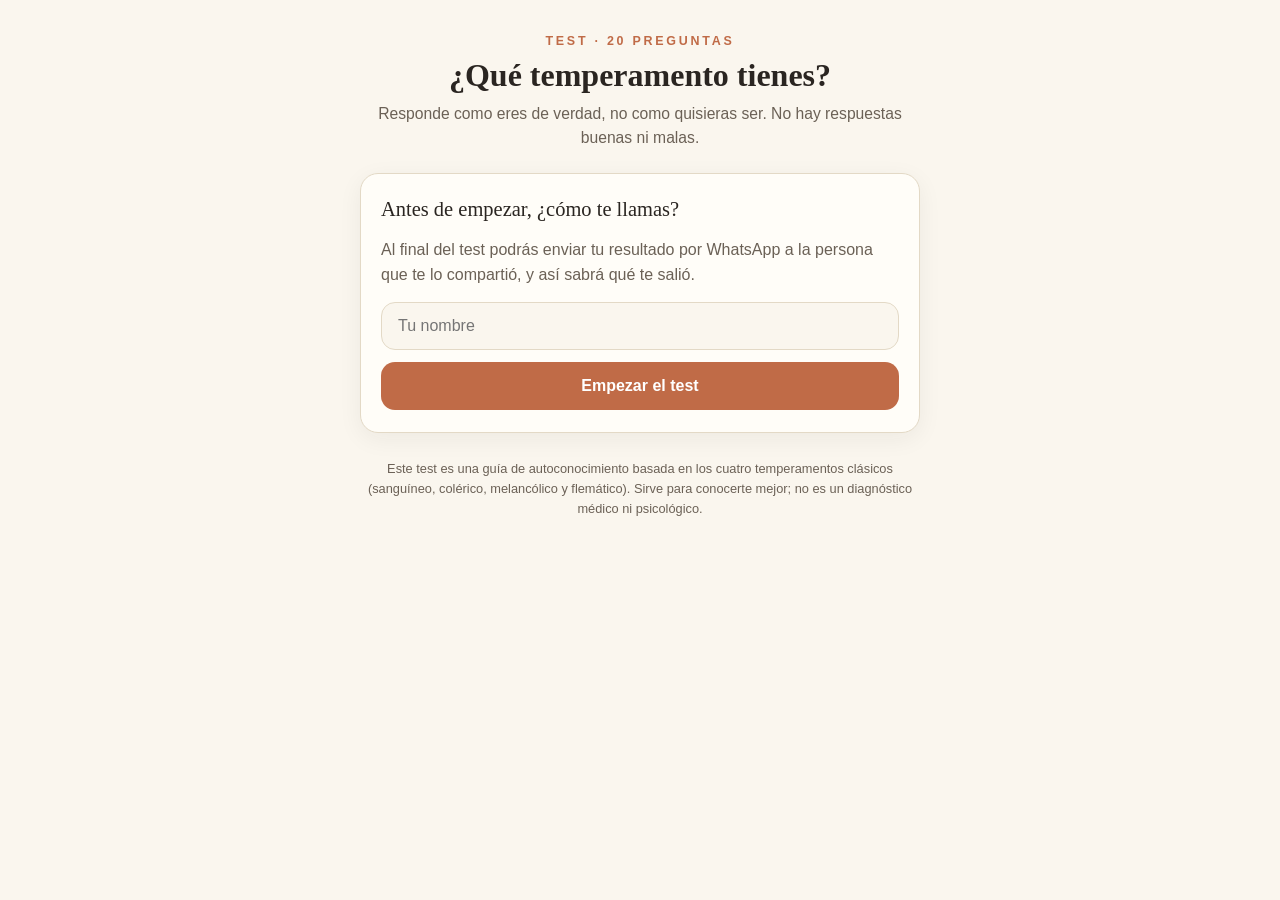
<file: test-temperamento/index.html>
<!DOCTYPE html>
<html lang="es">
<head>
<meta charset="UTF-8">
<meta name="viewport" content="width=device-width, initial-scale=1.0, viewport-fit=cover">
<title>¿Qué temperamento tienes? · Test</title>
<meta name="description" content="Test de 20 preguntas para descubrir tu temperamento principal: sanguíneo, colérico, melancólico o flemático.">
<meta name="theme-color" content="#2A2521">
<style>
  :root{
    --marfil:#FAF6EE; --superficie:#FFFDF8; --tinta:#2A2521; --tinta-suave:#6B6156;
    --terracota:#C06B47; --terracota-osc:#9E5233; --arena:#EADFC8; --linea:#E3D9C6;
    --sang:#D97706; --col:#B3402A; --mel:#4A5D8A; --flem:#5B7A5E;
  }
  *{margin:0;padding:0;box-sizing:border-box}
  html{-webkit-text-size-adjust:100%}
  body{
    font-family:-apple-system,BlinkMacSystemFont,"Segoe UI",Roboto,Helvetica,Arial,sans-serif;
    background:var(--marfil); color:var(--tinta); line-height:1.55;
    min-height:100vh; display:flex; flex-direction:column; align-items:center;
    padding:20px 16px 40px;
  }
  .contenedor{width:100%; max-width:560px}
  header{text-align:center; margin:12px 0 22px}
  header .kicker{font-size:.78rem; letter-spacing:.22em; text-transform:uppercase; color:var(--terracota); font-weight:700}
  header h1{font-family:Georgia,"Times New Roman",serif; font-weight:600; font-size:2rem; line-height:1.15; margin-top:6px}
  header p{color:var(--tinta-suave); margin-top:8px; font-size:.98rem}
  .tarjeta{background:var(--superficie); border:1px solid var(--linea); border-radius:18px; padding:22px 20px; box-shadow:0 6px 24px rgba(42,37,33,.06)}
  .progreso{height:8px; background:var(--arena); border-radius:99px; overflow:hidden; margin-bottom:8px}
  .progreso > div{height:100%; width:0%; background:var(--terracota); border-radius:99px; transition:width .35s ease}
  .paso{font-size:.82rem; color:var(--tinta-suave); text-align:right; margin-bottom:14px}
  .pregunta{font-family:Georgia,"Times New Roman",serif; font-size:1.28rem; line-height:1.3; margin-bottom:16px}
  .opciones{display:flex; flex-direction:column; gap:10px}
  .opcion{
    text-align:left; width:100%; background:var(--marfil); border:1.5px solid var(--linea);
    border-radius:14px; padding:14px 16px; font-size:1rem; color:var(--tinta); cursor:pointer;
    transition:border-color .15s, background .15s, transform .05s; font-family:inherit; line-height:1.4;
  }
  .opcion:hover{border-color:var(--terracota)}
  .opcion:active{transform:scale(.99); background:var(--arena)}
  .nota{margin-top:18px; font-size:.85rem; color:var(--tinta-suave); text-align:center}
  .oculto{display:none !important}
  /* Resultado */
  .res-tipo{font-family:Georgia,"Times New Roman",serif; font-size:2.1rem; line-height:1.1; text-align:center; margin-top:4px}
  .res-sub{text-align:center; color:var(--tinta-suave); margin-top:6px}
  .res-desc{margin-top:16px; font-size:1rem}
  .res-bloque{margin-top:16px}
  .res-bloque h3{font-size:.8rem; letter-spacing:.16em; text-transform:uppercase; margin-bottom:6px}
  .res-bloque ul{padding-left:20px}
  .res-bloque li{margin:3px 0}
  .barras{margin-top:20px; display:flex; flex-direction:column; gap:9px}
  .barra-fila{display:grid; grid-template-columns:96px 1fr 30px; align-items:center; gap:10px; font-size:.9rem}
  .barra-via{background:var(--arena); border-radius:99px; height:10px; overflow:hidden}
  .barra-relleno{height:100%; border-radius:99px; width:0%; transition:width .6s ease}
  .botones{display:flex; flex-direction:column; gap:10px; margin-top:24px}
  .btn{
    display:block; text-align:center; text-decoration:none; border-radius:14px; padding:14px 18px;
    font-size:1rem; font-weight:600; cursor:pointer; border:1.5px solid transparent; font-family:inherit;
  }
  .btn-principal{background:var(--terracota); color:#fff}
  .btn-principal:hover{background:var(--terracota-osc)}
  .btn-suave{background:transparent; color:var(--tinta); border-color:var(--linea)}
  .btn-wa{background:#25D366; color:#10370F}
  footer{margin-top:26px; text-align:center; font-size:.8rem; color:var(--tinta-suave); max-width:560px}
</style>
</head>
<body>
<div class="contenedor">
  <header>
    <div class="kicker">Test · 20 preguntas</div>
    <h1>¿Qué temperamento tienes?</h1>
    <p>Responde como eres de verdad, no como quisieras ser. No hay respuestas buenas ni malas.</p>
  </header>

  <!-- Inicio -->
  <section id="inicio" class="tarjeta">
    <div class="pregunta">Antes de empezar, ¿cómo te llamas?</div>
    <p style="color:var(--tinta-suave);margin-bottom:14px">Al final del test podrás enviar tu resultado por WhatsApp a la persona que te lo compartió, y así sabrá qué te salió.</p>
    <input id="nombre" type="text" placeholder="Tu nombre" autocomplete="name"
      style="width:100%;padding:14px 16px;font-size:1rem;border:1.5px solid var(--linea);border-radius:14px;background:var(--marfil);color:var(--tinta);font-family:inherit;margin-bottom:12px">
    <button class="btn btn-principal" id="btn-empezar" type="button" style="width:100%">Empezar el test</button>
  </section>

  <!-- Quiz -->
  <section id="quiz" class="tarjeta oculto">
    <div class="progreso"><div id="barra"></div></div>
    <div class="paso" id="paso"></div>
    <div class="pregunta" id="pregunta"></div>
    <div class="opciones" id="opciones"></div>
    <p class="nota">Elige la opción que más se parece a ti la mayoría de las veces.</p>
  </section>

  <!-- Resultado -->
  <section id="resultado" class="tarjeta oculto">
    <div class="kicker" style="text-align:center;font-size:.78rem;letter-spacing:.22em;text-transform:uppercase;color:var(--terracota);font-weight:700">Tu temperamento principal es</div>
    <div class="res-tipo" id="res-tipo"></div>
    <p class="res-sub" id="res-sub"></p>
    <p class="res-desc" id="res-desc"></p>
    <div class="res-bloque">
      <h3 style="color:var(--terracota-osc)">Tus fuerzas</h3>
      <ul id="res-fuerzas"></ul>
    </div>
    <div class="res-bloque">
      <h3 style="color:var(--terracota-osc)">Lo que te toca cuidar</h3>
      <ul id="res-cuidar"></ul>
    </div>
    <div class="barras" id="barras"></div>
    <div class="botones">
      <a class="btn btn-wa" id="btn-wa" href="#" target="_blank" rel="noopener">Enviar mi resultado por WhatsApp</a>
      <button class="btn btn-suave" id="btn-reiniciar" type="button">Hacer el test de nuevo</button>
    </div>
  </section>

  <footer>
    Este test es una guía de autoconocimiento basada en los cuatro temperamentos clásicos
    (sanguíneo, colérico, melancólico y flemático). Sirve para conocerte mejor;
    no es un diagnóstico médico ni psicológico.
  </footer>
</div>

<script>
var PREGUNTAS = [
  { q: "En una reunión con amigos, normalmente tú…",
    ops: [ ["S","Cuentas historias y animas el ambiente."],
           ["C","Terminas organizando qué se hace y a qué hora."],
           ["M","Escuchas más de lo que hablas y observas a todos."],
           ["F","Estás tranquilo y sigues el plan que salga."] ] },
  { q: "Cuando tienes un problema grande…",
    ops: [ ["C","Actúas de inmediato; el resto lo resuelves en el camino."],
           ["M","Lo analizas por todos lados antes de moverte."],
           ["F","Lo tomas con calma, paso a paso."],
           ["S","Lo comentas con alguien y buscas apoyo."] ] },
  { q: "Tu ritmo de trabajo es…",
    ops: [ ["S","Rápido cuando algo te entusiasma; irregular si te aburre."],
           ["F","Lento pero constante, sin prisa."],
           ["C","Rápido y directo al resultado."],
           ["M","Cuidadoso, con cada detalle revisado."] ] },
  { q: "Lo que más te molesta es…",
    ops: [ ["M","El desorden y la improvisación."],
           ["C","La lentitud y la indecisión de los demás."],
           ["S","La monotonía y quedarte fuera de lo que está pasando."],
           ["F","Los conflictos y las tensiones."] ] },
  { q: "Cuando te enojas…",
    ops: [ ["F","Te callas y te alejas hasta calmarte."],
           ["S","Explotas en el momento y a los cinco minutos ya se te pasó."],
           ["C","Lo dices directo, a veces más fuerte de lo que querías."],
           ["M","Te lo guardas y le sigues dando vueltas días después."] ] },
  { q: "Al tomar una decisión importante…",
    ops: [ ["C","Decides rápido y asumes las consecuencias."],
           ["M","Haces tu lista de pros y contras y lo piensas mucho."],
           ["S","Te dejas llevar por lo que sientes en el momento."],
           ["F","Prefieres esperar y ver cómo se acomoda todo."] ] },
  { q: "En un equipo, tu papel natural es…",
    ops: [ ["M","El que revisa la calidad y detecta los errores."],
           ["S","El que motiva y mantiene el ánimo del grupo."],
           ["F","El que media cuando hay roces."],
           ["C","El que dirige y pone las metas."] ] },
  { q: "Tu relación con la rutina es…",
    ops: [ ["F","Te da paz; te gusta lo conocido."],
           ["M","Te funciona si está bien organizada."],
           ["S","Te aburre rápido; necesitas novedad."],
           ["C","La aceptas si sirve para lograr algo."] ] },
  { q: "Cuando alguien te critica…",
    ops: [ ["M","Lo analizas mucho y te cuesta soltarlo."],
           ["S","Te duele en el momento, pero lo olvidas pronto."],
           ["C","Respondes y defiendes tu punto."],
           ["F","Escuchas en silencio, aunque por dentro te afecte."] ] },
  { q: "Tu espacio personal tiende a estar…",
    ops: [ ["S","Con vida: cosas por todas partes, a tu manera."],
           ["M","Ordenado, cada cosa en su lugar."],
           ["F","Sencillo y cómodo, sin complicaciones."],
           ["C","Funcional, pensado para lo que necesitas hacer."] ] },
  { q: "En la amistad y el amor eres…",
    ops: [ ["C","Intenso y protector; te gusta llevar la iniciativa."],
           ["F","Leal y estable; estás siempre, sin drama."],
           ["S","Cariñoso, expresivo y muy social."],
           ["M","Reservado; entregas mucho, pero a pocas personas."] ] },
  { q: "Tu mayor fortaleza es…",
    ops: [ ["M","La profundidad y el cuidado en los detalles."],
           ["C","La determinación para lograr lo que te propones."],
           ["S","El carisma y la facilidad para conectar con la gente."],
           ["F","La paciencia y la calma bajo presión."] ] },
  { q: "Tu punto débil más frecuente es…",
    ops: [ ["S","Empezar muchas cosas y terminar pocas."],
           ["F","Dejar las cosas para después."],
           ["M","Exigirte demasiado y preocuparte de más."],
           ["C","La impaciencia y querer controlarlo todo."] ] },
  { q: "Ante un plan improvisado de último minuto…",
    ops: [ ["S","¡Vamos! Te encanta la aventura."],
           ["C","Vas si vale la pena, pero prefieres decidir tú."],
           ["F","Vas tranquilo; te adaptas."],
           ["M","Te cuesta; prefieres saber antes qué va a pasar."] ] },
  { q: "Cuando hablas, sueles…",
    ops: [ ["C","Ir al grano, sin rodeos."],
           ["S","Hablar bastante, con gestos y anécdotas."],
           ["M","Pensar antes de hablar y medir tus palabras."],
           ["F","Hablar poco y en tono suave."] ] },
  { q: "El dinero para ti es…",
    ops: [ ["F","Seguridad: prefieres ahorrar y estar tranquilo."],
           ["S","Para disfrutarlo y compartir momentos."],
           ["C","Una herramienta para crecer y lograr más."],
           ["M","Algo que se administra con cuidado y previsión."] ] },
  { q: "Si un proyecto se atrasa…",
    ops: [ ["M","Revisas qué falló y cómo evitarlo la próxima vez."],
           ["C","Presionas hasta que se cumpla."],
           ["F","Esperas y ajustas sin estresarte."],
           ["S","Pierdes el interés y te vas a otra cosa."] ] },
  { q: "Te recarga la energía…",
    ops: [ ["S","Estar con gente, salir y conversar."],
           ["M","Tu espacio, el silencio y tiempo para pensar."],
           ["C","Lograr una meta y sentir que avanzas."],
           ["F","Descansar sin demandas ni apuros."] ] },
  { q: "En una discusión buscas…",
    ops: [ ["C","Dejar claro tu punto."],
           ["F","Que todo quede en paz lo antes posible."],
           ["M","Entender a fondo quién tiene la razón y por qué."],
           ["S","Bajar la tensión, hasta con un chiste."] ] },
  { q: "La frase que más te describe es…",
    ops: [ ["S","«La vida es para disfrutarla»."],
           ["C","«Si hay que hacerlo, lo hago yo»."],
           ["M","«Las cosas bien hechas, o no se hacen»."],
           ["F","«Todo con calma se resuelve»."] ] }
];

var TIPOS = {
  S: { nombre: "Sanguíneo", color: getComputedStyle(document.documentElement).getPropertyValue('--sang'),
       desc: "Eres energía social: entusiasta, expresivo y optimista. Conectas fácil con la gente, te adaptas rápido y le pones ánimo a cualquier ambiente. Tu reto no es arrancar, es sostener: cuando algo se vuelve rutina, tu interés se va a otra parte.",
       fuerzas: ["Carisma natural y facilidad para hacer amigos", "Optimismo que levanta al grupo", "Creatividad e improvisación"],
       cuidar: ["Terminar lo que empiezas", "El orden y la constancia en lo cotidiano", "Pensar antes de prometer"] },
  C: { nombre: "Colérico", color: getComputedStyle(document.documentElement).getPropertyValue('--col'),
       desc: "Eres acción y resultado: decidido, directo y con una voluntad fuerte. Ves lo que hay que hacer y lo haces, y la gente termina siguiéndote. Tu reto es el modo: la misma fuerza que te hace lograr puede atropellar si no la mides.",
       fuerzas: ["Determinación para cumplir metas", "Liderazgo natural en los momentos difíciles", "Rapidez para decidir y actuar"],
       cuidar: ["La impaciencia con los ritmos de otros", "Escuchar antes de responder", "No querer controlarlo todo"] },
  M: { nombre: "Melancólico", color: getComputedStyle(document.documentElement).getPropertyValue('--mel'),
       desc: "Eres profundidad y detalle: analítico, sensible y con un estándar alto. Piensas antes de actuar, notas lo que otros no ven y tus trabajos se reconocen por la calidad. Tu reto es no quedarte atrapado en tu cabeza: ni todo tiene que ser perfecto, ni todo merece días de vueltas.",
       fuerzas: ["Ojo para el detalle y la calidad", "Lealtad profunda con los tuyos", "Capacidad de análisis y reflexión"],
       cuidar: ["El perfeccionismo que retrasa entregas", "Preocuparte de más por lo que no controlas", "Guardarte lo que sientes hasta explotar"] },
  F: { nombre: "Flemático", color: getComputedStyle(document.documentElement).getPropertyValue('--flem'),
       desc: "Eres calma y constancia: paciente, estable y difícil de sacar de tu centro. La gente confía en ti porque no dramatizas y porque estás. Tu reto es el arranque: puedes quedarte esperando el momento perfecto mientras las oportunidades pasan.",
       fuerzas: ["Paciencia y calma bajo presión", "Constancia: terminas lo que empiezas, a tu ritmo", "Talento para mediar y bajar conflictos"],
       cuidar: ["Dejar las decisiones para después", "Decir lo que necesitas en vez de callarlo", "Resistirte a los cambios necesarios"] }
};

var indice = 0;
var puntos = { S:0, C:0, M:0, F:0 };
var elPregunta = document.getElementById('pregunta');
var elOpciones = document.getElementById('opciones');
var elBarra = document.getElementById('barra');
var elPaso = document.getElementById('paso');

function mostrarPregunta(){
  var p = PREGUNTAS[indice];
  elBarra.style.width = (indice / PREGUNTAS.length * 100) + '%';
  elPaso.textContent = 'Pregunta ' + (indice + 1) + ' de ' + PREGUNTAS.length;
  elPregunta.textContent = p.q;
  elOpciones.innerHTML = '';
  p.ops.forEach(function(op){
    var b = document.createElement('button');
    b.type = 'button';
    b.className = 'opcion';
    b.textContent = op[1];
    b.addEventListener('click', function(){ responder(op[0]); });
    elOpciones.appendChild(b);
  });
}

function responder(tipo){
  puntos[tipo]++;
  indice++;
  if (indice < PREGUNTAS.length){ mostrarPregunta(); }
  else { mostrarResultado(); }
}

function mostrarResultado(){
  document.getElementById('quiz').classList.add('oculto');
  var orden = Object.keys(puntos).sort(function(a,b){ return puntos[b] - puntos[a]; });
  var primero = TIPOS[orden[0]];
  var segundo = TIPOS[orden[1]];
  document.getElementById('res-tipo').textContent = primero.nombre;
  document.getElementById('res-tipo').style.color = primero.color;
  document.getElementById('res-sub').textContent = 'Con un toque de ' + segundo.nombre.toLowerCase() + ' (' + puntos[orden[0]] + ' de 20 respuestas en tu tipo principal)';
  document.getElementById('res-desc').textContent = primero.desc;
  var ul1 = document.getElementById('res-fuerzas'); ul1.innerHTML = '';
  primero.fuerzas.forEach(function(f){ var li = document.createElement('li'); li.textContent = f; ul1.appendChild(li); });
  var ul2 = document.getElementById('res-cuidar'); ul2.innerHTML = '';
  primero.cuidar.forEach(function(f){ var li = document.createElement('li'); li.textContent = f; ul2.appendChild(li); });
  var barras = document.getElementById('barras'); barras.innerHTML = '';
  orden.forEach(function(k){
    var fila = document.createElement('div'); fila.className = 'barra-fila';
    var nombre = document.createElement('span'); nombre.textContent = TIPOS[k].nombre;
    var via = document.createElement('div'); via.className = 'barra-via';
    var relleno = document.createElement('div'); relleno.className = 'barra-relleno';
    relleno.style.background = TIPOS[k].color;
    via.appendChild(relleno);
    var num = document.createElement('span'); num.textContent = puntos[k];
    fila.appendChild(nombre); fila.appendChild(via); fila.appendChild(num);
    barras.appendChild(fila);
    setTimeout(function(){ relleno.style.width = (puntos[k] / PREGUNTAS.length * 100) + '%'; }, 50);
  });
  var nombre = (document.getElementById('nombre').value || '').trim();
  var quien = nombre ? ('Soy ' + nombre + '. ') : '';
  var texto = quien + 'Hice el test de temperamentos y salí ' + primero.nombre +
    ', con un toque de ' + segundo.nombre.toLowerCase() + '. Mis puntos: Sanguíneo ' + puntos.S +
    ', Colérico ' + puntos.C + ', Melancólico ' + puntos.M + ', Flemático ' + puntos.F + '.';
  document.getElementById('btn-wa').href = 'https://wa.me/19177445155?text=' + encodeURIComponent(texto);
  document.getElementById('resultado').classList.remove('oculto');
  window.scrollTo({ top: 0, behavior: 'smooth' });
}

document.getElementById('btn-reiniciar').addEventListener('click', function(){
  indice = 0; puntos = { S:0, C:0, M:0, F:0 };
  document.getElementById('resultado').classList.add('oculto');
  document.getElementById('quiz').classList.remove('oculto');
  mostrarPregunta();
  window.scrollTo({ top: 0, behavior: 'smooth' });
});

document.getElementById('btn-empezar').addEventListener('click', function(){
  document.getElementById('inicio').classList.add('oculto');
  document.getElementById('quiz').classList.remove('oculto');
  mostrarPregunta();
  window.scrollTo({ top: 0, behavior: 'smooth' });
});
</script>
</body>
</html>
</file>
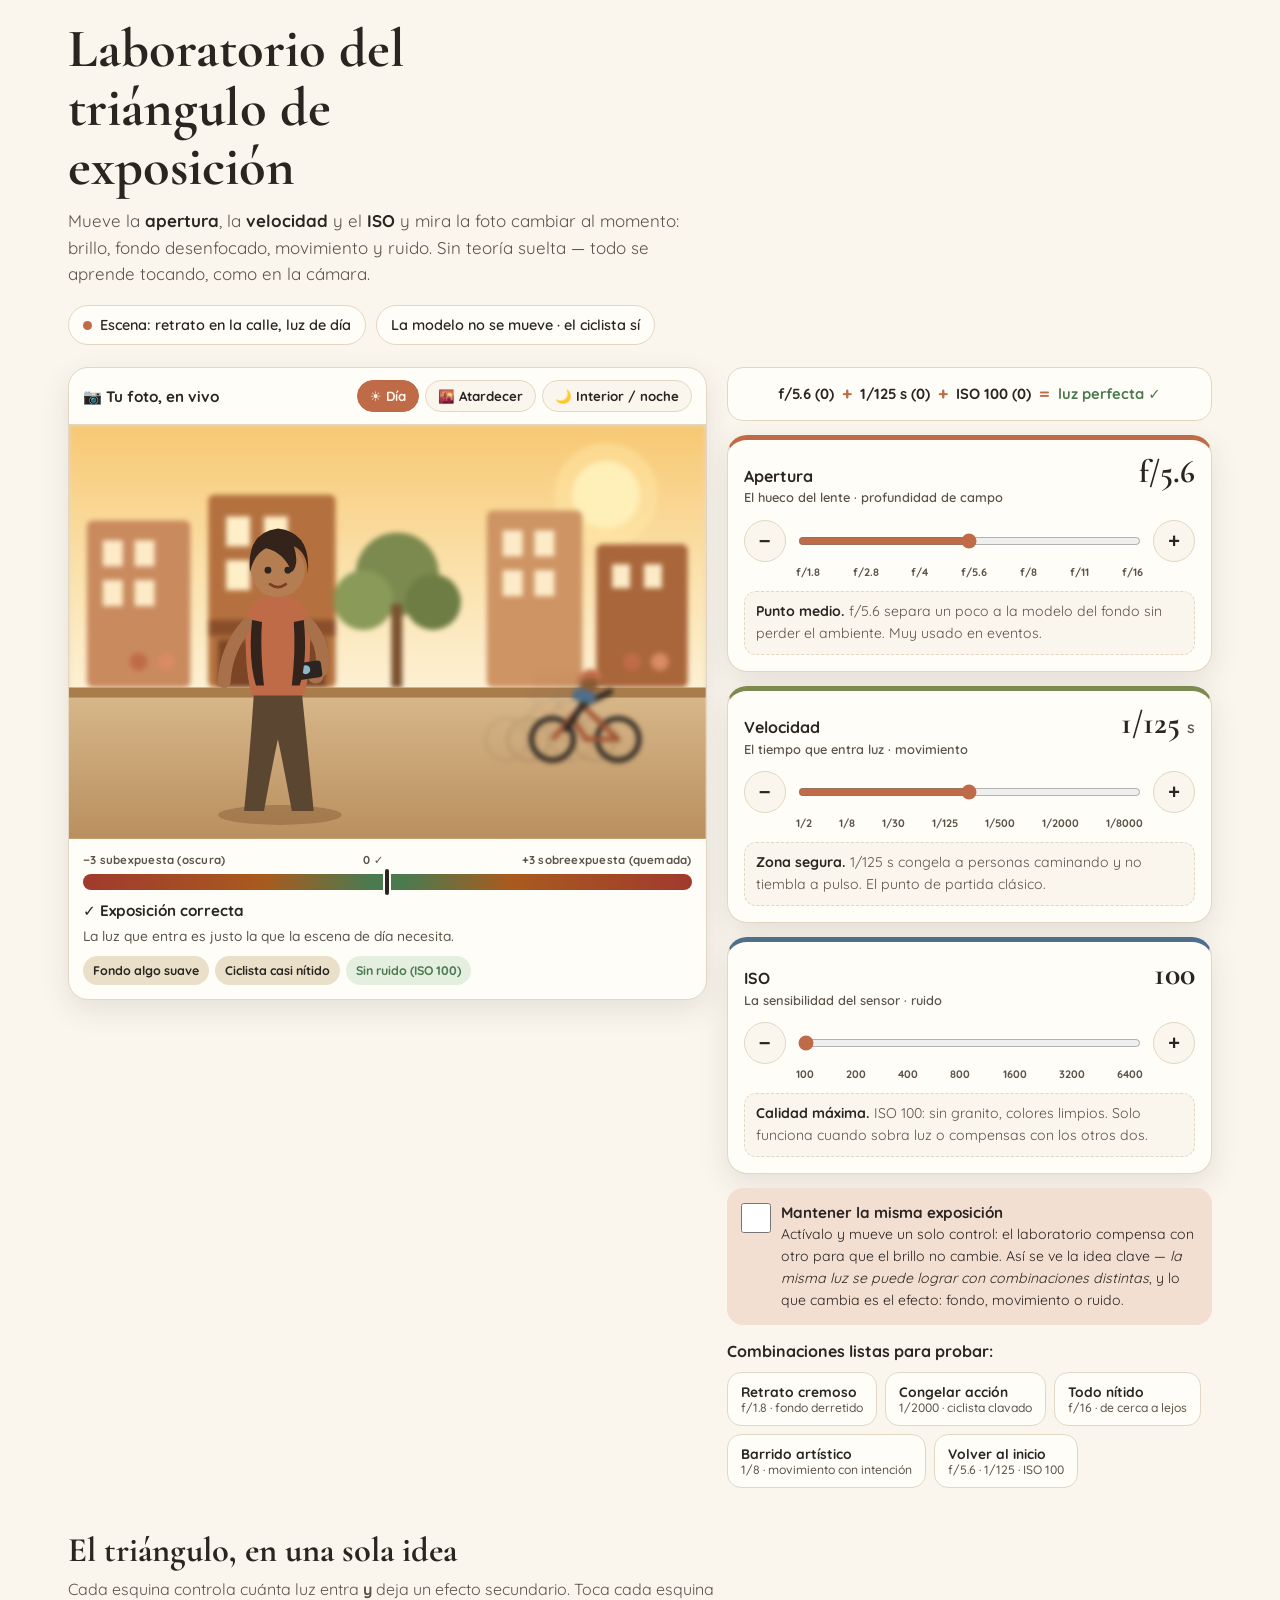
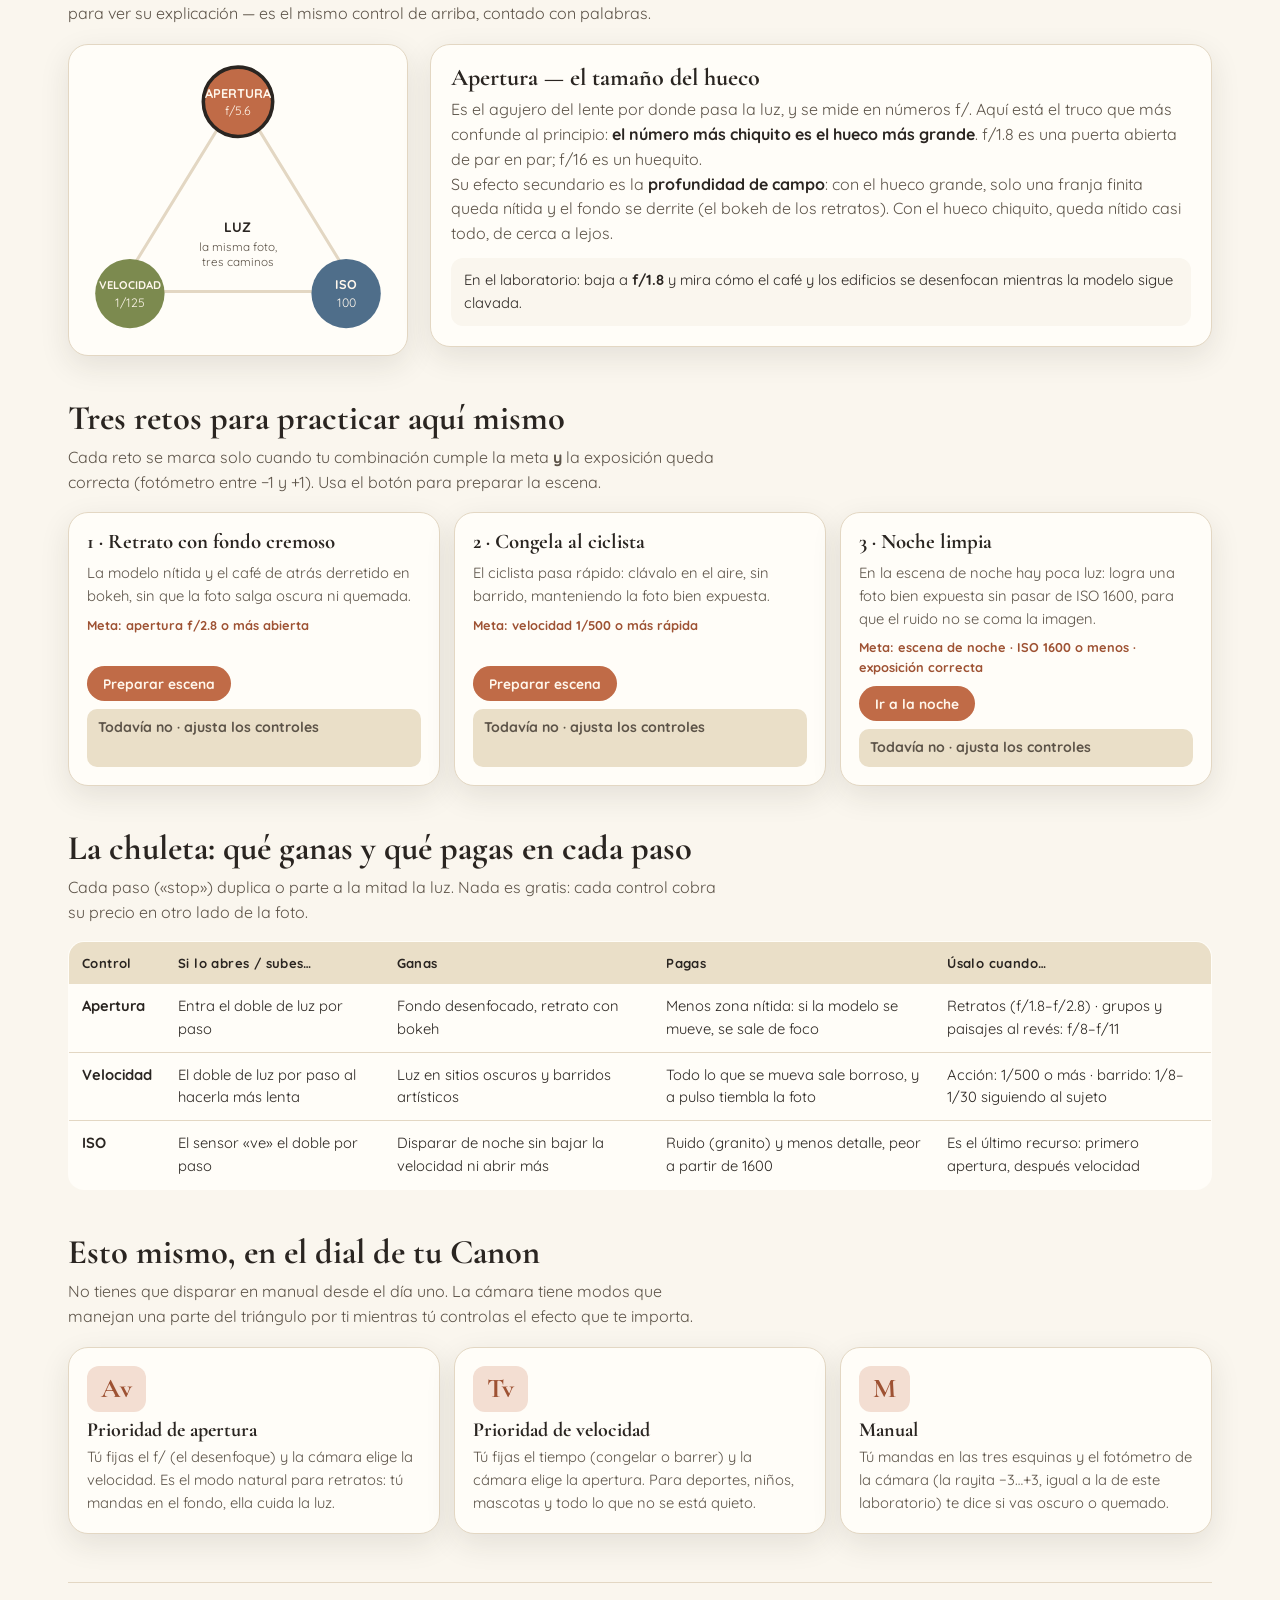
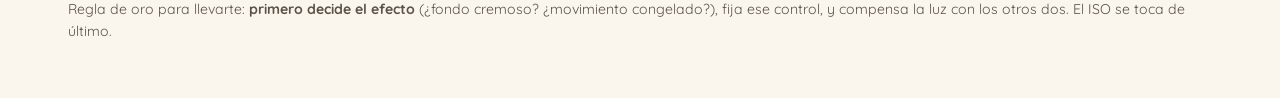
<file: triangulo/index.html>
<!doctype html>
<html lang="es">
  <head>
    <meta charset="utf-8" />
    <meta name="viewport" content="width=device-width, initial-scale=1, viewport-fit=cover" />
    <meta name="color-scheme" content="light dark" />
    <meta name="theme-color" content="#2A2521" />
    <meta name="mobile-web-app-capable" content="yes" />
    <meta name="apple-mobile-web-app-capable" content="yes" />
    <meta name="apple-mobile-web-app-status-bar-style" content="black-translucent" />
    <meta name="apple-mobile-web-app-title" content="Triángulo" />
    <link rel="manifest" href="manifest.webmanifest" />
    <link rel="icon" type="image/svg+xml" href="icon.svg" />
    <link rel="apple-touch-icon" href="icon.svg" />
    
    <link rel="icon" href="data:," />
    <title>Laboratorio del Triángulo de Exposición</title>
    <link rel="preconnect" href="https://fonts.googleapis.com" />
    <link rel="preconnect" href="https://fonts.gstatic.com" crossorigin />
    <link href="https://fonts.googleapis.com/css2?family=Cormorant+Garamond:ital,wght@0,500;0,600;0,700;1,500&family=Quicksand:wght@400;500;600;700&display=swap" rel="stylesheet" />
    <style>
      :root{
        --bg:#FAF6EE; --bg2:#FFFDF8; --ink:#2A2521; --ink-soft:#5C5348; --line:#E3D7C3;
        --arena:#EADFC8; --terra:#C06B47; --terra-dark:#9E5233; --terra-soft:#F3DED2;
        --ok:#4C7A4F; --ok-bg:#E4EFE0; --warn:#A85B1E; --warn-bg:#FBEEDC; --bad:#A03A2E; --bad-bg:#F9E2DC;
        --card:#FFFDF8; --shadow:0 10px 30px rgba(42,37,33,.10);
        --scene-bright:1;
      }
      @media (prefers-color-scheme: dark){
        :root{
          --bg:#1D1915; --bg2:#26211B; --ink:#F3EAD9; --ink-soft:#C9BBA3; --line:#453B2F;
          --arena:#332B21; --terra:#D98B63; --terra-dark:#E0A075; --terra-soft:#3D2C22;
          --ok:#9CC493; --ok-bg:#26351F; --warn:#E5B26B; --warn-bg:#3A2E18; --bad:#EE9A8C; --bad-bg:#3D231E;
          --card:#26211B; --shadow:0 10px 30px rgba(0,0,0,.35);
        }
      }
      *{box-sizing:border-box}
      html{scroll-behavior:smooth}
      body{margin:0;background:var(--bg);color:var(--ink);font-family:"Quicksand",system-ui,sans-serif;font-size:16px;line-height:1.55}
      .wrap{max-width:1180px;margin:0 auto;padding:20px 18px 56px}
      h1,h2,h3{font-family:"Cormorant Garamond",serif;line-height:1.08;margin:0}
      h1{font-size:clamp(2rem,5.4vw,3.4rem);font-weight:700;max-width:16ch}
      h2{font-size:clamp(1.55rem,3.4vw,2.15rem);font-weight:700}
      p{margin:0}
      .lede{margin-top:12px;font-size:1.06rem;color:var(--ink-soft);max-width:62ch}
      .lede strong{color:var(--ink)}
      .topbar{display:flex;flex-wrap:wrap;gap:10px;align-items:center;margin-top:18px}
      .chip{display:inline-flex;align-items:center;gap:8px;background:var(--card);border:1px solid var(--line);border-radius:999px;padding:8px 14px;font-weight:600;font-size:.9rem}
      .chip .dot{width:9px;height:9px;border-radius:50%;background:var(--terra);flex:none}
      /* ---------- layout del laboratorio ---------- */
      .lab{display:grid;grid-template-columns:1.25fr .95fr;gap:20px;margin-top:22px;align-items:start}
      @media (max-width:920px){.lab{grid-template-columns:1fr}}
      .visor-card{background:var(--card);border:1px solid var(--line);border-radius:20px;overflow:hidden;box-shadow:var(--shadow)}
      .visor-head{display:flex;flex-wrap:wrap;gap:8px;align-items:center;justify-content:space-between;padding:12px 14px;border-bottom:1px solid var(--line)}
      .visor-head .t{font-weight:700;font-size:.95rem}
      .escenas{display:flex;gap:6px;flex-wrap:wrap}
      .escena-btn{border:1px solid var(--line);background:var(--bg);color:var(--ink);border-radius:999px;padding:7px 12px;font-family:inherit;font-weight:700;font-size:.83rem;cursor:pointer}
      .escena-btn[aria-pressed="true"]{background:var(--terra);border-color:var(--terra);color:#FFF7EC}
      .visor{position:relative;aspect-ratio:16/10.4;background:#E9D9BE;overflow:hidden}
      .visor svg.scene{position:absolute;inset:0;width:100%;height:100%;display:block}
      .tint{position:absolute;inset:0;pointer-events:none;transition:background .35s,opacity .35s}
      .grain{position:absolute;inset:-40px;pointer-events:none;opacity:0;mix-blend-mode:overlay;
        background-image:url("data:image/svg+xml,%3Csvg xmlns='http://www.w3.org/2000/svg' width='240' height='240'%3E%3Cfilter id='n'%3E%3CfeTurbulence type='fractalNoise' baseFrequency='0.9' numOctaves='2'/%3E%3C/filter%3E%3Crect width='240' height='240' filter='url(%23n)'/%3E%3C/svg%3E");
      }
      .blackout{position:absolute;inset:0;background:#0B0906;opacity:0;pointer-events:none}
      .whiteout{position:absolute;inset:0;background:#FFFDF4;opacity:0;pointer-events:none}
      .visor-foot{padding:12px 14px 14px}
      /* fotómetro */
      .meter-labels{display:flex;justify-content:space-between;font-size:.72rem;font-weight:700;color:var(--ink-soft);letter-spacing:.02em}
      .meter{position:relative;height:16px;border-radius:999px;margin-top:5px;background:linear-gradient(90deg,var(--bad) 0%,var(--warn) 30%,var(--ok) 47%,var(--ok) 53%,var(--warn) 70%,var(--bad) 100%)}
      .needle{position:absolute;top:-5px;width:4px;height:26px;border-radius:2px;background:var(--ink);left:50%;transform:translateX(-50%);transition:left .25s ease;box-shadow:0 0 0 2px var(--card)}
      .meter-msg{margin-top:9px;font-weight:700;font-size:.95rem}
      .meter-msg small{display:block;font-weight:500;color:var(--ink-soft);font-size:.86rem;margin-top:2px}
      .badges{display:flex;flex-wrap:wrap;gap:6px;margin-top:10px}
      .badge{font-size:.78rem;font-weight:700;border-radius:999px;padding:5px 10px;background:var(--arena);color:var(--ink)}
      .badge.good{background:var(--ok-bg);color:var(--ok)}
      .badge.alert{background:var(--warn-bg);color:var(--warn)}
      .badge.bad{background:var(--bad-bg);color:var(--bad)}
      /* ---------- controles ---------- */
      .controls{display:flex;flex-direction:column;gap:14px}
      .ctl{background:var(--card);border:1px solid var(--line);border-radius:20px;padding:16px;box-shadow:var(--shadow)}
      .ctl.ap{border-top:5px solid var(--terra)}
      .ctl.tv{border-top:5px solid #7C8A4F}
      .ctl.iso{border-top:5px solid #4F6E8A}
      .ctl-head{display:flex;align-items:baseline;justify-content:space-between;gap:10px}
      .ctl-name{font-weight:700;font-size:1rem}
      .ctl-name span{display:block;font-size:.8rem;font-weight:600;color:var(--ink-soft)}
      .ctl-value{font-family:"Cormorant Garamond",serif;font-size:2rem;font-weight:700;line-height:1;white-space:nowrap}
      .ctl-value small{font-size:1rem;color:var(--ink-soft);font-family:"Quicksand",sans-serif;font-weight:600}
      .stepper{display:flex;align-items:center;gap:10px;margin-top:12px}
      .step-btn{flex:none;width:42px;height:42px;border-radius:50%;border:1px solid var(--line);background:var(--bg);color:var(--ink);font-size:1.25rem;font-weight:700;cursor:pointer;line-height:1}
      .step-btn:active{transform:scale(.94)}
      input[type=range]{flex:1;accent-color:var(--terra);height:36px;cursor:pointer;min-width:0}
      .ticks{display:flex;justify-content:space-between;font-size:.68rem;font-weight:700;color:var(--ink-soft);margin-top:2px;padding:0 52px}
      .ctl-effect{margin-top:10px;font-size:.88rem;color:var(--ink-soft);background:var(--bg);border:1px dashed var(--line);border-radius:12px;padding:9px 11px}
      .ctl-effect strong{color:var(--ink)}
      .switch-row{display:flex;gap:10px;align-items:flex-start;background:var(--terra-soft);border-radius:16px;padding:13px 14px}
      .switch-row p{font-size:.88rem}
      .switch-row p strong{display:block;font-size:.95rem}
      .switch{flex:none;margin-top:2px;cursor:pointer}
      .switch input{width:30px;height:30px;margin:0;cursor:pointer;accent-color:var(--terra)}
      .presets{display:flex;flex-wrap:wrap;gap:8px}
      .preset-btn{border:1px solid var(--line);background:var(--card);color:var(--ink);border-radius:14px;padding:10px 13px;font-family:inherit;font-weight:700;font-size:.86rem;cursor:pointer;text-align:left}
      .preset-btn small{display:block;font-weight:500;color:var(--ink-soft);font-size:.76rem}
      .preset-btn:active{transform:scale(.98)}
      .formula{display:flex;flex-wrap:wrap;gap:8px;align-items:center;justify-content:center;background:var(--card);border:1px solid var(--line);border-radius:16px;padding:12px;font-weight:700;font-size:.92rem;text-align:center}
      .formula .op{color:var(--terra);font-size:1.1rem}
      .formula .res{color:var(--ok)}
      /* ---------- secciones ---------- */
      section{margin-top:44px}
      .sec-intro{color:var(--ink-soft);margin-top:8px;max-width:66ch}
      .tri-grid{display:grid;grid-template-columns:340px 1fr;gap:22px;margin-top:18px;align-items:start}
      @media (max-width:860px){.tri-grid{grid-template-columns:1fr}}
      .tri-card{background:var(--card);border:1px solid var(--line);border-radius:20px;padding:16px;box-shadow:var(--shadow)}
      .tri-card svg{width:100%;height:auto;display:block}
      .tri-node{cursor:pointer}
      .tri-node circle{transition:stroke-width .15s}
      .tri-node:focus-visible{outline:2px solid var(--terra);outline-offset:3px;border-radius:50%}
      .explain{background:var(--card);border:1px solid var(--line);border-radius:20px;padding:20px;box-shadow:var(--shadow)}
      .explain h3{font-size:1.5rem;margin-bottom:6px}
      .explain p{color:var(--ink-soft)}
      .explain p strong{color:var(--ink)}
      .explain .ejemplo{margin-top:12px;background:var(--bg);border-radius:12px;padding:11px 13px;font-size:.92rem;color:var(--ink)}
      .retos{display:grid;grid-template-columns:repeat(3,1fr);gap:14px;margin-top:18px}
      @media (max-width:860px){.retos{grid-template-columns:1fr}}
      .reto{background:var(--card);border:1px solid var(--line);border-radius:20px;padding:18px;box-shadow:var(--shadow);display:flex;flex-direction:column;gap:8px}
      .reto h3{font-size:1.3rem}
      .reto p{font-size:.92rem;color:var(--ink-soft);flex:1}
      .reto .estado{font-weight:700;font-size:.88rem;border-radius:10px;padding:8px 11px;background:var(--arena)}
      .reto.done .estado{background:var(--ok-bg);color:var(--ok)}
      .reto .meta{font-size:.8rem;font-weight:700;color:var(--terra-dark)}
      @media (prefers-color-scheme: dark){.reto .meta{color:var(--terra)}}
      .reto-btn{align-self:flex-start;border:none;background:var(--terra);color:#FFF7EC;border-radius:999px;padding:9px 16px;font-family:inherit;font-weight:700;font-size:.86rem;cursor:pointer}
      table{width:100%;border-collapse:collapse;margin-top:16px;background:var(--card);border:1px solid var(--line);border-radius:16px;overflow:hidden;font-size:.92rem}
      th,td{padding:11px 13px;text-align:left;vertical-align:top}
      th{background:var(--arena);font-size:.82rem;letter-spacing:.03em}
      tr + tr td{border-top:1px solid var(--line)}
      td strong{white-space:nowrap}
      .stack{display:flex;flex-direction:column;gap:0}
      @media (max-width:640px){
        table,thead,tbody,tr,td{display:block;width:100%}
        thead{display:none}
        tr{padding:10px 4px}
        tr + tr{border-top:2px solid var(--line)}
        td{padding:5px 13px;border:none!important}
        td::before{content:attr(data-h);display:block;font-size:.72rem;font-weight:700;color:var(--ink-soft);text-transform:uppercase;letter-spacing:.05em}
      }
      .canon{display:grid;grid-template-columns:repeat(3,1fr);gap:14px;margin-top:18px}
      @media (max-width:860px){.canon{grid-template-columns:1fr}}
      .modo{background:var(--card);border:1px solid var(--line);border-radius:20px;padding:18px;box-shadow:var(--shadow)}
      .modo .dial{display:inline-block;font-family:"Cormorant Garamond",serif;font-weight:700;font-size:1.7rem;background:var(--terra-soft);color:var(--terra-dark);border-radius:12px;padding:2px 14px;margin-bottom:8px}
      @media (prefers-color-scheme: dark){.modo .dial{color:var(--terra)}}
      .modo h3{font-size:1.25rem;margin-bottom:5px}
      .modo p{font-size:.92rem;color:var(--ink-soft)}
      footer{margin-top:48px;border-top:1px solid var(--line);padding-top:16px;color:var(--ink-soft);font-size:.88rem}
      .sr{position:absolute;width:1px;height:1px;overflow:hidden;clip:rect(0 0 0 0);white-space:nowrap}
      @media (prefers-reduced-motion: no-preference){
        .bob{animation:bob 2.6s ease-in-out infinite}
        @keyframes bob{0%,100%{transform:translateY(0)}50%{transform:translateY(-4px)}}
      }
    </style>
  </head>
  <body>
    <div class="wrap">
      <header>
        <h1>Laboratorio del triángulo de exposición</h1>
        <p class="lede">Mueve la <strong>apertura</strong>, la <strong>velocidad</strong> y el <strong>ISO</strong> y mira la foto cambiar al momento: brillo, fondo desenfocado, movimiento y ruido. Sin teoría suelta — todo se aprende tocando, como en la cámara.</p>
        <div class="topbar">
          <span class="chip"><span class="dot"></span> Escena: retrato en la calle, luz de día</span>
          <span class="chip">La modelo no se mueve · el ciclista sí</span>
        </div>
      </header>

      <div class="lab">
        <!-- VISOR -->
        <div class="visor-card">
          <div class="visor-head">
            <span class="t">📷 Tu foto, en vivo</span>
            <div class="escenas" role="group" aria-label="Luz de la escena">
              <button class="escena-btn" data-escena="dia" aria-pressed="true">☀️ Día</button>
              <button class="escena-btn" data-escena="tarde" aria-pressed="false">🌇 Atardecer</button>
              <button class="escena-btn" data-escena="noche" aria-pressed="false">🌙 Interior / noche</button>
            </div>
          </div>
          <div class="visor" id="visor">
            <svg class="scene" id="sceneSvg" viewBox="0 0 640 416" preserveAspectRatio="xMidYMid slice" role="img" aria-label="Simulación de la foto: una modelo posando en una calle con cafés, y un ciclista pasando">
              <defs>
                <linearGradient id="sky" x1="0" y1="0" x2="0" y2="1">
                  <stop offset="0" stop-color="#F7C873"/><stop offset=".55" stop-color="#FBE3B0"/><stop offset="1" stop-color="#FDF3DC"/>
                </linearGradient>
                <linearGradient id="suelo" x1="0" y1="0" x2="0" y2="1">
                  <stop offset="0" stop-color="#D9B98C"/><stop offset="1" stop-color="#B98F5F"/>
                </linearGradient>
              </defs>
              <!-- FONDO (se desenfoca con la apertura) -->
              <g id="bgLayer">
                <rect x="0" y="0" width="640" height="290" fill="url(#sky)"/>
                <circle cx="540" cy="70" r="34" fill="#FFF3C4"/>
                <circle cx="540" cy="70" r="52" fill="#FFE9A8" opacity=".45"/>
                <rect x="18" y="96" width="104" height="168" rx="6" fill="#C98A5E"/>
                <rect x="34" y="116" width="20" height="26" fill="#FDEBC8"/><rect x="66" y="116" width="20" height="26" fill="#FDEBC8"/>
                <rect x="34" y="156" width="20" height="26" fill="#FDEBC8"/><rect x="66" y="156" width="20" height="26" fill="#FDEBC8"/>
                <rect x="140" y="70" width="128" height="194" rx="6" fill="#B4713F"/>
                <rect x="158" y="92" width="24" height="30" fill="#FFEFC9"/><rect x="196" y="92" width="24" height="30" fill="#FFEFC9"/><rect x="158" y="136" width="24" height="30" fill="#FFEFC9"/><rect x="196" y="136" width="24" height="30" fill="#FFEFC9"/>
                <rect x="140" y="196" width="128" height="16" fill="#8A4F2A"/>
                <rect x="150" y="216" width="108" height="48" fill="#7C4525"/>
                <text x="204" y="246" text-anchor="middle" font-family="Georgia,serif" font-size="17" fill="#FFEFC9">CAFÉ</text>
                <rect x="420" y="86" width="96" height="178" rx="6" fill="#CE9464"/>
                <rect x="436" y="106" width="20" height="26" fill="#FDEBC8"/><rect x="468" y="106" width="20" height="26" fill="#FDEBC8"/>
                <rect x="436" y="146" width="20" height="26" fill="#FDEBC8"/><rect x="468" y="146" width="20" height="26" fill="#FDEBC8"/>
                <rect x="530" y="120" width="92" height="144" rx="6" fill="#A9663A"/>
                <rect x="546" y="140" width="18" height="24" fill="#FDEBC8"/><rect x="578" y="140" width="18" height="24" fill="#FDEBC8"/>
                <circle cx="330" cy="150" r="42" fill="#7C8A4F"/>
                <circle cx="296" cy="176" r="30" fill="#8A9A58"/>
                <circle cx="366" cy="178" r="28" fill="#6E7D43"/>
                <rect x="324" y="180" width="11" height="84" fill="#7A5230"/>
                <circle cx="70" cy="238" r="9" fill="#C06B47"/><circle cx="98" cy="238" r="9" fill="#D98B63"/><circle cx="566" cy="238" r="9" fill="#C06B47"/><circle cx="594" cy="238" r="9" fill="#D98B63"/>
              </g>
              <rect x="0" y="264" width="640" height="152" fill="url(#suelo)"/>
              <rect x="0" y="264" width="640" height="10" fill="#A97C4C"/>
              <!-- CICLISTA (se barre con la velocidad) -->
              <g id="ghostLayer" opacity="0">
                <g transform="translate(-46,0)" opacity=".35"><use href="#ciclistaForma"/></g>
                <g transform="translate(-24,0)" opacity=".55"><use href="#ciclistaForma"/></g>
              </g>
              <g id="bikeLayer">
                <g id="ciclistaForma">
                  <circle cx="486" cy="316" r="21" fill="none" stroke="#2A2521" stroke-width="5"/>
                  <circle cx="552" cy="316" r="21" fill="none" stroke="#2A2521" stroke-width="5"/>
                  <path d="M486 316 L516 282 L552 316 L520 316 L504 292" fill="none" stroke="#9E5233" stroke-width="5" stroke-linejoin="round"/>
                  <path d="M516 282 L544 268" stroke="#2A2521" stroke-width="6" stroke-linecap="round"/>
                  <path d="M516 282 L500 306" stroke="#2A2521" stroke-width="6" stroke-linecap="round"/>
                  <path d="M520 272 L516 282" stroke="#2A2521" stroke-width="7" stroke-linecap="round"/>
                  <circle cx="523" cy="258" r="11" fill="#8A5A34"/>
                  <path d="M512 252 Q523 240 536 250 L534 258 Q523 250 514 259 Z" fill="#C06B47"/>
                  <rect x="506" y="266" width="24" height="13" rx="6" fill="#4F6E8A" transform="rotate(14 518 272)"/>
                </g>
              </g>
              <!-- MODELO (siempre nítida: es tu punto de enfoque) -->
              <g id="subjectLayer" class="bob">
                <ellipse cx="212" cy="392" rx="62" ry="10" fill="#8A6238" opacity=".5"/>
                <path d="M186 268 Q182 330 176 388 L196 388 Q204 344 210 316 Q216 344 224 388 L246 388 Q240 328 234 268 Z" fill="#5B4632"/>
                <path d="M178 196 Q176 246 184 272 L236 272 Q244 246 242 196 Q238 172 210 172 Q182 172 178 196 Z" fill="#C06B47"/>
                <path d="M180 200 Q158 224 156 258" fill="none" stroke="#A9714B" stroke-width="13" stroke-linecap="round"/>
                <path d="M240 200 Q258 220 254 246" fill="none" stroke="#A9714B" stroke-width="13" stroke-linecap="round"/>
                <circle cx="248" cy="252" r="8" fill="#A9714B"/>
                <rect x="228" y="238" width="26" height="17" rx="3.5" fill="#2A2521" transform="rotate(-8 241 246)"/>
                <circle cx="238" cy="246" r="4.5" fill="#8FB6C9"/>
                <circle cx="210" cy="146" r="27" fill="#B57E52"/>
                <path d="M182 148 Q178 108 210 104 Q244 108 240 150 Q240 128 226 122 Q232 140 224 148 Q216 128 198 124 Q186 130 182 148 Z" fill="#33231A"/>
                <path d="M184 196 Q180 236 188 262 L196 262 Q192 226 194 198 Z" fill="#33231A"/>
                <path d="M236 196 Q240 236 232 262 L224 262 Q228 226 226 198 Z" fill="#33231A"/>
                <circle cx="200" cy="146" r="3.4" fill="#2A2521"/><circle cx="220" cy="146" r="3.4" fill="#2A2521"/>
                <path d="M202 160 Q210 166 218 160" fill="none" stroke="#7C3E21" stroke-width="2.6" stroke-linecap="round"/>
              </g>
            </svg>
            <div class="tint" id="tint"></div>
            <div class="grain" id="grain"></div>
            <div class="blackout" id="blackout"></div>
            <div class="whiteout" id="whiteout"></div>
          </div>
          <div class="visor-foot">
            <div class="meter-labels"><span>−3 subexpuesta (oscura)</span><span>0 ✓</span><span>+3 sobreexpuesta (quemada)</span></div>
            <div class="meter" aria-hidden="true"><div class="needle" id="needle"></div></div>
            <p class="meter-msg" id="meterMsg" role="status"></p>
            <div class="badges" id="badges"></div>
          </div>
        </div>

        <!-- CONTROLES -->
        <div class="controls">
          <div class="formula" id="formula" aria-live="polite"></div>

          <div class="ctl ap">
            <div class="ctl-head">
              <p class="ctl-name">Apertura <span>El hueco del lente · profundidad de campo</span></p>
              <p class="ctl-value" id="apVal">f/5.6</p>
            </div>
            <div class="stepper">
              <button class="step-btn" data-step="ap:-1" aria-label="Cerrar apertura un paso">−</button>
              <input type="range" id="apRange" min="0" max="6" step="1" value="3" aria-label="Apertura" />
              <button class="step-btn" data-step="ap:1" aria-label="Abrir apertura un paso">+</button>
            </div>
            <div class="ticks"><span>f/1.8</span><span>f/2.8</span><span>f/4</span><span>f/5.6</span><span>f/8</span><span>f/11</span><span>f/16</span></div>
            <p class="ctl-effect" id="apEffect"></p>
          </div>

          <div class="ctl tv">
            <div class="ctl-head">
              <p class="ctl-name">Velocidad <span>El tiempo que entra luz · movimiento</span></p>
              <p class="ctl-value" id="tvVal">1/125</p>
            </div>
            <div class="stepper">
              <button class="step-btn" data-step="tv:-1" aria-label="Velocidad más rápida un paso">−</button>
              <input type="range" id="tvRange" min="0" max="6" step="1" value="3" aria-label="Velocidad de obturación" />
              <button class="step-btn" data-step="tv:1" aria-label="Velocidad más lenta un paso">+</button>
            </div>
            <div class="ticks"><span>1/2</span><span>1/8</span><span>1/30</span><span>1/125</span><span>1/500</span><span>1/2000</span><span>1/8000</span></div>
            <p class="ctl-effect" id="tvEffect"></p>
          </div>

          <div class="ctl iso">
            <div class="ctl-head">
              <p class="ctl-name">ISO <span>La sensibilidad del sensor · ruido</span></p>
              <p class="ctl-value" id="isoVal">100</p>
            </div>
            <div class="stepper">
              <button class="step-btn" data-step="iso:-1" aria-label="Bajar ISO un paso">−</button>
              <input type="range" id="isoRange" min="0" max="6" step="1" value="0" aria-label="ISO" />
              <button class="step-btn" data-step="iso:1" aria-label="Subir ISO un paso">+</button>
            </div>
            <div class="ticks"><span>100</span><span>200</span><span>400</span><span>800</span><span>1600</span><span>3200</span><span>6400</span></div>
            <p class="ctl-effect" id="isoEffect"></p>
          </div>

          <div class="switch-row">
            <label class="switch" aria-label="Mantener la misma exposición al cambiar un control">
              <input type="checkbox" id="lockExp" />
            </label>
            <p><strong>Mantener la misma exposición</strong>
            Actívalo y mueve un solo control: el laboratorio compensa con otro para que el brillo no cambie. Así se ve la idea clave — <em>la misma luz se puede lograr con combinaciones distintas</em>, y lo que cambia es el efecto: fondo, movimiento o ruido.</p>
          </div>

          <div>
            <p style="font-weight:700;margin-bottom:8px">Combinaciones listas para probar:</p>
            <div class="presets">
              <button class="preset-btn" data-preset="retrato">Retrato cremoso<small>f/1.8 · fondo derretido</small></button>
              <button class="preset-btn" data-preset="deporte">Congelar acción<small>1/2000 · ciclista clavado</small></button>
              <button class="preset-btn" data-preset="paisaje">Todo nítido<small>f/16 · de cerca a lejos</small></button>
              <button class="preset-btn" data-preset="barrido">Barrido artístico<small>1/8 · movimiento con intención</small></button>
              <button class="preset-btn" data-preset="base">Volver al inicio<small>f/5.6 · 1/125 · ISO 100</small></button>
            </div>
          </div>
        </div>
      </div>

      <!-- TRIÁNGULO -->
      <section aria-labelledby="triH">
        <h2 id="triH">El triángulo, en una sola idea</h2>
        <p class="sec-intro">Cada esquina controla cuánta luz entra <strong>y</strong> deja un efecto secundario. Toca cada esquina para ver su explicación — es el mismo control de arriba, contado con palabras.</p>
        <div class="tri-grid">
          <div class="tri-card">
            <svg viewBox="0 0 300 272" role="group" aria-label="Diagrama del triángulo de exposición">
              <polygon points="150,34 268,226 32,226" fill="none" stroke="var(--line)" stroke-width="3" stroke-linejoin="round"/>
              <g class="tri-node" data-explica="ap" tabindex="0" role="button" aria-label="Explicación de apertura">
                <circle cx="150" cy="40" r="34" fill="#C06B47"/>
                <text x="150" y="36" text-anchor="middle" font-size="12.5" font-weight="700" fill="#FFF7EC">APERTURA</text>
                <text x="150" y="53" text-anchor="middle" font-size="12" fill="#FFF7EC">f/5.6</text>
              </g>
              <g class="tri-node" data-explica="tv" tabindex="0" role="button" aria-label="Explicación de velocidad">
                <circle cx="44" cy="228" r="34" fill="#7C8A4F"/>
                <text x="44" y="224" text-anchor="middle" font-size="11" font-weight="700" fill="#FFF7EC">VELOCIDAD</text>
                <text x="44" y="241" text-anchor="middle" font-size="12" fill="#FFF7EC">1/125</text>
              </g>
              <g class="tri-node" data-explica="iso" tabindex="0" role="button" aria-label="Explicación de ISO">
                <circle cx="256" cy="228" r="34" fill="#4F6E8A"/>
                <text x="256" y="224" text-anchor="middle" font-size="12.5" font-weight="700" fill="#FFF7EC">ISO</text>
                <text x="256" y="241" text-anchor="middle" font-size="12" fill="#FFF7EC">100</text>
              </g>
              <text x="150" y="168" text-anchor="middle" font-size="13.5" font-weight="700" fill="var(--ink)">LUZ</text>
              <text x="150" y="186" text-anchor="middle" font-size="11.5" fill="var(--ink-soft)">la misma foto,</text>
              <text x="150" y="201" text-anchor="middle" font-size="11.5" fill="var(--ink-soft)">tres caminos</text>
            </svg>
          </div>
          <div class="explain" id="explainBox" aria-live="polite"></div>
        </div>
      </section>

      <!-- RETOS -->
      <section aria-labelledby="retosH">
        <h2 id="retosH">Tres retos para practicar aquí mismo</h2>
        <p class="sec-intro">Cada reto se marca solo cuando tu combinación cumple la meta <strong>y</strong> la exposición queda correcta (fotómetro entre −1 y +1). Usa el botón para preparar la escena.</p>
        <div class="retos">
          <article class="reto" id="reto-retrato">
            <h3>1 · Retrato con fondo cremoso</h3>
            <p>La modelo nítida y el café de atrás derretido en bokeh, sin que la foto salga oscura ni quemada.</p>
            <p class="meta">Meta: apertura f/2.8 o más abierta</p>
            <button class="reto-btn" data-reto="retrato">Preparar escena</button>
            <p class="estado">Todavía no · ajusta los controles</p>
          </article>
          <article class="reto" id="reto-congela">
            <h3>2 · Congela al ciclista</h3>
            <p>El ciclista pasa rápido: clávalo en el aire, sin barrido, manteniendo la foto bien expuesta.</p>
            <p class="meta">Meta: velocidad 1/500 o más rápida</p>
            <button class="reto-btn" data-reto="congela">Preparar escena</button>
            <p class="estado">Todavía no · ajusta los controles</p>
          </article>
          <article class="reto" id="reto-noche">
            <h3>3 · Noche limpia</h3>
            <p>En la escena de noche hay poca luz: logra una foto bien expuesta sin pasar de ISO 1600, para que el ruido no se coma la imagen.</p>
            <p class="meta">Meta: escena de noche · ISO 1600 o menos · exposición correcta</p>
            <button class="reto-btn" data-reto="noche">Ir a la noche</button>
            <p class="estado">Todavía no · ajusta los controles</p>
          </article>
        </div>
      </section>

      <!-- TABLA -->
      <section aria-labelledby="tablaH">
        <h2 id="tablaH">La chuleta: qué ganas y qué pagas en cada paso</h2>
        <p class="sec-intro">Cada paso («stop») duplica o parte a la mitad la luz. Nada es gratis: cada control cobra su precio en otro lado de la foto.</p>
        <div class="stack">
        <table>
          <thead><tr><th>Control</th><th>Si lo abres / subes…</th><th>Ganas</th><th>Pagas</th><th>Úsalo cuando…</th></tr></thead>
          <tbody>
            <tr><td data-h="Control"><strong>Apertura</strong></td><td data-h="Efecto en la luz">Entra el doble de luz por paso</td><td data-h="Ganas">Fondo desenfocado, retrato con bokeh</td><td data-h="Pagas">Menos zona nítida: si la modelo se mueve, se sale de foco</td><td data-h="Úsalo cuando">Retratos (f/1.8–f/2.8) · grupos y paisajes al revés: f/8–f/11</td></tr>
            <tr><td data-h="Control"><strong>Velocidad</strong></td><td data-h="Efecto en la luz">El doble de luz por paso al hacerla más lenta</td><td data-h="Ganas">Luz en sitios oscuros y barridos artísticos</td><td data-h="Pagas">Todo lo que se mueva sale borroso, y a pulso tiembla la foto</td><td data-h="Úsalo cuando">Acción: 1/500 o más · barrido: 1/8–1/30 siguiendo al sujeto</td></tr>
            <tr><td data-h="Control"><strong>ISO</strong></td><td data-h="Efecto en la luz">El sensor «ve» el doble por paso</td><td data-h="Ganas">Disparar de noche sin bajar la velocidad ni abrir más</td><td data-h="Pagas">Ruido (granito) y menos detalle, peor a partir de 1600</td><td data-h="Úsalo cuando">Es el último recurso: primero apertura, después velocidad</td></tr>
          </tbody>
        </table>
        </div>
      </section>

      <!-- CANON -->
      <section aria-labelledby="canonH">
        <h2 id="canonH">Esto mismo, en el dial de tu Canon</h2>
        <p class="sec-intro">No tienes que disparar en manual desde el día uno. La cámara tiene modos que manejan una parte del triángulo por ti mientras tú controlas el efecto que te importa.</p>
        <div class="canon">
          <div class="modo"><span class="dial">Av</span><h3>Prioridad de apertura</h3><p>Tú fijas el f/ (el desenfoque) y la cámara elige la velocidad. Es el modo natural para retratos: tú mandas en el fondo, ella cuida la luz.</p></div>
          <div class="modo"><span class="dial">Tv</span><h3>Prioridad de velocidad</h3><p>Tú fijas el tiempo (congelar o barrer) y la cámara elige la apertura. Para deportes, niños, mascotas y todo lo que no se está quieto.</p></div>
          <div class="modo"><span class="dial">M</span><h3>Manual</h3><p>Tú mandas en las tres esquinas y el fotómetro de la cámara (la rayita −3…+3, igual a la de este laboratorio) te dice si vas oscuro o quemado.</p></div>
        </div>
      </section>

      <footer>
        <p>Regla de oro para llevarte: <strong>primero decide el efecto</strong> (¿fondo cremoso? ¿movimiento congelado?), fija ese control, y compensa la luz con los otros dos. El ISO se toca de último.</p>
      </footer>
    </div>

    <script>
      (function(){
        "use strict";
        var APERTURAS = ["f/1.8","f/2.8","f/4","f/5.6","f/8","f/11","f/16"];
        var VELOCIDADES = ["1/2","1/8","1/30","1/125","1/500","1/2000","1/8000"];
        var ISOS = [100,200,400,800,1600,3200,6400];
        var BG_BLUR = [9, 6.5, 4.5, 2.8, 1.5, 0.6, 0];
        var BIKE_BLUR = [16, 11, 6.5, 2.6, 0.9, 0, 0];
        var GHOST_OP = [0.85, 0.65, 0.4, 0.12, 0, 0, 0];
        var GRAIN = [0, 0.05, 0.09, 0.15, 0.23, 0.34, 0.48];
        var ESCENAS = {
          dia:   { need: 0, tint: "rgba(0,0,0,0)", base: 1 },
          tarde: { need: 2, tint: "rgba(146,64,20,0.20)", base: 0.82 },
          noche: { need: 4, tint: "rgba(16,26,66,0.42)", base: 0.55 }
        };
        var ESCENA_NOMBRE = { dia:"día", tarde:"atardecer", noche:"noche / interior" };

        var state = { ap: 3, tv: 3, iso: 0, escena: "dia" };

        var $ = function(id){ return document.getElementById(id); };
        var apRange=$("apRange"), tvRange=$("tvRange"), isoRange=$("isoRange");
        var bgLayer=$("bgLayer"), bikeLayer=$("bikeLayer"), ghostLayer=$("ghostLayer");
        var grain=$("grain"), tint=$("tint"), blackout=$("blackout"), whiteout=$("whiteout");
        var needle=$("needle"), meterMsg=$("meterMsg"), badges=$("badges"), formula=$("formula");

        function stops(){
          var apLight = 3 - state.ap;      // abrir apertura = más luz
          var tvLight = 3 - state.tv;      // velocidad más lenta = más luz
          var isoLight = state.iso;        // ISO más alto = más sensibilidad
          var total = apLight + tvLight + isoLight - ESCENAS[state.escena].need;
          return { ap:apLight, tv:tvLight, iso:isoLight, total: total };
        }
        function fmtStop(n){ return (n>0?"+":"") + n; }

        function render(){
          apRange.value = state.ap; tvRange.value = state.tv; isoRange.value = state.iso;
          $("apVal").textContent = APERTURAS[state.ap];
          $("tvVal").innerHTML = VELOCIDADES[state.tv] + " <small>s</small>";
          $("isoVal").textContent = ISOS[state.iso];

          var s = stops();
          var ev = s.total;

          /* --- brillo de la escena --- */
          var bright = ESCENAS[state.escena].base * Math.pow(2, ev * 0.5);
          bright = Math.max(0.08, Math.min(2.6, bright));
          var scene = $("sceneSvg");
          scene.style.filter = "brightness(" + bright.toFixed(2) + ") saturate(" + (state.iso>=5 ? 0.82 : state.iso>=4 ? 0.92 : 1) + ")";
          blackout.style.opacity = ev <= -2 ? Math.min(0.55, (-ev - 1.5) * 0.28) : 0;
          whiteout.style.opacity = ev >= 2 ? Math.min(0.5, (ev - 1.5) * 0.24) : 0;
          tint.style.background = ESCENAS[state.escena].tint;

          /* --- efectos secundarios --- */
          bgLayer.style.filter = "blur(" + BG_BLUR[state.ap] + "px)";
          bikeLayer.style.filter = "blur(" + BIKE_BLUR[state.tv] + "px)";
          ghostLayer.style.filter = "blur(" + (BIKE_BLUR[state.tv] * 0.8) + "px)";
          ghostLayer.style.opacity = GHOST_OP[state.tv];
          grain.style.opacity = GRAIN[state.iso];

          /* --- fotómetro --- */
          var pct = 50 + (Math.max(-3, Math.min(3, ev)) / 3) * 47;
          needle.style.left = pct + "%";
          var msg, detalle;
          if (ev === 0){ msg = "✓ Exposición correcta"; detalle = "La luz que entra es justo la que la escena de " + ESCENA_NOMBRE[state.escena] + " necesita."; }
          else if (ev === 1){ msg = "Un paso sobreexpuesta (+1)"; detalle = "Se recupera fácil al editar, pero vigila las zonas blancas."; }
          else if (ev === -1){ msg = "Un paso subexpuesta (−1)"; detalle = "Un poco oscura: todavía se salva al editar, con algo más de ruido."; }
          else if (ev >= 2){ msg = "Sobreexpuesta (" + fmtStop(ev) + ") · zonas quemadas"; detalle = "Lo quemado no vuelve: baja ISO, cierra apertura o sube la velocidad."; }
          else { msg = "Subexpuesta (" + fmtStop(ev) + ") · demasiado oscura"; detalle = "Casi no hay información en las sombras: abre apertura, baja la velocidad o sube el ISO."; }
          meterMsg.innerHTML = msg + "<small>" + detalle + "</small>";

          /* --- insignias de efectos --- */
          var b = [];
          b.push({ t: state.ap <= 1 ? "Fondo muy desenfocado (bokeh)" : state.ap <= 3 ? "Fondo algo suave" : state.ap >= 5 ? "Casi todo nítido" : "Fondo bastante nítido",
                   c: state.ap <= 1 ? "good" : "" });
          b.push({ t: state.tv <= 1 ? "Ciclista muy barrido" : state.tv === 2 ? "Ciclista con barrido" : state.tv >= 4 ? "Ciclista congelado" : "Ciclista casi nítido",
                   c: state.tv >= 4 ? "good" : state.tv <= 1 ? "alert" : "" });
          b.push({ t: state.iso === 0 ? "Sin ruido (ISO 100)" : state.iso <= 2 ? "Ruido apenas visible" : state.iso <= 4 ? "Ruido notable" : "Ruido fuerte: granito por toda la foto",
                   c: state.iso <= 2 ? "good" : state.iso <= 4 ? "alert" : "bad" });
          if (state.tv <= 1) b.push({ t:"⚠ A pulso, tu propia mano también temblaría a esta velocidad", c:"alert" });
          badges.innerHTML = b.map(function(x){ return '<span class="badge ' + x.c + '">' + x.t + "</span>"; }).join("");

          /* --- fórmula --- */
          formula.innerHTML =
            "<span>" + APERTURAS[state.ap] + " (" + fmtStop(s.ap) + ")</span><span class='op'>+</span>" +
            "<span>" + VELOCIDADES[state.tv] + " s (" + fmtStop(s.tv) + ")</span><span class='op'>+</span>" +
            "<span>ISO " + ISOS[state.iso] + " (" + fmtStop(s.iso) + ")</span><span class='op'>=</span>" +
            "<span class='res' style='color:" + (ev===0 ? "var(--ok)" : "var(--bad)") + "'>" + (ev===0 ? "luz perfecta ✓" : fmtStop(ev) + " pasos") + "</span>";

          /* --- textos de cada control --- */
          $("apEffect").innerHTML = state.ap <= 1
            ? "<strong>Fondo derretido.</strong> Con " + APERTURAS[state.ap] + " la zona nítida es finísima: modelo enfocada, café convertido en manchas suaves. Ideal para retrato."
            : state.ap >= 5
            ? "<strong>Todo en foco.</strong> Con " + APERTURAS[state.ap] + " se ve nítido desde la modelo hasta los edificios. Ideal para grupos y paisajes — pero entra poca luz."
            : "<strong>Punto medio.</strong> " + APERTURAS[state.ap] + " separa un poco a la modelo del fondo sin perder el ambiente. Muy usado en eventos.";
          $("tvEffect").innerHTML = state.tv <= 1
            ? "<strong>Barrido total.</strong> A " + VELOCIDADES[state.tv] + " s el ciclista se convierte en estela. La modelo sale nítida porque no se mueve (y porque en la vida real usarías trípode o apoyo)."
            : state.tv >= 4
            ? "<strong>Movimiento congelado.</strong> A " + VELOCIDADES[state.tv] + " s hasta las ruedas quedan clavadas. El precio: entra muy poca luz, hay que compensar."
            : state.tv === 2
            ? "<strong>Barrido suave.</strong> A " + VELOCIDADES[state.tv] + " s el ciclista ya deja estela: se siente la velocidad sin perderlo del todo."
            : "<strong>Zona segura.</strong> " + VELOCIDADES[state.tv] + " s congela a personas caminando y no tiembla a pulso. El punto de partida clásico.";
          $("isoEffect").innerHTML = state.iso === 0
            ? "<strong>Calidad máxima.</strong> ISO 100: sin granito, colores limpios. Solo funciona cuando sobra luz o compensas con los otros dos."
            : state.iso <= 2
            ? "<strong>Casi limpio.</strong> ISO " + ISOS[state.iso] + ": el ruido apenas se nota, y ganas " + state.iso + (state.iso===1 ? " paso" : " pasos") + " de luz. Zona cómoda."
            : state.iso <= 4
            ? "<strong>Ruido visible.</strong> ISO " + ISOS[state.iso] + ": ya se ve el granito, sobre todo en las sombras. Útil de noche, con moderación."
            : "<strong>Emergencia.</strong> ISO " + ISOS[state.iso] + ": la foto se salva, pero el granito se come el detalle. Solo cuando no queda otra.";

          /* --- retos --- */
          var okExp = Math.abs(ev) <= 1;
          setReto("reto-retrato", state.ap <= 1 && okExp && state.escena !== "noche");
          setReto("reto-congela", state.tv >= 4 && okExp && state.escena !== "noche");
          setReto("reto-noche", state.escena === "noche" && state.iso <= 4 && okExp);
        }
        function setReto(id, done){
          var el = $(id);
          el.classList.toggle("done", done);
          el.querySelector(".estado").textContent = done ? "✓ ¡Logrado! Así se ve en la foto de arriba" : "Todavía no · ajusta los controles";
        }

        /* --- cambios con compensación opcional --- */
        function setControl(which, idx){
          idx = Math.max(0, Math.min(6, idx));
          var lock = $("lockExp").checked;
          var old = state[which];
          var delta = idx - old; if (delta === 0) { render(); return; }
          state[which] = idx;
          if (lock){
            // cuánto cambió la luz con este movimiento
            var lightDelta = which === "iso" ? delta : -delta;
            var restan = -lightDelta;
            var orden = which === "ap" ? ["tv","iso"] : which === "tv" ? ["ap","iso"] : ["ap","tv"];
            for (var i = 0; i < orden.length && restan !== 0; i++){
              var k = orden[i];
              // para ap/tv, subir el índice = menos luz; para iso, subir = más luz
              var paso = k === "iso" ? restan : -restan;
              var nuevo = Math.max(0, Math.min(6, state[k] + paso));
              var aplicado = nuevo - state[k];
              restan -= (k === "iso" ? aplicado : -aplicado);
              state[k] = nuevo;
            }
          }
          render();
        }
        apRange.addEventListener("input", function(){ setControl("ap", +apRange.value); });
        tvRange.addEventListener("input", function(){ setControl("tv", +tvRange.value); });
        isoRange.addEventListener("input", function(){ setControl("iso", +isoRange.value); });
        document.querySelectorAll(".step-btn").forEach(function(btn){
          btn.addEventListener("click", function(){
            var parts = btn.getAttribute("data-step").split(":");
            var k = parts[0], d = +parts[1];
            // En apertura/velocidad el "+" del botón significa "más luz": abrir / más lenta
            var idxDelta = (k === "iso") ? d : -d;
            setControl(k, state[k] + idxDelta);
          });
        });

        /* --- escenas --- */
        function setEscena(nombre){
          state.escena = nombre;
          document.querySelectorAll(".escena-btn").forEach(function(b){
            b.setAttribute("aria-pressed", b.getAttribute("data-escena") === nombre ? "true" : "false");
          });
          render();
        }
        document.querySelectorAll(".escena-btn").forEach(function(b){
          b.addEventListener("click", function(){ setEscena(b.getAttribute("data-escena")); });
        });

        /* --- presets --- */
        var PRESETS = {
          retrato: { ap:0, tv:6, iso:0, escena:"dia" },
          deporte: { ap:2, tv:5, iso:1, escena:"dia" },
          paisaje: { ap:6, tv:2, iso:2, escena:"dia" },
          barrido: { ap:5, tv:1, iso:0, escena:"dia" },
          base:    { ap:3, tv:3, iso:0, escena:"dia" }
        };
        document.querySelectorAll(".preset-btn").forEach(function(b){
          b.addEventListener("click", function(){
            var p = PRESETS[b.getAttribute("data-preset")];
            state.ap=p.ap; state.tv=p.tv; state.iso=p.iso;
            setEscena(p.escena);
            document.getElementById("visor").scrollIntoView({ behavior:"smooth", block:"center" });
          });
        });

        /* --- retos: preparar escena --- */
        document.querySelectorAll(".reto-btn").forEach(function(b){
          b.addEventListener("click", function(){
            var r = b.getAttribute("data-reto");
            if (r === "noche"){ setEscena("noche"); }
            else { setEscena("dia"); }
            document.getElementById("visor").scrollIntoView({ behavior:"smooth", block:"center" });
          });
        });

        /* --- explicación del triángulo --- */
        var EXPLICA = {
          ap: { t:"Apertura — el tamaño del hueco",
            h:"<p>Es el agujero del lente por donde pasa la luz, y se mide en números f/. Aquí está el truco que más confunde al principio: <strong>el número más chiquito es el hueco más grande</strong>. f/1.8 es una puerta abierta de par en par; f/16 es un huequito.</p><p>Su efecto secundario es la <strong>profundidad de campo</strong>: con el hueco grande, solo una franja finita queda nítida y el fondo se derrite (el bokeh de los retratos). Con el hueco chiquito, queda nítido casi todo, de cerca a lejos.</p>",
            e:"En el laboratorio: baja a <strong>f/1.8</strong> y mira cómo el café y los edificios se desenfocan mientras la modelo sigue clavada." },
          tv: { t:"Velocidad — cuánto tiempo dura el trago de luz",
            h:"<p>Es el tiempo que el obturador queda abierto: 1/8000 de segundo es un parpadeo; 1/2 segundo es una eternidad. <strong>Más tiempo = más luz, pero todo lo que se mueva sale barrido.</strong></p><p>Su efecto secundario es el <strong>movimiento</strong>: velocidad rápida congela (deportes, mascotas, niños); velocidad lenta pinta estelas y barridos artísticos. Y ojo: a pulso, por debajo de 1/60 tu propia mano también se mueve.</p>",
            e:"En el laboratorio: baja a <strong>1/2 s</strong> y el ciclista se vuelve una estela; sube a <strong>1/2000</strong> y queda congelado a mitad de pedalada." },
          iso: { t:"ISO — qué tan sensible es el sensor",
            h:"<p>Es la sensibilidad del sensor a la luz. Subirlo no deja entrar más luz: hace que la cámara <strong>aproveche más la poquita que hay</strong>. Por eso es el salvavidas de noche.</p><p>Su efecto secundario es el <strong>ruido</strong>: ese granito que aparece en las sombras. Hasta ISO 800 casi no se nota en una Canon moderna; en 3200–6400 ya se come el detalle fino de la piel y el pelo.</p>",
            e:"En el laboratorio: pasa a la escena de <strong>noche</strong> y sube el ISO paso a paso — la foto se aclara, pero mira cómo crece el granito." }
        };
        function showExplica(k){
          var x = EXPLICA[k];
          $("explainBox").innerHTML = "<h3>" + x.t + "</h3>" + x.h + '<p class="ejemplo">' + x.e + "</p>";
          document.querySelectorAll(".tri-node").forEach(function(n){
            n.querySelector("circle").setAttribute("stroke", n.getAttribute("data-explica") === k ? "var(--ink)" : "none");
            n.querySelector("circle").setAttribute("stroke-width", n.getAttribute("data-explica") === k ? "3.5" : "0");
          });
        }
        document.querySelectorAll(".tri-node").forEach(function(n){
          var k = n.getAttribute("data-explica");
          n.addEventListener("click", function(){ showExplica(k); });
          n.addEventListener("keydown", function(ev){ if (ev.key === "Enter" || ev.key === " ") { ev.preventDefault(); showExplica(k); } });
        });

        showExplica("ap");
        render();
      })();
    </script>
  <script>
if ('serviceWorker' in navigator) { navigator.serviceWorker.register('sw.js').catch(function(){}); }
</script>
</body>
</html>
</file>
<file: kit-movimiento/kit.css>
/* ============================================================
   KIT DE COMPONENTES — Angel JC Photography
   Base propia para páginas de una sola hoja de negocios locales.
   Estilo de la casa: hero inmersivo «Portada Total», tipografía
   editorial grande, navegación mínima, un solo botón principal,
   movimiento cuidado y carga ligera en móvil.

   CÓMO ADAPTARLO A CADA CLIENTE:
   Cambia SOLO las variables de :root (colores y fuentes) según el
   logo y la identidad del negocio. Los componentes se ajustan solos.
   ============================================================ */

:root{
  /* — Identidad del negocio (cambiar por cliente) — */
  --fondo:#FAF6EE;          /* fondo general */
  --superficie:#FFFDF8;     /* tarjetas y bloques */
  --tinta:#2A2521;          /* texto principal */
  --tinta-suave:#6F6459;    /* texto secundario */
  --acento:#C06B47;         /* color principal de la marca */
  --acento-oscuro:#9E5233;  /* hover del acento */
  --linea:rgba(42,37,33,.14);
  --fuente-titulos:"Cormorant Garamond",Georgia,serif;
  --fuente-cuerpo:"Quicksand",system-ui,sans-serif;
  --fuente-firma:"Great Vibes",cursive;

  /* — Sistema (normalmente no se toca) — */
  --radio:18px;
  --ancho:1180px;
  --sombra:0 18px 40px rgba(42,37,33,.12);
  --transicion:.45s cubic-bezier(.22,.8,.3,1);
}

*{margin:0;padding:0;box-sizing:border-box}
html{scroll-behavior:smooth}
body{
  background:var(--fondo);color:var(--tinta);
  font-family:var(--fuente-cuerpo);font-size:17px;line-height:1.6;
  -webkit-font-smoothing:antialiased;
}
img,video{display:block;max-width:100%}
a{color:inherit}
.wrap{width:min(var(--ancho),92%);margin-inline:auto}

/* ---------- Movimiento de entrada (reveal) ---------- */
.reveal{opacity:0;transform:translateY(26px);transition:opacity .8s ease,transform .8s cubic-bezier(.22,.8,.3,1)}
.reveal.visible{opacity:1;transform:none}
@media (prefers-reduced-motion:reduce){
  .reveal{opacity:1;transform:none;transition:none}
  html{scroll-behavior:auto}
}

/* ---------- Botones ---------- */
.btn{
  display:inline-flex;align-items:center;gap:.6rem;
  background:var(--acento);color:#fff;text-decoration:none;
  font-weight:700;font-size:1rem;letter-spacing:.02em;
  padding:.95rem 1.9rem;border-radius:999px;border:1px solid var(--acento);
  transition:background var(--transicion),transform var(--transicion),color var(--transicion);
}
.btn:hover{background:var(--acento-oscuro);border-color:var(--acento-oscuro);transform:translateY(-2px)}
.btn--fantasma{background:transparent;color:var(--tinta);border-color:var(--linea)}
.btn--fantasma:hover{background:var(--tinta);color:var(--fondo);border-color:var(--tinta)}
.btn--claro{background:var(--fondo);color:var(--tinta);border-color:var(--fondo)}
.btn--claro:hover{background:#fff;color:var(--tinta)}

/* ---------- Navegación mínima ---------- */
.k-nav{
  position:fixed;inset:0 0 auto 0;z-index:50;
  display:flex;align-items:center;justify-content:space-between;
  padding:1rem min(4vw,2.5rem);
  transition:background var(--transicion),box-shadow var(--transicion),padding var(--transicion);
}
.k-nav.con-fondo{background:color-mix(in srgb,var(--fondo) 88%,transparent);backdrop-filter:blur(10px);box-shadow:0 1px 0 var(--linea);padding-top:.65rem;padding-bottom:.65rem}
.k-nav .marca{display:flex;align-items:center;gap:.7rem;text-decoration:none;font-weight:800;letter-spacing:.06em;text-transform:uppercase;font-size:.95rem}
.k-nav .marca img{width:40px;height:40px;object-fit:contain;border-radius:8px}
.k-nav nav{display:flex;gap:1.6rem;align-items:center}
.k-nav nav a{text-decoration:none;font-size:.92rem;font-weight:600;opacity:.9}
.k-nav nav a:hover{opacity:1;color:var(--acento)}
.k-nav .solo-cta nav a:not(.btn){display:none} /* variante: solo logo + botón */
@media(max-width:720px){.k-nav nav a:not(.btn){display:none}}

/* Selector de idioma ES/EN */
.k-lang{display:inline-flex;border:1px solid var(--linea);border-radius:999px;overflow:hidden}
.k-lang button{background:transparent;border:0;padding:.35rem .8rem;font:inherit;font-size:.82rem;font-weight:700;cursor:pointer;color:var(--tinta-suave)}
.k-lang button.activo{background:var(--tinta);color:var(--fondo)}

/* ---------- HERO «PORTADA TOTAL» (foto) ---------- */
.k-hero{
  position:relative;min-height:100svh;display:flex;align-items:flex-end;
  color:#fff;isolation:isolate;overflow:hidden;
}
.k-hero .fondo{position:absolute;inset:0;z-index:-2;width:100%;height:100%;object-fit:cover}
.k-hero::after{content:"";position:absolute;inset:0;z-index:-1;
  background:linear-gradient(180deg,rgba(15,9,7,.34) 0%,rgba(15,9,7,.06) 38%,rgba(15,9,7,.62) 100%)}
.k-hero .contenido{width:min(var(--ancho),92%);margin-inline:auto;padding:7.5rem 0 4.5rem}
.k-hero .kicker{text-transform:uppercase;letter-spacing:.34em;font-size:.8rem;font-weight:700;opacity:.92}
.k-hero h1{
  font-family:var(--fuente-titulos);font-weight:600;line-height:.95;
  font-size:clamp(3.4rem,11vw,8.5rem);letter-spacing:.01em;margin:.5rem 0 1rem;
  text-wrap:balance;
}
.k-hero .bajada{max-width:34rem;font-size:clamp(1.02rem,2.4vw,1.25rem);opacity:.95}
.k-hero .acciones{margin-top:1.8rem;display:flex;gap:.9rem;flex-wrap:wrap}
/* Variante centrada */
.k-hero--centro{align-items:center;text-align:center}
.k-hero--centro .bajada{margin-inline:auto}
.k-hero--centro .acciones{justify-content:center}
/* La variante video usa el mismo markup: <video class="fondo" autoplay muted loop playsinline> */

/* ---------- Banda en movimiento (marquee) ---------- */
.k-marquee{background:var(--tinta);color:var(--fondo);overflow:hidden;padding:.85rem 0;white-space:nowrap}
.k-marquee .pista{display:inline-flex;gap:0;animation:k-desliza 30s linear infinite}
.k-marquee span{padding-right:1.2rem;font-weight:600}
.k-marquee i{color:var(--acento);font-style:normal;padding-right:1.2rem}
@keyframes k-desliza{to{transform:translateX(-50%)}}
@media (prefers-reduced-motion:reduce){.k-marquee .pista{animation:none}}

/* ---------- Encabezado de sección editorial ---------- */
.k-sec{padding:clamp(4rem,9vw,7rem) 0}
.k-sec--alt{background:var(--superficie)}
.k-sec-head{max-width:46rem;margin-bottom:2.6rem}
.k-sec-head .kicker{color:var(--acento);text-transform:uppercase;letter-spacing:.3em;font-size:.78rem;font-weight:800}
.k-sec-head h2{font-family:var(--fuente-titulos);font-weight:600;font-size:clamp(2.2rem,5.5vw,3.6rem);line-height:1.05;margin:.4rem 0 .7rem}
.k-sec-head p{color:var(--tinta-suave)}
.k-sec-head--centro{margin-inline:auto;text-align:center}

/* ---------- Tarjetas de servicios ---------- */
.k-cards{display:grid;grid-template-columns:repeat(auto-fit,minmax(250px,1fr));gap:1.2rem}
.k-card{background:var(--superficie);border:1px solid var(--linea);border-radius:var(--radio);overflow:hidden;transition:transform var(--transicion),box-shadow var(--transicion)}
.k-card:hover{transform:translateY(-5px);box-shadow:var(--sombra)}
.k-card img{width:100%;height:190px;object-fit:cover}
.k-card .cuerpo{padding:1.4rem}
.k-card h3{font-family:var(--fuente-titulos);font-size:1.55rem;font-weight:600;line-height:1.15;margin-bottom:.4rem}
.k-card p{color:var(--tinta-suave);font-size:.96rem}
.k-card .precio{margin-top:.8rem;font-weight:800;color:var(--acento)}

/* ---------- Lista de menú / servicios con precios ---------- */
.k-menu{columns:2;column-gap:3.5rem}
.k-menu .item{break-inside:avoid;padding:.9rem 0;border-bottom:1px dashed var(--linea)}
.k-menu .fila{display:flex;align-items:baseline;gap:.8rem}
.k-menu .puntos{flex:1;border-bottom:2px dotted var(--linea);transform:translateY(-4px)}
.k-menu h3{font-family:var(--fuente-titulos);font-size:1.35rem;font-weight:600}
.k-menu .precio{font-weight:800;color:var(--acento);white-space:nowrap}
.k-menu p{color:var(--tinta-suave);font-size:.94rem;margin-top:.15rem}
@media(max-width:760px){.k-menu{columns:1}}

/* ---------- Galería con flechas y contador ---------- */
.k-gallery{position:relative;border-radius:var(--radio);overflow:hidden;background:var(--tinta)}
.k-gallery .slide{display:none}
.k-gallery .slide.activo{display:block}
.k-gallery img{width:100%;height:min(68vh,560px);object-fit:cover}
.k-gallery .flecha{
  position:absolute;top:50%;transform:translateY(-50%);z-index:3;
  width:46px;height:46px;border-radius:50%;border:0;cursor:pointer;
  background:rgba(15,9,7,.45);color:#fff;font-size:1.3rem;line-height:1;
  display:grid;place-items:center;transition:background var(--transicion);
}
.k-gallery .flecha:hover{background:var(--acento)}
.k-gallery .antes{left:1rem}.k-gallery .despues{right:1rem}
.k-gallery .contador{
  position:absolute;right:1rem;bottom:1rem;z-index:3;color:#fff;
  background:rgba(15,9,7,.5);padding:.25rem .8rem;border-radius:999px;font-size:.85rem;font-weight:700;
}
.k-gallery .pie{
  position:absolute;left:1rem;bottom:1rem;z-index:3;color:#fff;font-weight:600;
  text-shadow:0 1px 8px rgba(0,0,0,.5);max-width:70%;
}

/* ---------- Precios / paquetes ---------- */
.k-pricing{display:grid;grid-template-columns:repeat(auto-fit,minmax(250px,1fr));gap:1.2rem;align-items:stretch}
.k-plan{background:var(--superficie);border:1px solid var(--linea);border-radius:var(--radio);padding:1.8rem;display:flex;flex-direction:column}
.k-plan.destacado{border-color:var(--acento);box-shadow:var(--sombra);position:relative}
.k-plan .etiqueta{position:absolute;top:-.8rem;left:1.4rem;background:var(--acento);color:#fff;font-size:.75rem;font-weight:800;letter-spacing:.08em;text-transform:uppercase;padding:.3rem .8rem;border-radius:999px}
.k-plan h3{font-family:var(--fuente-titulos);font-size:1.6rem;font-weight:600}
.k-plan .monto{font-size:2.1rem;font-weight:800;margin:.5rem 0 .2rem}
.k-plan .monto small{font-size:.95rem;color:var(--tinta-suave);font-weight:600}
.k-plan ul{list-style:none;margin:1rem 0 1.5rem;display:grid;gap:.5rem;color:var(--tinta-suave);font-size:.96rem}
.k-plan ul li::before{content:"—";color:var(--acento);font-weight:800;margin-right:.55rem}
.k-plan .btn{margin-top:auto;justify-content:center}

/* ---------- Testimonios ---------- */
.k-testis{display:grid;grid-template-columns:repeat(auto-fit,minmax(260px,1fr));gap:1.2rem}
.k-testi{background:var(--superficie);border:1px solid var(--linea);border-radius:var(--radio);padding:1.7rem}
.k-testi .estrellas{color:var(--acento);letter-spacing:.25em;font-size:.9rem}
.k-testi blockquote{font-family:var(--fuente-titulos);font-size:1.3rem;line-height:1.35;margin:.7rem 0 1rem}
.k-testi .autor{font-weight:700;font-size:.92rem}
.k-testi .autor small{display:block;color:var(--tinta-suave);font-weight:600}

/* ---------- Horarios + contacto + mapa ---------- */
.k-contacto{display:grid;grid-template-columns:1fr 1.2fr;gap:1.5rem;align-items:stretch}
@media(max-width:820px){.k-contacto{grid-template-columns:1fr}}
.k-datos{background:var(--tinta);color:var(--fondo);border-radius:var(--radio);padding:1.9rem}
.k-datos h3{font-family:var(--fuente-titulos);font-size:1.7rem;font-weight:600;margin-bottom:1rem}
.k-datos table{width:100%;border-collapse:collapse;font-size:.97rem}
.k-datos td{padding:.42rem 0;border-bottom:1px solid rgba(255,255,255,.14)}
.k-datos td:last-child{text-align:right;font-weight:700}
.k-datos .linea-contacto{margin-top:1.1rem;display:grid;gap:.35rem;font-size:.97rem}
.k-datos a{color:var(--fondo)}
.k-mapa{border-radius:var(--radio);overflow:hidden;border:1px solid var(--linea);min-height:320px}
.k-mapa iframe{width:100%;height:100%;min-height:320px;border:0}

/* ---------- CTA final ---------- */
.k-cta{background:var(--acento);color:#fff;text-align:center;padding:clamp(3.5rem,8vw,5.5rem) 0}
.k-cta h2{font-family:var(--fuente-titulos);font-weight:600;font-size:clamp(2.1rem,5.5vw,3.4rem);line-height:1.08;margin-bottom:.8rem}
.k-cta p{opacity:.92;max-width:36rem;margin:0 auto 1.8rem}

/* ---------- Formulario simple ---------- */
.k-form{display:grid;gap:.9rem;max-width:560px}
.k-form label{font-weight:700;font-size:.9rem;display:grid;gap:.35rem}
.k-form input,.k-form textarea,.k-form select{
  font:inherit;padding:.8rem 1rem;border-radius:12px;border:1px solid var(--linea);
  background:var(--superficie);color:var(--tinta);width:100%;
}
.k-form input:focus,.k-form textarea:focus,.k-form select:focus{outline:2px solid var(--acento);outline-offset:1px}

/* ---------- Botón flotante de WhatsApp ---------- */
.k-wa{
  position:fixed;right:1.1rem;bottom:1.1rem;z-index:60;
  background:#25D366;color:#fff;text-decoration:none;font-weight:800;
  padding:.85rem 1.3rem;border-radius:999px;box-shadow:0 12px 28px rgba(0,0,0,.25);
  display:inline-flex;align-items:center;gap:.5rem;font-size:.95rem;
  transition:transform var(--transicion);
}
.k-wa:hover{transform:translateY(-3px)}

/* ---------- Pie de página ---------- */
.k-footer{background:var(--tinta);color:var(--fondo);padding:3rem 0 2.2rem;margin-top:0}
.k-footer .fila{display:flex;flex-wrap:wrap;gap:1.5rem;justify-content:space-between;align-items:flex-start}
.k-footer .firma{font-family:var(--fuente-firma);font-size:2rem;color:var(--acento)}
.k-footer nav{display:flex;gap:1.4rem;flex-wrap:wrap}
.k-footer nav a{text-decoration:none;font-size:.93rem;opacity:.9}
.k-footer nav a:hover{opacity:1}
.k-footer .legal{margin-top:2rem;padding-top:1.2rem;border-top:1px solid rgba(255,255,255,.15);font-size:.85rem;opacity:.75;display:flex;justify-content:space-between;flex-wrap:wrap;gap:.6rem}

/* ============================================================
   MOVIMIENTO EDITORIAL — patrones propios de la casa,
   inspirados en el motion design editorial contemporáneo
   (estudiados de material público, nada copiado).
   Todo respeta «prefers-reduced-motion» y sale de las
   mismas variables de :root.
   ============================================================ */

/* ---------- Titular que sube por líneas (o palabras) ----------
   Uso por líneas:
     <h2 class="k-titular">
       <span class="linea"><span>Cocina de verdad,</span></span>
       <span class="linea"><span>hecha en el momento</span></span>
     </h2>
   Por palabras: clase extra .k-titular--palabras y cada palabra
   envuelta en <span class="palabra"><span>…</span></span>.
   Nota: las líneas no llevan data-es/data-en (el cambio de
   idioma reescribe el texto y rompería la máscara); el titular
   grande se escribe en un idioma, como el del hero.          */
.k-titular .linea{display:block;overflow:hidden;padding-bottom:.09em;margin-bottom:-.09em}
.k-titular .linea>span{display:block;transform:translateY(118%);transition:transform .95s cubic-bezier(.22,.8,.3,1)}
.k-titular .palabra{display:inline-block;overflow:hidden;vertical-align:bottom;padding-bottom:.09em;margin-bottom:-.09em}
.k-titular .palabra>span{display:inline-block;transform:translateY(118%);transition:transform .85s cubic-bezier(.22,.8,.3,1)}
.k-titular.visible .linea>span,.k-titular.visible .palabra>span{transform:none}
.k-titular .linea:nth-child(2)>span,.k-titular .palabra:nth-child(2)>span{transition-delay:.1s}
.k-titular .linea:nth-child(3)>span,.k-titular .palabra:nth-child(3)>span{transition-delay:.2s}
.k-titular .linea:nth-child(4)>span,.k-titular .palabra:nth-child(4)>span{transition-delay:.3s}
.k-titular .linea:nth-child(5)>span,.k-titular .palabra:nth-child(5)>span{transition-delay:.4s}
.k-titular .linea:nth-child(6)>span,.k-titular .palabra:nth-child(6)>span{transition-delay:.5s}

/* ---------- Fondo que se acerca al hacer scroll ----------
   <section class="k-hero k-zoom"> o un panel cualquiera con
   clase .k-zoom y un hijo .fondo (o una <img>): el JS lo
   escala de 1 a ~1.14 según avanza el scroll por la zona.   */
.k-zoom{position:relative;overflow:hidden}
.k-zoom>.fondo{position:absolute;inset:0;will-change:transform}
.k-zoom>img{width:100%;height:100%;object-fit:cover;will-change:transform}

/* ---------- Cifras que cuentan ----------
   <div class="k-cifras"><div class="k-cifra">
     <p class="num" data-contar="12">0</p>
     <p class="rotulo">Años de experiencia</p>
   </div>…</div>
   Sufijo opcional: data-sufijo="+" o "%".                   */
.k-cifras{display:grid;grid-template-columns:repeat(auto-fit,minmax(170px,1fr));gap:1.4rem;text-align:center}
.k-cifra .num{font-family:var(--fuente-titulos);font-weight:600;font-size:clamp(2.7rem,6vw,4.1rem);line-height:1;color:var(--acento)}
.k-cifra .rotulo{margin-top:.4rem;color:var(--tinta-suave);font-weight:600;font-size:.96rem}

/* ---------- Elemento flotante ----------
   Para la foto del plato estrella, un distintivo o una
   tarjeta pequeña sobre el hero: sube y baja suave, en bucle. */
.k-flota{animation:k-flota 5.5s ease-in-out infinite alternate}
@keyframes k-flota{from{transform:translateY(-7px) rotate(-.5deg)}to{transform:translateY(9px) rotate(.5deg)}}

/* ---------- Botón magnético ----------
   Clase extra en el botón principal: sigue un poco el cursor
   y vuelve solo al salir. El JS lo activa solo con puntero
   fino (ratón/trackpad); en táctil no hace nada.             */
.k-magnetico{will-change:transform}

/* ---------- Grupo que entra en cascada ----------
   Los hijos aparecen escalonados al entrar en pantalla.
   Sustituye a .reveal en los hijos (no combinar ambas).     */
.k-cascada>*{opacity:0;transform:translateY(22px);transition:opacity .7s ease,transform .7s cubic-bezier(.22,.8,.3,1)}
.k-cascada.visible>*{opacity:1;transform:none}
.k-cascada>*:nth-child(2){transition-delay:.09s}
.k-cascada>*:nth-child(3){transition-delay:.18s}
.k-cascada>*:nth-child(4){transition-delay:.27s}
.k-cascada>*:nth-child(5){transition-delay:.36s}
.k-cascada>*:nth-child(6){transition-delay:.45s}
.k-cascada>*:nth-child(7){transition-delay:.54s}
.k-cascada>*:nth-child(8){transition-delay:.63s}

@media (prefers-reduced-motion:reduce){
  .k-titular .linea>span,.k-titular .palabra>span{transform:none;transition:none}
  .k-cascada>*{opacity:1;transform:none;transition:none}
  .k-flota{animation:none}
}
</file>
